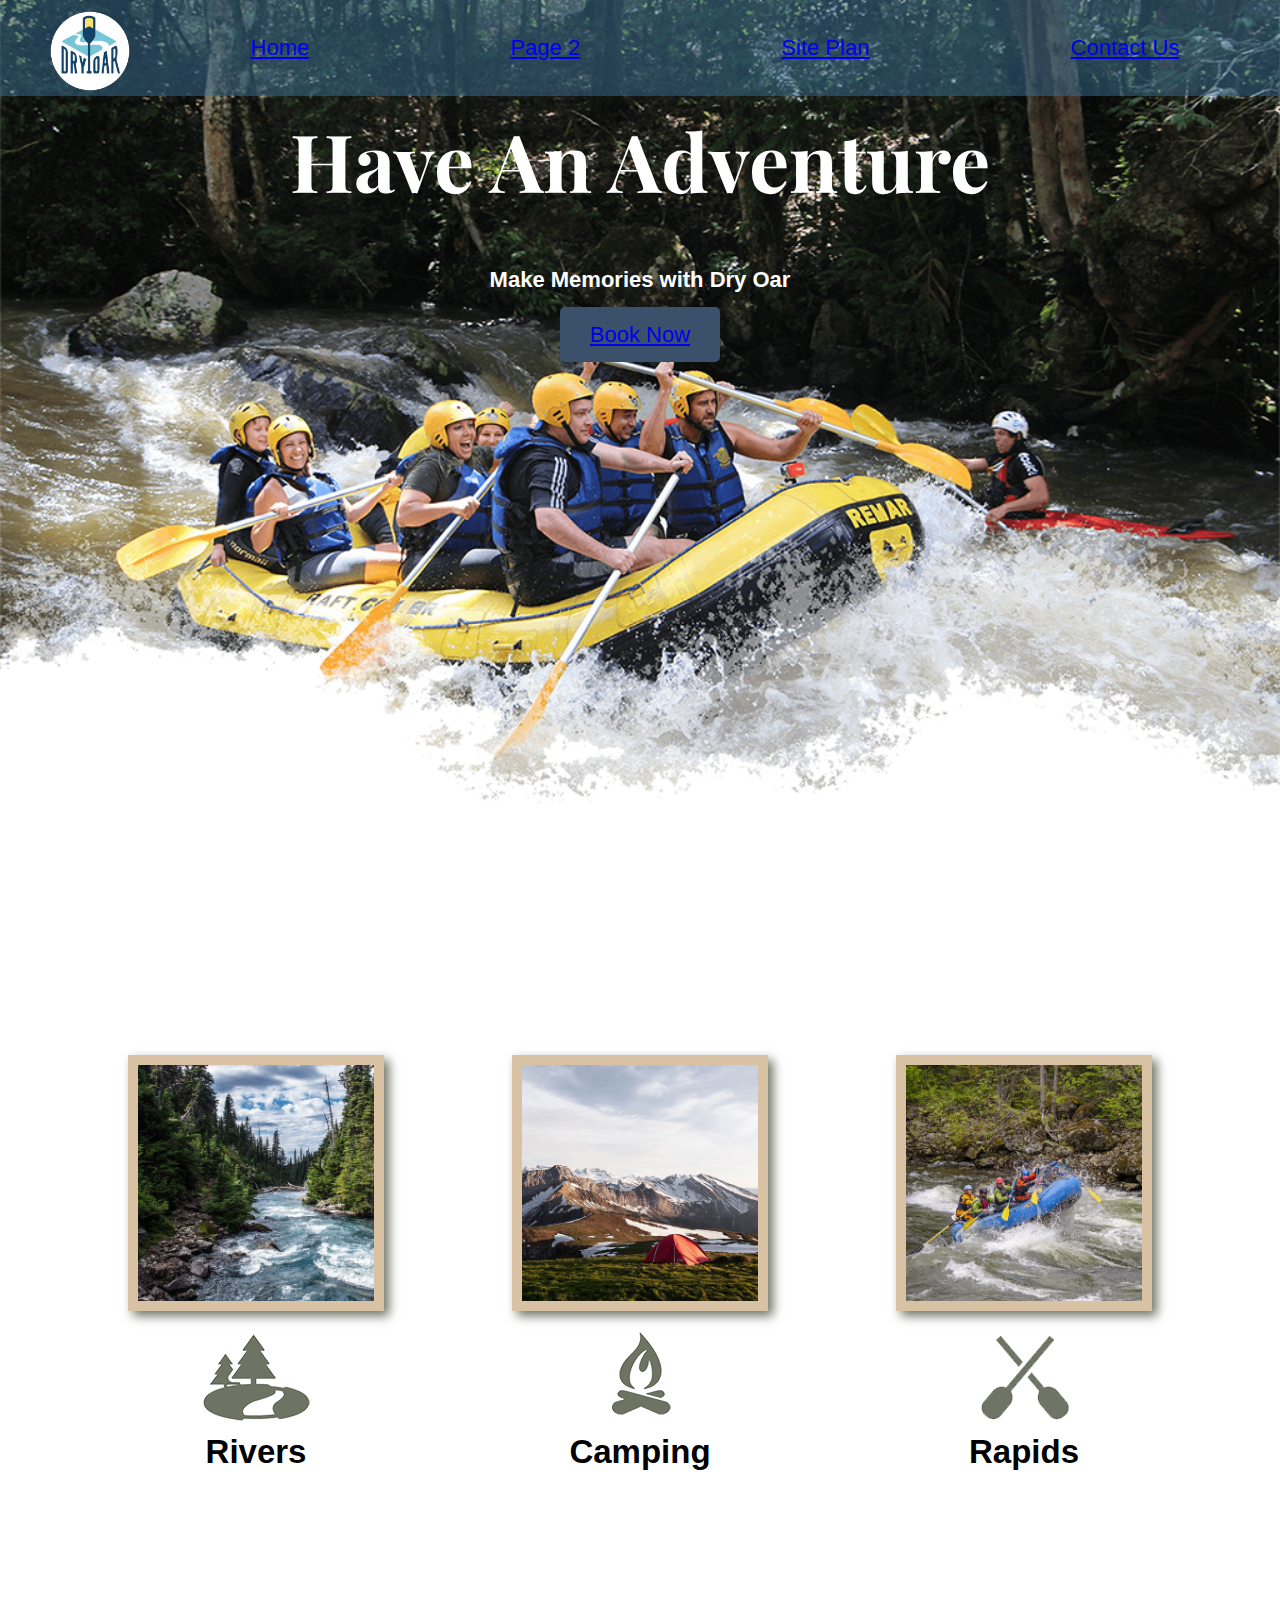
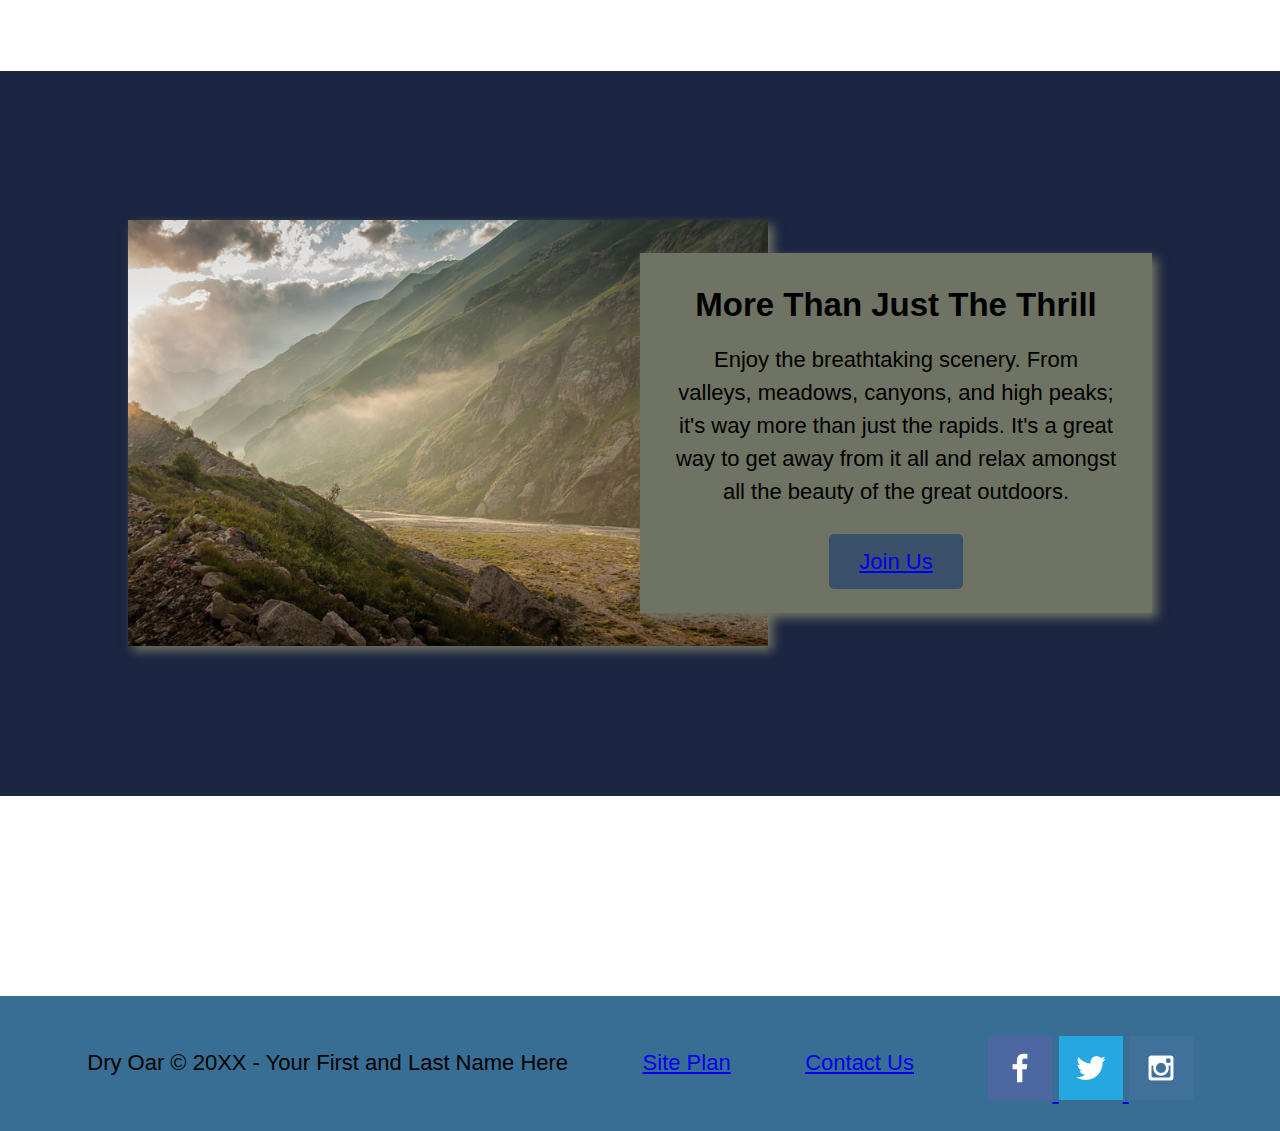
<file: index.html>
<!DOCTYPE html>
<html lang="en">

<head>
  <meta charset="UTF-8">
  <meta name="viewport" content="width=device-width, initial-scale=1.0">
  <title>Wacky White Water Rafting | Home</title>

  <Link rel="stylesheet" href="./styles/style.css">
</head>

<body>
  <div id="content">
    <header>
      <a id="logo_link" href="index.html">
        <img class="logo" src="images/logo.png" alt="Dry Oar Logo" id="logo-link-img">
      </a>
      <nav>
        <a href="index.html">Home</a>
        <a href="#">Page 2</a>
        <a href="site-plan-rafting.html">Site Plan</a>
        <a href="contactus.html">Contact Us</a>
      </nav>
    </header>
    <div id="hero">
      <div id="hero-box">
        <img id="hero-img" src="images/hero.png" alt="People enjoying white water rafting">
      </div>
      <section id="hero-msg">
        <h1 class="home-title">Have An Adventure</h1>
        <h4>Make Memories with Dry Oar</h4>
        <div class="button-box">
          <a class="book" href="rates.html">Book Now</a>
        </div>
      </section>
    </div>
    <main class="home-grid">
      <section class="rivers-card">
        <img class="card-img" src="images/rivers.jpg" alt="river in forest">
        <img class="icon" src="images/river_icon.png" alt="river icon">
        <h2>Rivers</h2>
      </section>
      <section class="camping-card">
        <img class="card-img" src="images/camping.jpg" alt="tent in mountains">
        <img class="icon" src="images/fire_icon.png" alt="fire icon">
        <h2>Camping</h2>
      </section>
      <section class="rapids-card">
        <img class="card-img" src="images/rapids.jpg" alt="rafting boat">
        <img class="icon" src="images/oars.png" alt="oars icon">
        <h2>Rapids</h2>
      </section>
      <div id="background"></div>
      <img class="mountains" src="images/mountains.jpg" alt="Misty mountains">
      <section class="msg">
        <h2>More Than Just The Thrill</h2>
        <p>Enjoy the breathtaking scenery. From valleys, meadows, canyons, and high peaks; it's way more than just the
          rapids. It's a great way to get away from it all and relax amongst all the beauty of the great outdoors. </p>
        <a class='join' href="rivers.html">Join Us</a>
      </section>
    </main>
    <footer>
      <p>Dry Oar © 20XX - Your First and Last Name Here</p>
      <p><a href="site-plan-rafting.html">Site Plan</a></p>
      <p><a href="contactus.html">Contact Us</a></p>
      <div class="social">
        <a href="https://facebook.com" target="_blank">
          <img src="images/facebook.png" alt="fb icon">
        </a>
        <a href="https://twitter.com" target="_blank">
          <img src="images/twitter.png" alt="twitter icon">
        </a>
        <a href="https://instagram.com" target="_blank">
          <img src="images/instagram.png" alt="instagram icon">
        </a>
      </div>
    </footer>

  </div>
</body>

</html>
</file>
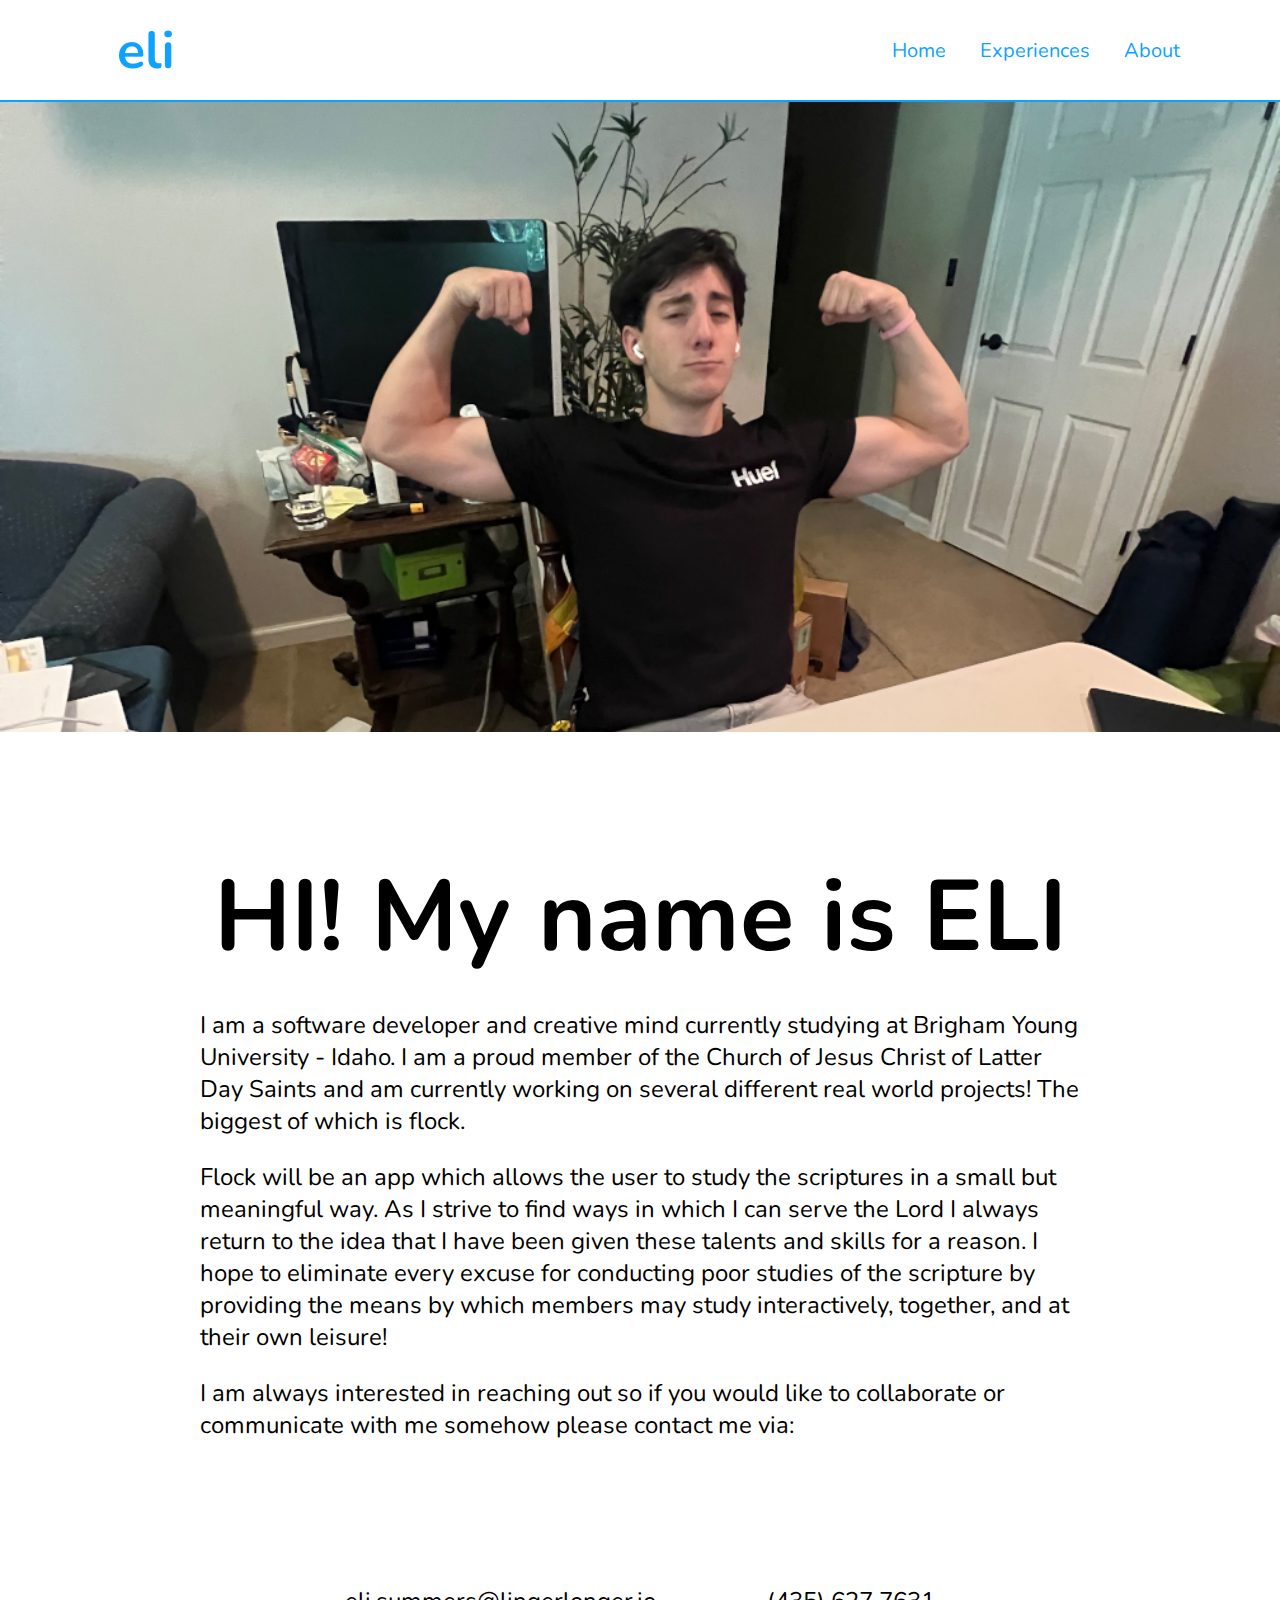
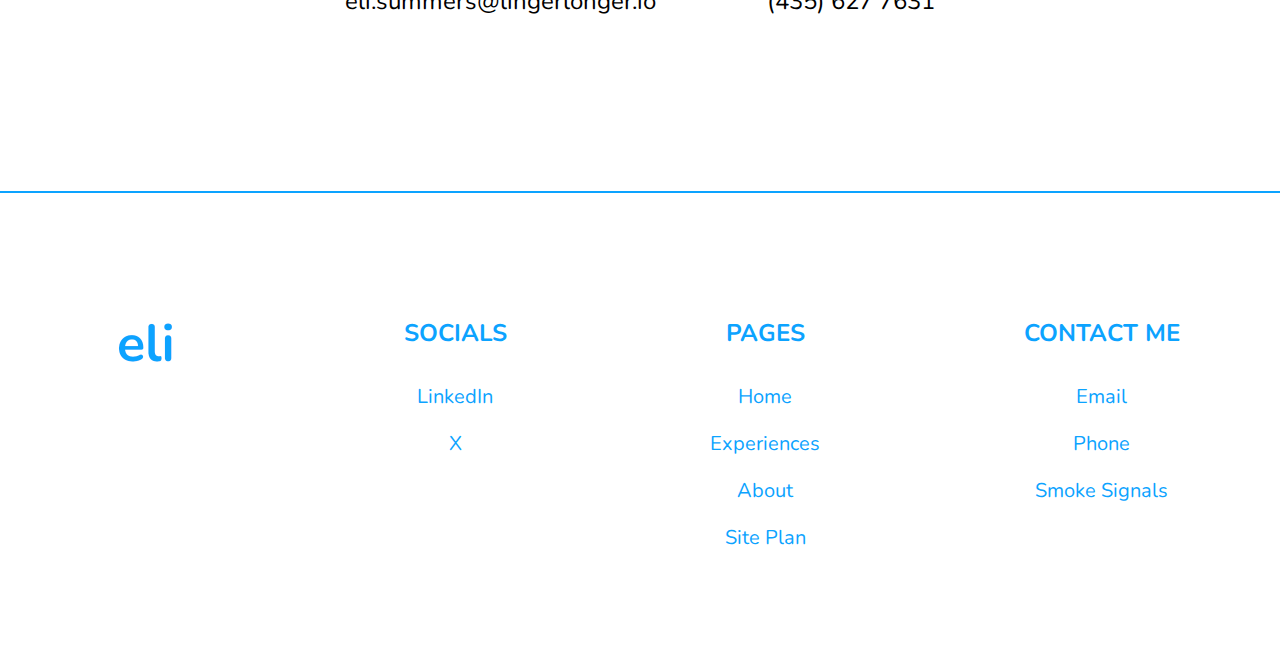
<file: portfolio/index.html>
<!DOCTYPE html>
<html>
<head>
  <meta charset="UTF-8">
  <meta name="viewport" content="width=device-width, initial-scale=1.0">
  <title>Eli Summers | Home</title>

  <link rel="stylesheet" href="./styles/styles.css" />
  <link rel="stylesheet" href="./styles/home.css" />
</head>
<body>
  <header>
    <a class="site-logo" href="./index.html">
      <img src="./images/logo.png" alt="Logo" />
    </a>
    <nav>
      <a href="./index.html">Home</a>
      <a href="./experiences.html">Experiences</a>
      <a href="./about.html">About</a>
    </nav>
  </header>
  <main>
    <div class="landing">
      <img src="./images/eli1.png" alt="Landing" />
    </div>

    <section class="home-info-block">
      <h1>HI! My name is ELI</h1>
      <p>I am a software developer and creative mind currently studying at Brigham Young University - Idaho. I am a proud member of the Church of Jesus Christ of Latter Day Saints and am currently working on several different real world projects! The biggest of which is flock.</p>
      <p>Flock will be an app which allows the user to study the scriptures in a small but meaningful way. As I strive to find ways in which I can serve the Lord I always return to the idea that I have been given these talents and skills for a reason. I hope to eliminate every excuse for conducting poor studies of the scripture by providing the means by which members may study interactively, together, and at their own leisure!</p>
      <p>I am always interested in reaching out so if you would like to collaborate or communicate with me somehow please contact me via:</p>
    </section>

    <section class="busy-work-section">
      <div class="home-contact-block">
        <p>eli.summers@lingerlonger.io</p>
        <p>(435) 627 7631</p>
      </div>
    </section>
  </main>
  <footer>
    <a class="footer-logo" href="./index.html">
      <img src="./images/logo.png" alt="Logo" />
    </a>
    <div class="footer-col">
      <p>SOCIALS</p>
      <a href="https://www.linkedin.com/in/eli-summers-81483b183/" target="_blank">LinkedIn</a>
      <a href="https://x.com/elsumme" target="_blank">X</a>
    </div>
    <div class="footer-col">
      <p>PAGES</p>
      <a href="./index.html">Home</a>
      <a href="./experiences.html">Experiences</a>
      <a href="./about.html">About</a>
      <a href="./site-plan.html">Site Plan</a>
    </div>
    <div class="footer-col">
      <p>CONTACT ME</p>
      <a href="https://mail.google.com" target="_blank">Email</a>
      <a href="https://www.wikihow.com/Use-a-Cell-Phone" target="_blank">Phone</a>
      <a href="https://en.wikipedia.org/wiki/Smoke_Signals_(film)" target="_blank">Smoke Signals</a>
    </div>
  </footer>
</body>
</html>
</file>
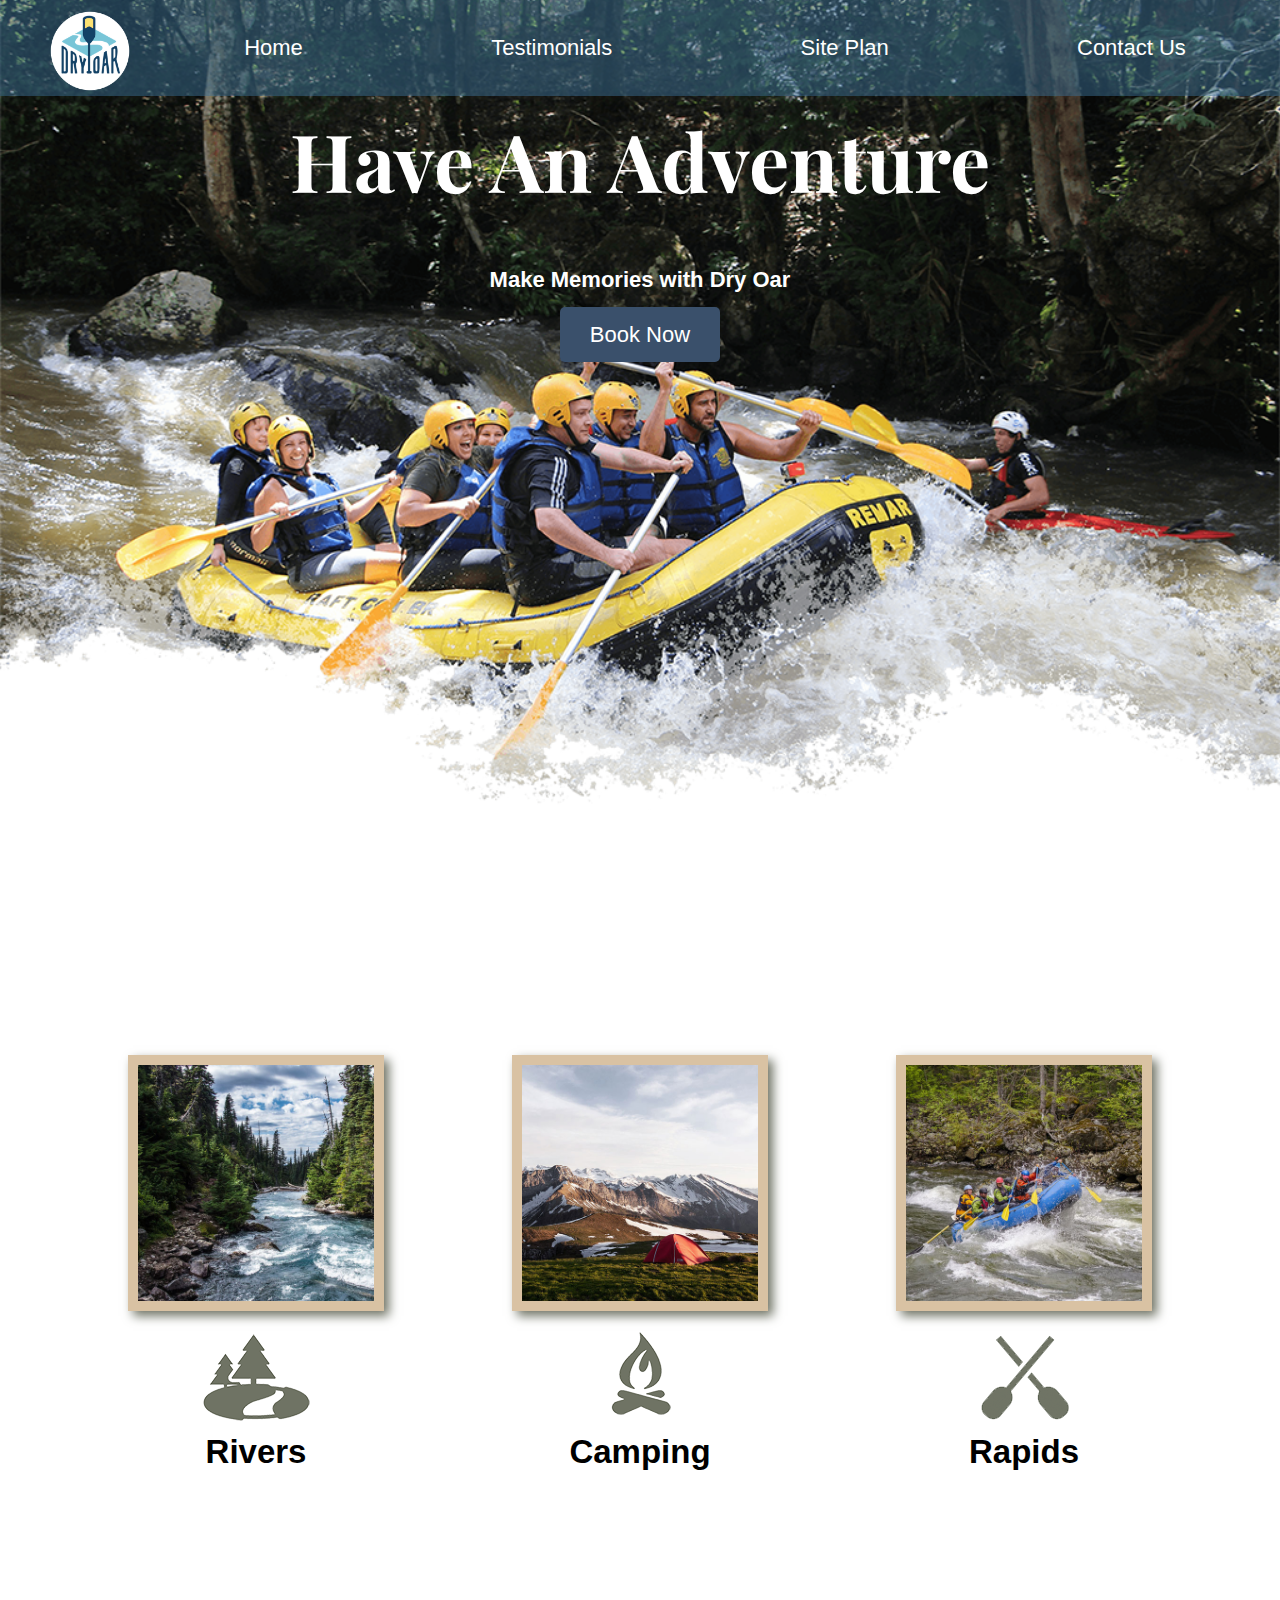
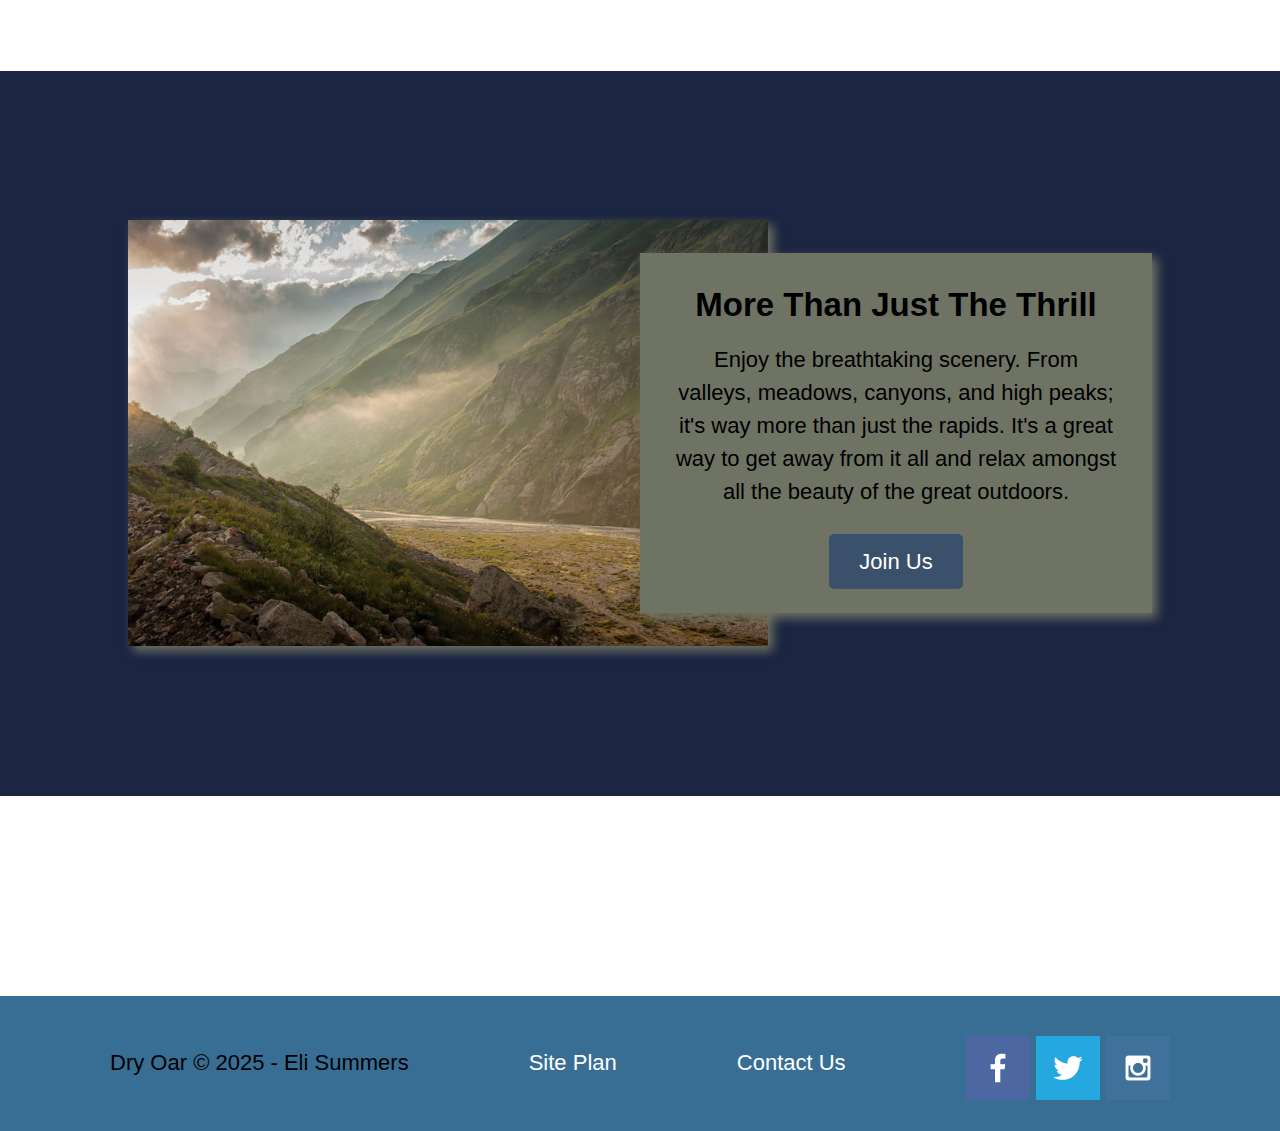
<file: wrr/index.html>
<!DOCTYPE html>
<html lang="en">

<head>
  <meta charset="UTF-8">
  <meta name="viewport" content="width=device-width, initial-scale=1.0">
  <title>Wacky White Water Rafting | Home</title>

  <Link rel="stylesheet" href="./styles/style.css">
</head>

<body>
  <div id="content">
    <header>
      <a id="logo_link" href="index.html">
        <img class="logo" src="images/logo.png" alt="Dry Oar Logo" id="logo-link-img">
      </a>
      <nav>
        <a href="index.html">Home</a>
        <a href="testimonials.html">Testimonials</a>
        <a href="site-plan-rafting.html">Site Plan</a>
        <a href="contactus.html">Contact Us</a>
      </nav>
    </header>
    <div id="hero">
      <div id="hero-box">
        <img id="hero-img" src="images/hero.png" alt="People enjoying white water rafting">
      </div>
      <section id="hero-msg">
        <h1 class="home-title">Have An Adventure</h1>
        <h4>Make Memories with Dry Oar</h4>
        <div class="button-box">
          <a class="book" href="rates.html">Book Now</a>
        </div>
      </section>
    </div>
    <main class="home-grid">
      <section class="rivers-card">
        <img class="card-img" src="images/rivers.jpg" alt="river in forest">
        <img class="icon" src="images/river_icon.png" alt="river icon">
        <h2>Rivers</h2>
      </section>
      <section class="camping-card">
        <img class="card-img" src="images/camping.jpg" alt="tent in mountains">
        <img class="icon" src="images/fire_icon.png" alt="fire icon">
        <h2>Camping</h2>
      </section>
      <section class="rapids-card">
        <img class="card-img" src="images/rapids.jpg" alt="rafting boat">
        <img class="icon" src="images/oars.png" alt="oars icon">
        <h2>Rapids</h2>
      </section>
      <div id="background"></div>
      <img class="mountains" src="images/mountains.jpg" alt="Misty mountains">
      <section class="msg">
        <h2>More Than Just The Thrill</h2>
        <p>Enjoy the breathtaking scenery. From valleys, meadows, canyons, and high peaks; it's way more than just the
          rapids. It's a great way to get away from it all and relax amongst all the beauty of the great outdoors. </p>
        <a class='join' href="rivers.html">Join Us</a>
      </section>
    </main>
    <footer>
      <p>Dry Oar © 2025 - Eli Summers</p>
      <p><a href="site-plan-rafting.html">Site Plan</a></p>
      <p><a href="contactus.html">Contact Us</a></p>
      <div class="social">
        <a href="https://facebook.com" target="_blank">
          <img src="images/facebook.png" alt="fb icon">
        </a>
        <a href="https://twitter.com" target="_blank">
          <img src="images/twitter.png" alt="twitter icon">
        </a>
        <a href="https://instagram.com" target="_blank">
          <img src="images/instagram.png" alt="instagram icon">
        </a>
      </div>
    </footer>

  </div>
</body>

</html>
</file>
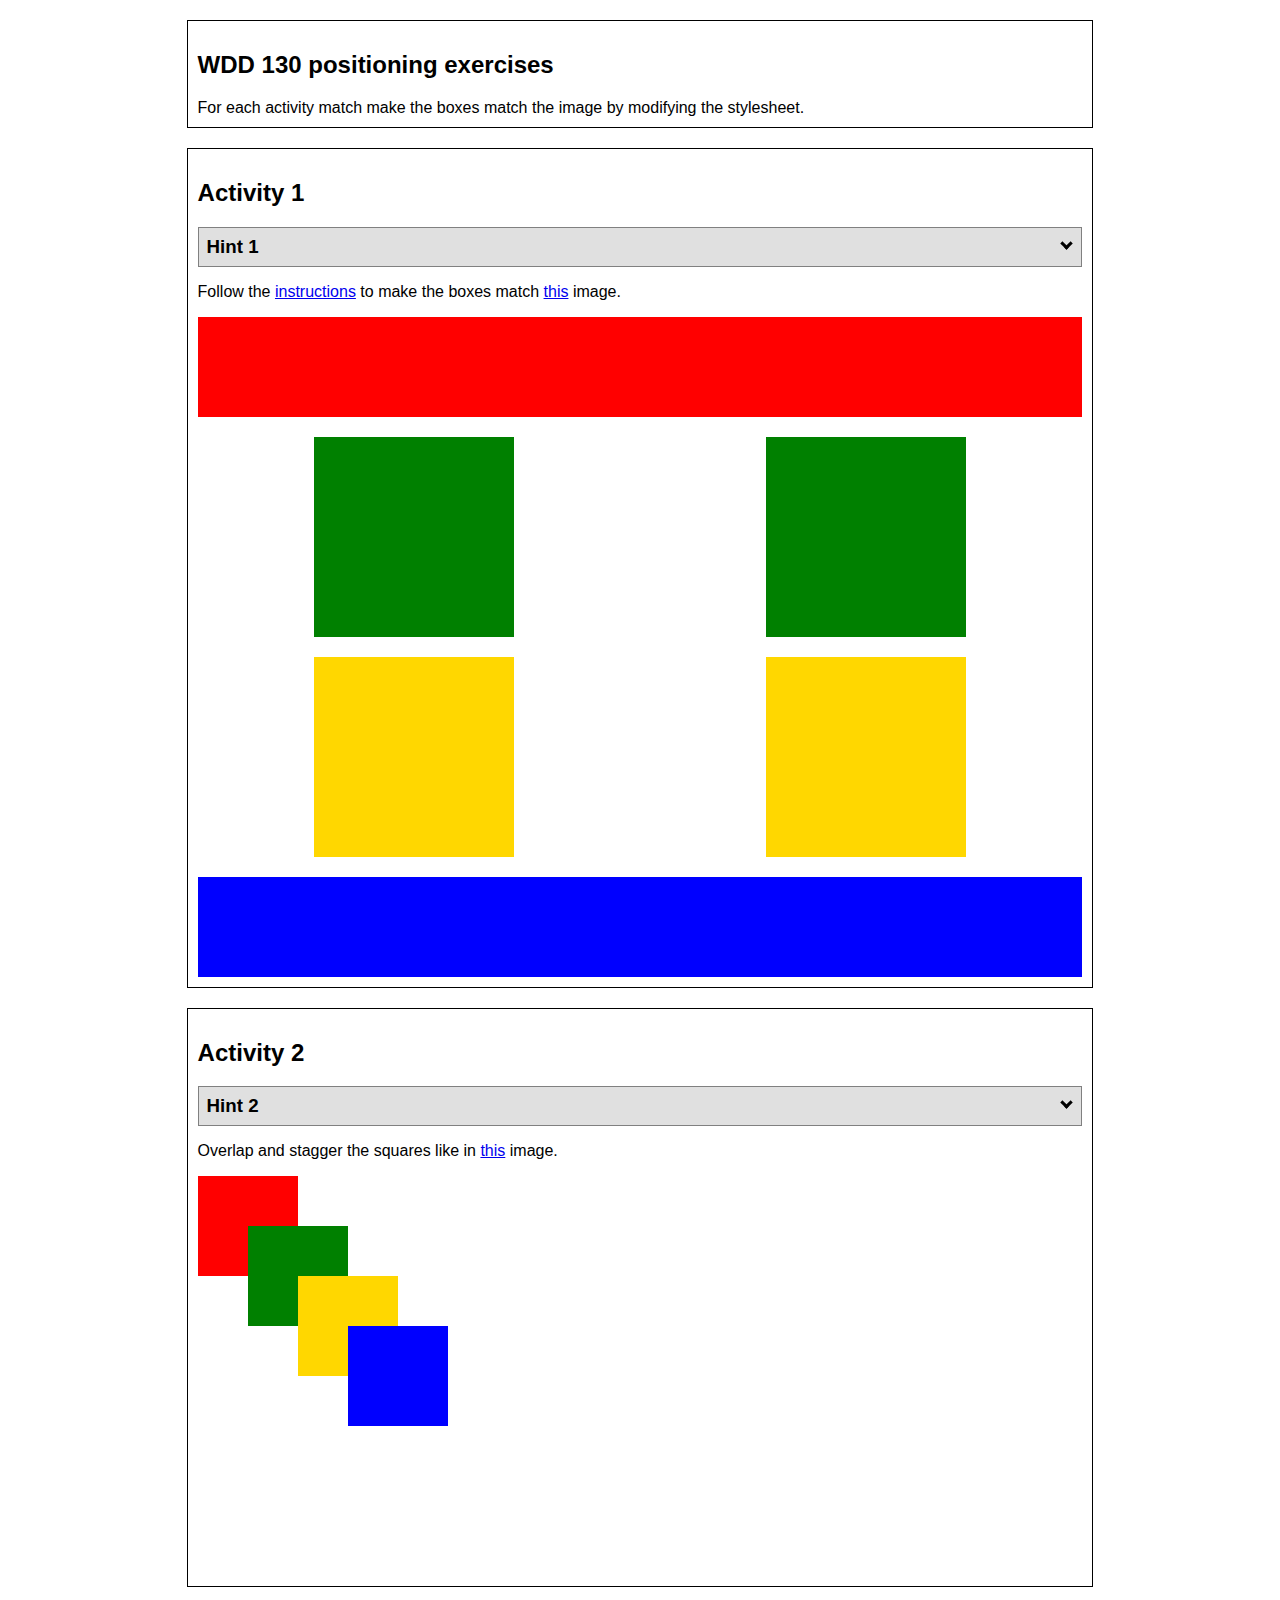
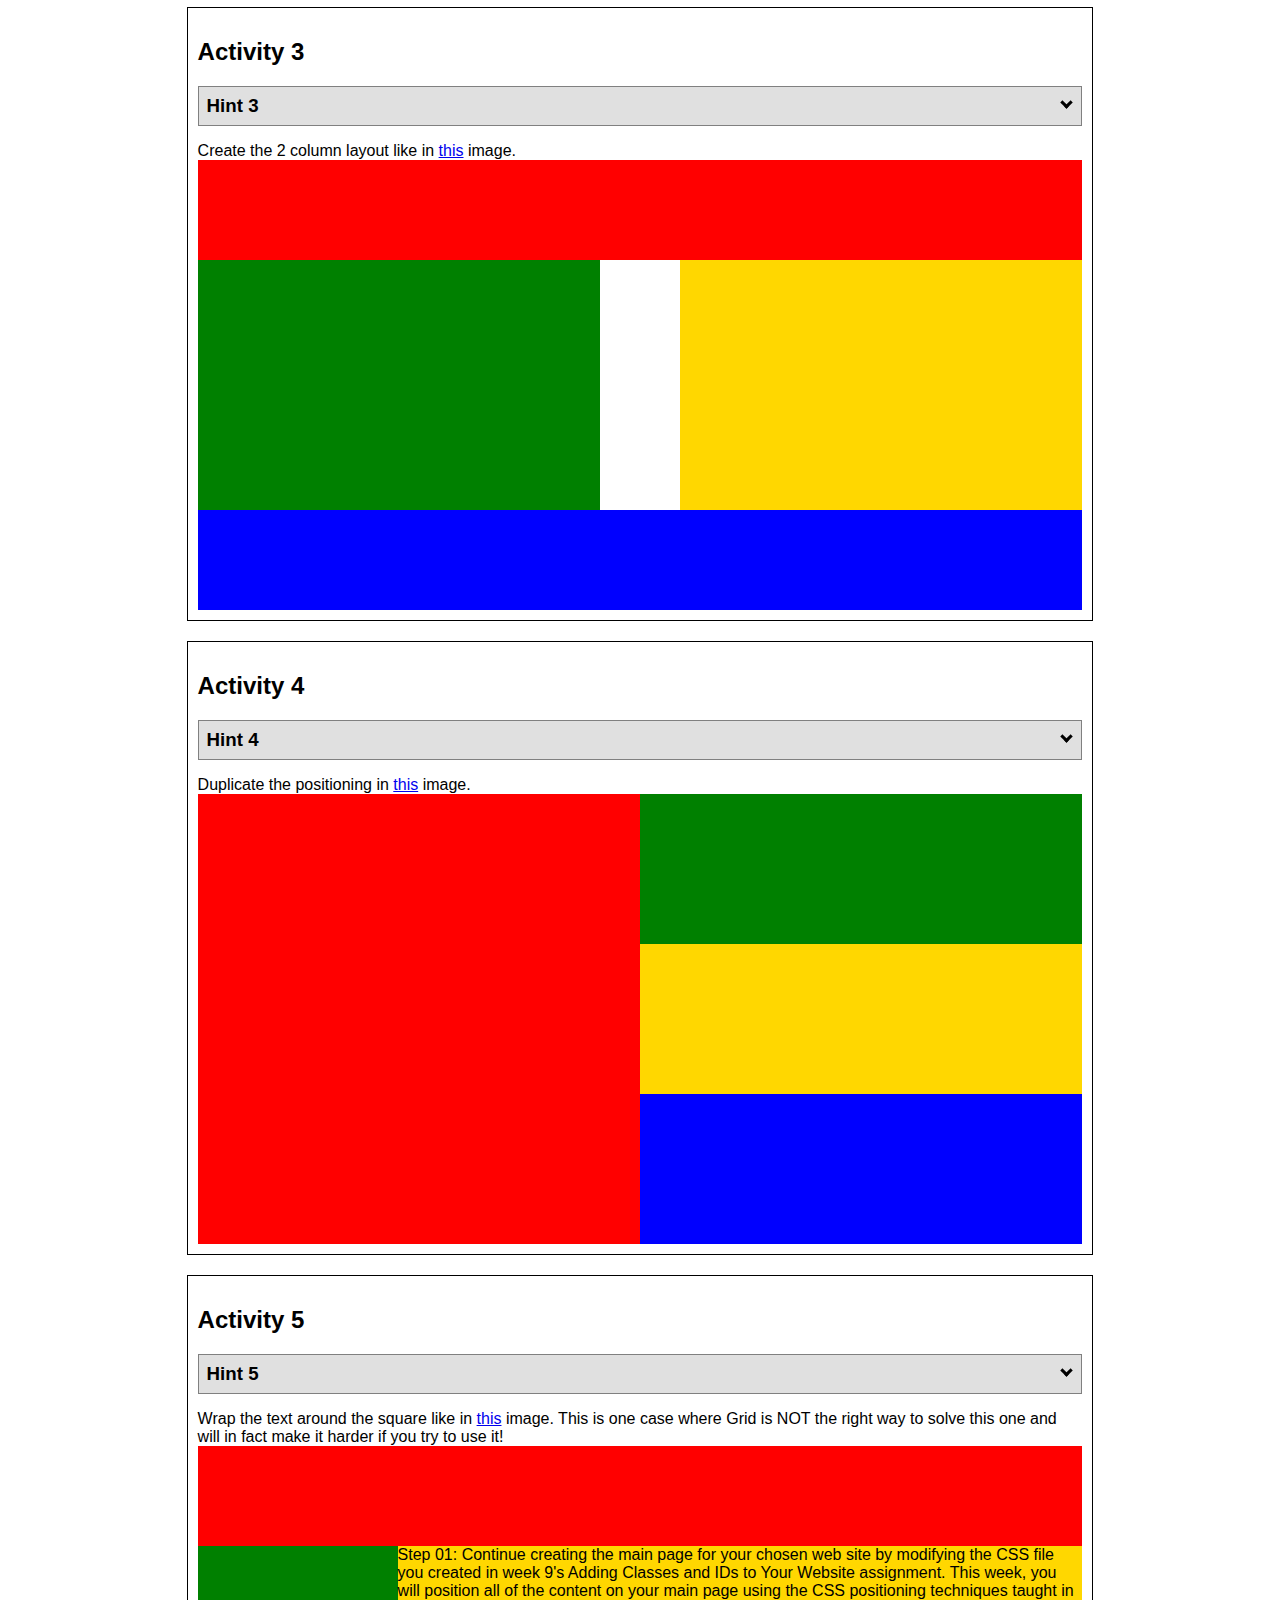
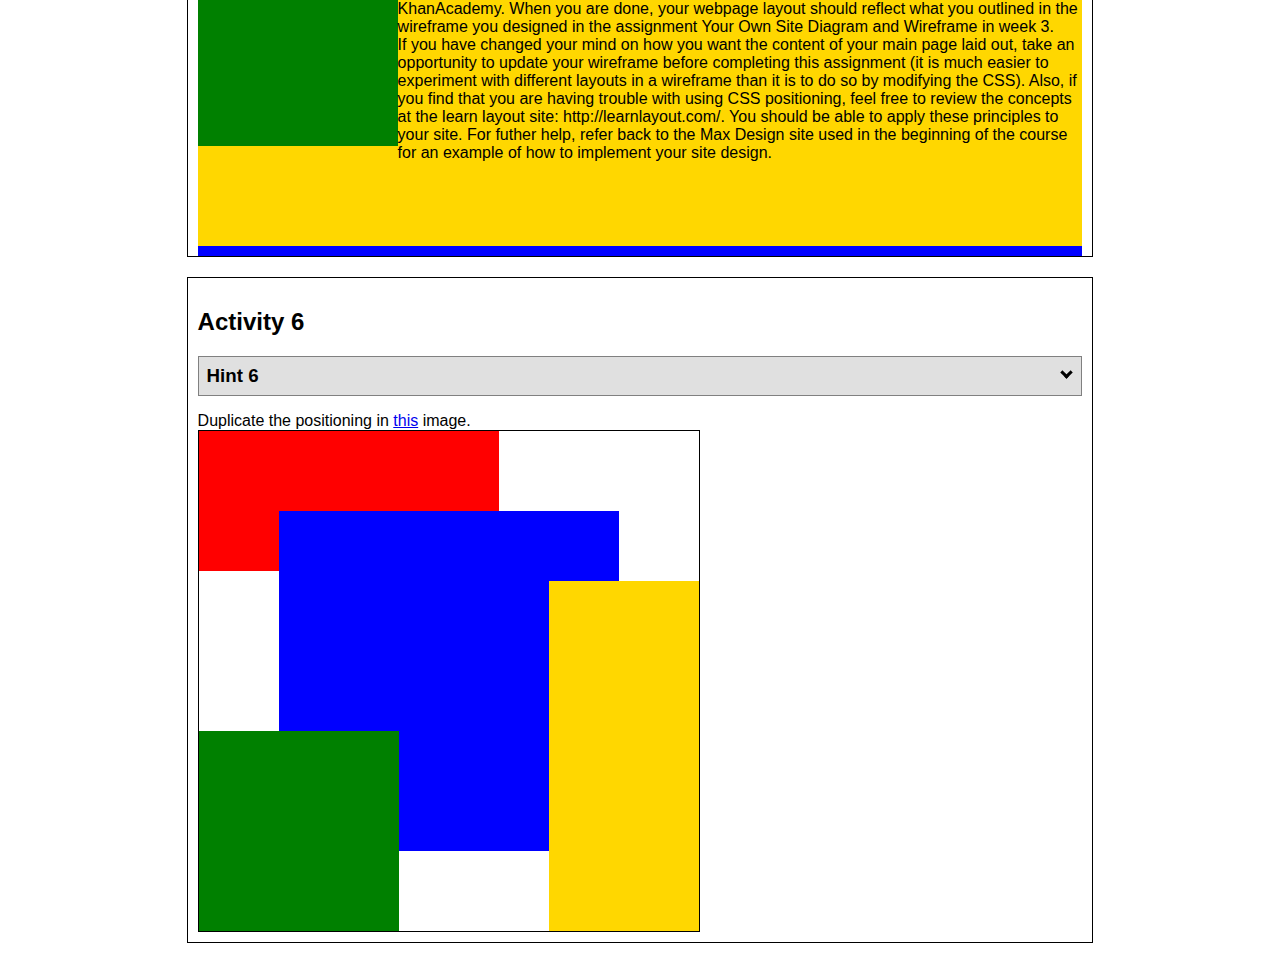
<file: positioning.html>
<!DOCTYPE html>
<html lang="en">
  <head>
    <!-- HTML - Name: positioning.html -->
    <title>Positioning Activity</title>
    <link rel="stylesheet" type="text/css" href="positionstyles.css" />
  </head>
  <body>
    <div class="activity">
      <h2>WDD 130 positioning exercises</h2>
      For each activity match make the boxes match the image by modifying the stylesheet.</div>
    <div class="activity">
      <h2>Activity 1</h2>
      <section class="hint"><input type="checkbox" ><i></i> <h3>Hint 1</h3><div><p>Check out the <a href="https://byui-wdd.github.io/wdd130/activities/w06-css-positioning.html" target="_blank">activity instructions</a> in Ilearn!</p></div></section>
      <p>Follow the <a href="https://byui-wdd.github.io/wdd130/activities/w06-css-positioning.html" target="_blank">instructions</a> to make the boxes match  <a href="https://byui-wdd.github.io/wdd130/images/example1.png" target="_blank">this</a> image.</p>
      <div class="content1" >
        <div class="red1" ></div>
        <div class="green1" ></div>
        <div class="green1" ></div>
        <div class="yellow1"></div>
        <div class="yellow1"></div>
        <div class="blue1"></div>
      </div>
    </div>
    <div class="activity">
      <h2>Activity 2</h2>
      <section class="hint"><input type="checkbox" > <h3>Hint 2</h3><i></i><div>
      <ul>
      <li>grid-template-columns: 50px 50px 50px 50px 50px </li></ul></div></section>
      <p>Overlap and stagger the squares like in <a href="https://byui-wdd.github.io/wdd130/images/example2.png" target="_blank">this</a> image.</p>
      <div class="content2" >
        <div class="red2" ></div>
        <div class="green2" ></div>
        <div class="yellow2"></div>
        <div class="blue2"></div>
      </div>
    </div>
    <div class="activity">
      <h2>Activity 3</h2>
      <section class="hint"><input type="checkbox" > <h3>Hint 3</h3><i></i><div><p>This one is going to be best solved with CSS Grid. Remember to make the boxes the right width first...then start moving them around. </p><h4>Properties used:</h4><ul><li>display:grid;</li><li>grid-template-columns:</li><li>grid-column-gap:</li>
        <li>grid-column:</li>  </ul></div></section>
      Create the 2 column layout like in <a href="https://byui-wdd.github.io/wdd130/images/example3.png" target="_blank">this</a>  image.
      <div class="content3" >
        <div class="red3" ></div>
        <div class="green3" ></div>
        <div class="yellow3"></div>
        <div class="blue3"></div>
      </div>
    </div>
    <div class="activity">
      <h2>Activity 4</h2>
      <section class="hint"><input type="checkbox" > <h3>Hint 4</h3><i></i><div><p>For the others we have been primarily concerned with width. For this one you will need to adjust height as well. </p><h4>Properties used:</h4><ul><li>display:grid;</li><li>grid-template-columns:</li><li>grid-row:</li></ul></div></section>
      Duplicate the positioning in <a href="https://byui-wdd.github.io/wdd130/images/example4.png" target="_blank">this</a> image. 
      <div class="content4" >
        <div class="red4" ></div>
        <div class="right">
          <div class="green4" ></div>
          <div class="yellow4"></div>
          <div class="blue4"></div>
        </div>
      </div>
    </div>

    <div class="activity">
      <h2>Activity 5</h2>
      <section class="hint"><input type="checkbox" > <h3>Hint 5</h3><i></i><div><p>Grid is <strong>not</strong> the right way to do this.  In fact there is only one way to really do that...and that is with float. Remember that we float the thing we want the text to wrap around.  Also remember to start by making all the shapes the right size and shape.</p><h4>Properties used:</h4><ul><li>float: left;</li></ul></div></section>
      Wrap the text around the square like in <a href="https://byui-wdd.github.io/wdd130/images/example5.png" target="_blank">this</a> image. This is one case where Grid is NOT the right way to solve this one and will in fact make it harder if you try to use it!
      <div class="content5" >
        <div class="red5" ></div>
        <div class="yellow5">
          <div class="green5" ></div>
          Step 01: Continue creating the main page for your chosen web site by modifying the CSS file you created in week 9's Adding Classes and IDs to Your Website assignment. This week, you will position all of the content on your main page using the CSS positioning techniques taught in KhanAcademy. When you are done, your webpage layout should reflect what you outlined in the wireframe you designed in the assignment Your Own Site Diagram and Wireframe in week 3. <br />
          If you have changed your mind on how you want the content of your main page laid out, take an opportunity to update your wireframe before completing this assignment (it is much easier to experiment with different layouts in a wireframe than it is to do so by modifying the CSS). Also, if you find that you are having trouble with using CSS positioning, feel free to review the concepts at the learn layout site: http://learnlayout.com/. You should be able to apply these principles to your site. For futher help, refer back to the Max Design site used in the beginning of the course for an example of how to implement your site design.
        </div>
        <div class="blue5"></div>
      </div>
    </div>
    <div class="activity">
      <h2>Activity 6</h2>
      <section class="hint"><input type="checkbox" > <h3>Hint 6</h3><i></i><div><p>This one is all about visualizing the grid behind the layout. If you are having a hard time doing that first: all the sizes are even multiples of 100, and second here is another example with the lines drawn: <a href="https://byui-wdd.github.io/wdd130/images/example6-hint.png" target="_blank">example 6 with lines</a>. For this one you will find it easiest if you use px for the column width. You can also use <kbd>z-index</kbd> to control the element layering.    </p><h4>Properties used:</h4><ul><li>display:grid;</li><li>grid-template-columns:</li><li>grid-column:</li><li>grid-row:</li><li><a href="https://www.w3schools.com/cssref/pr_pos_z-index.asp" target="_blank">z-index:</a></li></ul></div></section>
      Duplicate the positioning in <a href="https://byui-wdd.github.io/wdd130/images/example6.png" target="_blank">this</a> image.
      <div class="content6" >
        <div class="red6" ></div>
        <div class="blue6"></div>
        <div class="green6" ></div>
        <div class="yellow6"></div>
      </div>
    </div>
  </body>
</html>
</file>
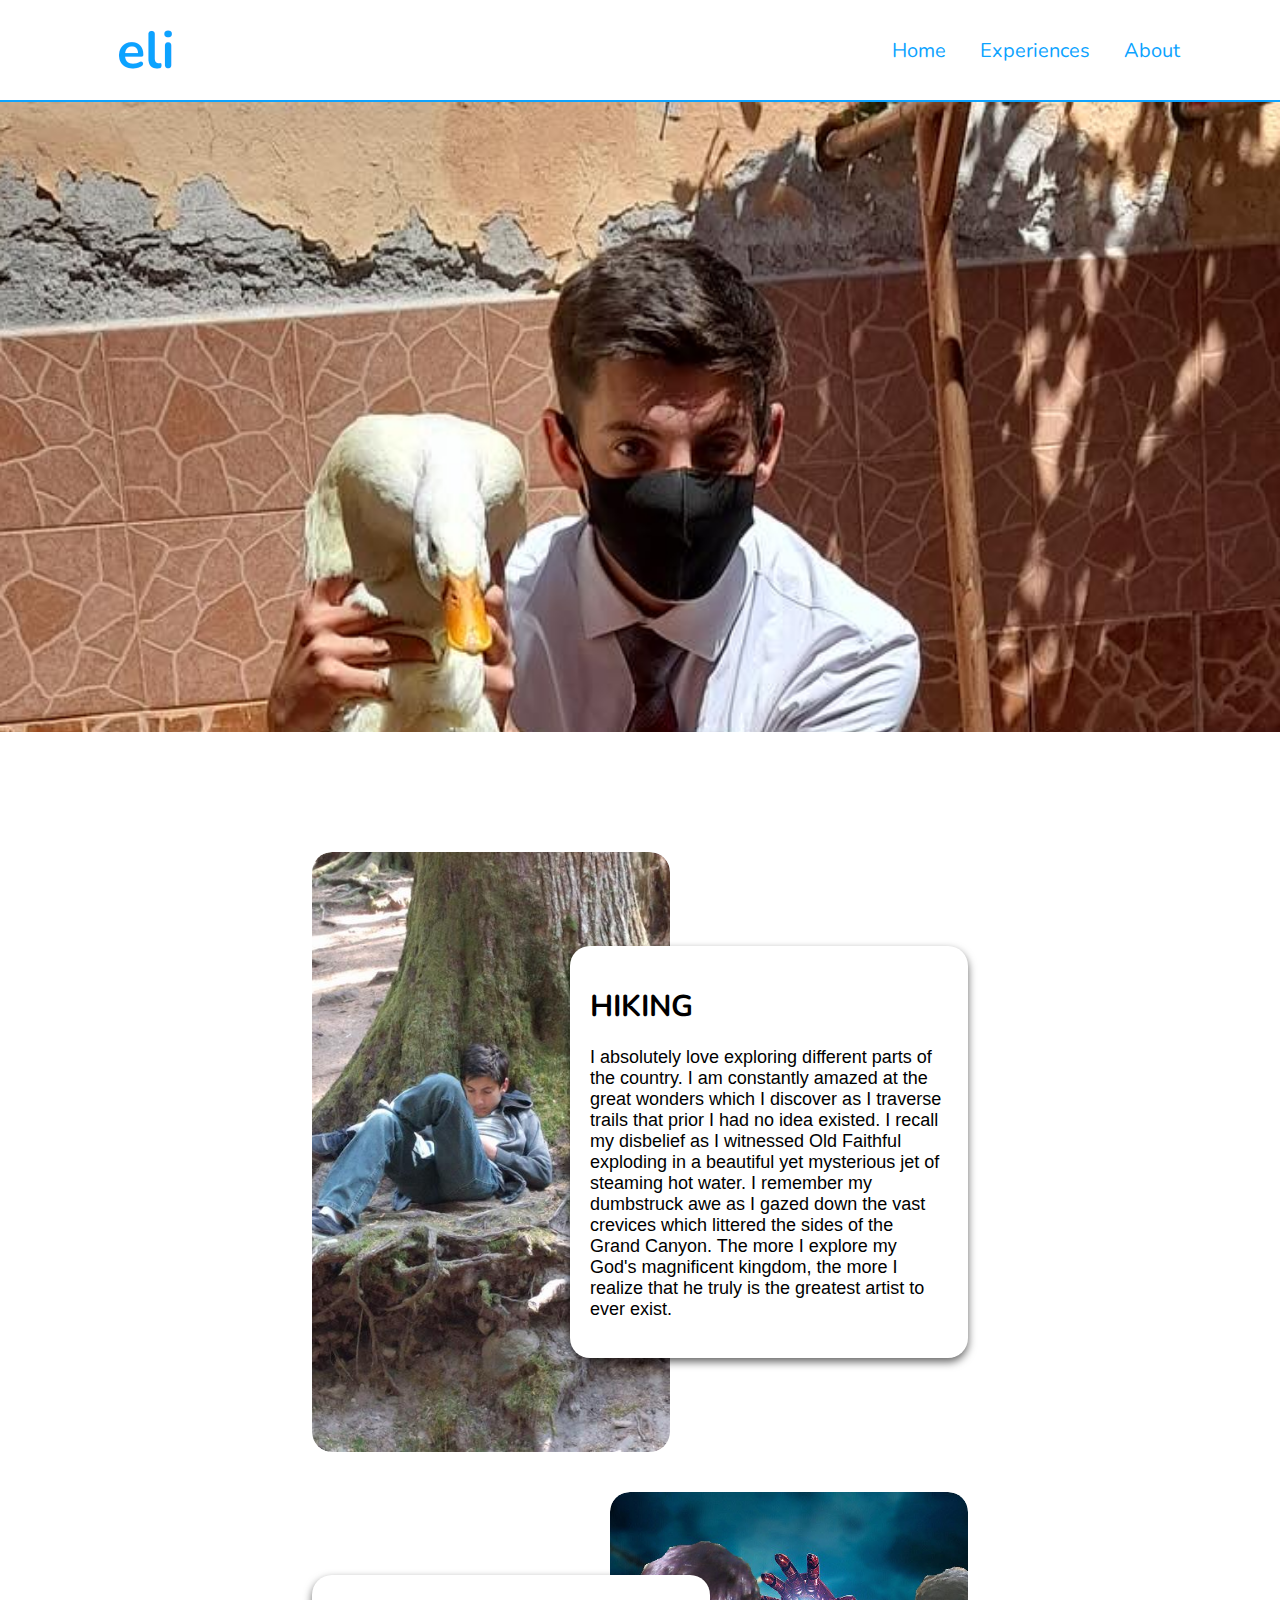
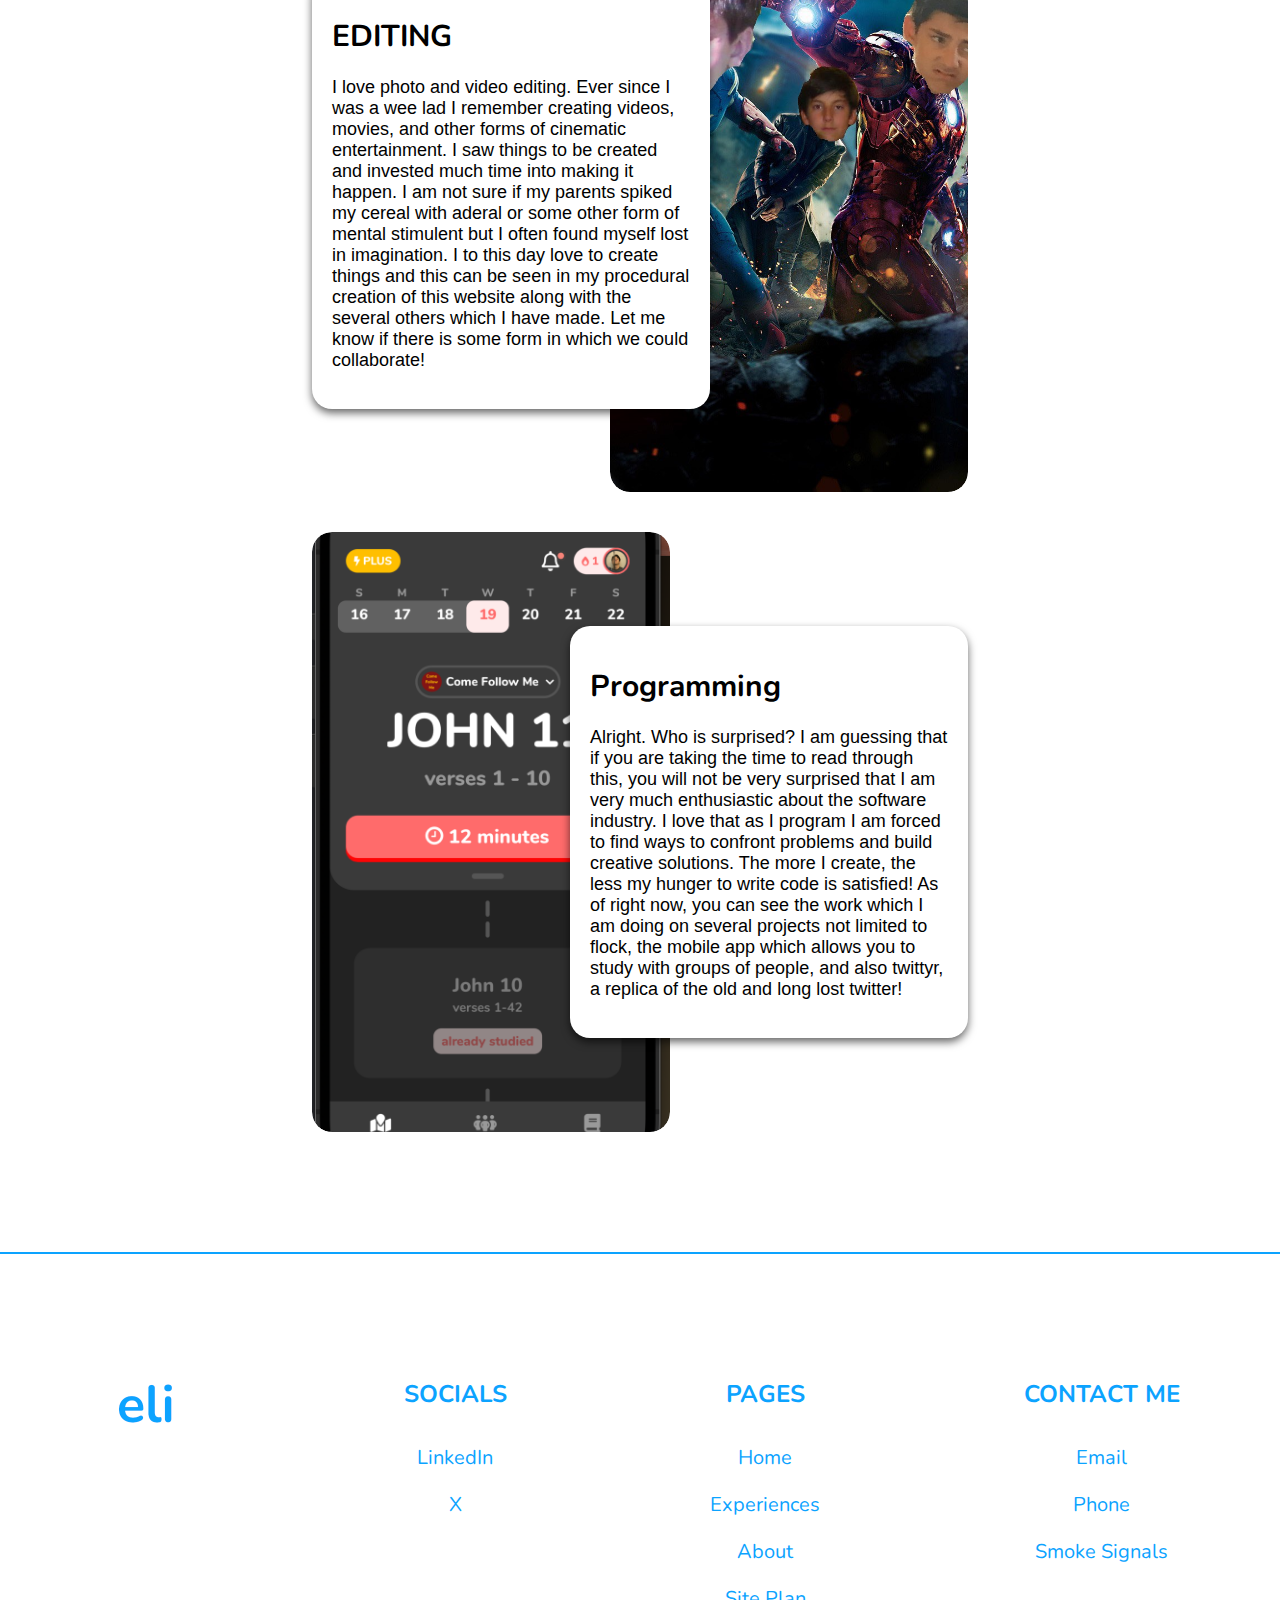
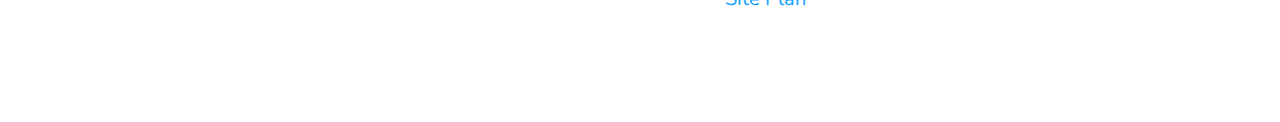
<file: portfolio/about.html>
<!DOCTYPE html>
<html>
<head>
  <meta charset="UTF-8">
  <meta name="viewport" content="width=device-width, initial-scale=1.0">
  <title>Eli Summers | About</title>

  <link rel="stylesheet" href="./styles/styles.css" />
  <link rel="stylesheet" href="./styles/about.css" />
</head>
<body>
  <header>
    <a class="site-logo" href="./index.html">
      <img src="./images/logo.png" alt="Logo" />
    </a>
    <nav>
      <a href="./index.html">Home</a>
      <a href="./experiences.html">Experiences</a>
      <a href="./about.html">About</a>
    </nav>
  </header>
  <main>
    <div class="landing">
      <img src="./images/eli.png" alt="Landing" />
      <h1>About me</h1>
    </div>

    <div class="main-body-content">
      <section class="about-container">
        <div class="about-img-container first-box">
          <img src="./images/personal-1.jpg" />
        </div>
        <div class="hobby-container first-img">
          <h1>HIKING</h1>
          <p>I absolutely love exploring different parts of the country. I am constantly amazed at the great wonders which I discover as I traverse trails that prior I had no idea existed. I recall my disbelief as I witnessed Old Faithful exploding in a beautiful yet mysterious jet of steaming hot water. I remember my dumbstruck awe as I gazed down the vast crevices which littered the sides of the Grand Canyon. The more I explore my God's magnificent kingdom, the more I realize that he truly is the greatest artist to ever exist.</p>
        </div>
      </section>

      <section class="about-container">
        <div class="hobby-container second-box">
          <h1>EDITING</h1>
          <p>I love photo and video editing. Ever since I was a wee lad I remember creating videos, movies, and other forms of cinematic entertainment. I saw things to be created and invested much time into making it happen. I am not sure if my parents spiked my cereal with aderal or some other form of mental stimulent but I often found myself lost in imagination. I to this day love to create things and this can be seen in my procedural creation of this website along with the several others which I have made. Let me know if there is some form in which we could collaborate!</p>
        </div>
        <div class="about-img-container second-img">
          <img src="./images/personal-2.jpg" />
        </div>
      </section>

      <section class="about-container">
        <div class="about-img-container first-box">
          <img src="./images/screen-1.png" />
        </div>
        <div class="hobby-container first-img">
          <h1>Programming</h1>
          <p>Alright. Who is surprised? I am guessing that if you are taking the time to read through this, you will not be very surprised that I am very much enthusiastic about the software industry. I love that as I program I am forced to find ways to confront problems and build creative solutions. The more I create, the less my hunger to write code is satisfied! As of right now, you can see the work which I am doing on several projects not limited to flock, the mobile app which allows you to study with groups of people, and also twittyr, a replica of the old and long lost twitter!</p>
        </div>
      </section>
    </div>

  </main>
  <footer>
    <a class="footer-logo" href="./index.html">
      <img src="./images/logo.png" alt="Logo" />
    </a>
    <div class="footer-col">
      <p>SOCIALS</p>
      <a href="https://www.linkedin.com/in/eli-summers-81483b183/" target="_blank">LinkedIn</a>
      <a href="https://x.com/elsumme" target="_blank">X</a>
    </div>
    <div class="footer-col">
      <p>PAGES</p>
      <a href="./index.html">Home</a>
      <a href="./experiences.html">Experiences</a>
      <a href="./about.html">About</a>
      <a href="./site-plan.html">Site Plan</a>
    </div>
    <div class="footer-col">
      <p>CONTACT ME</p>
      <a href="https://mail.google.com" target="_blank">Email</a>
      <a href="https://www.wikihow.com/Use-a-Cell-Phone" target="_blank">Phone</a>
      <a href="https://en.wikipedia.org/wiki/Smoke_Signals_(film)" target="_blank">Smoke Signals</a>
    </div>
  </footer>
</body>
</html>
</file>
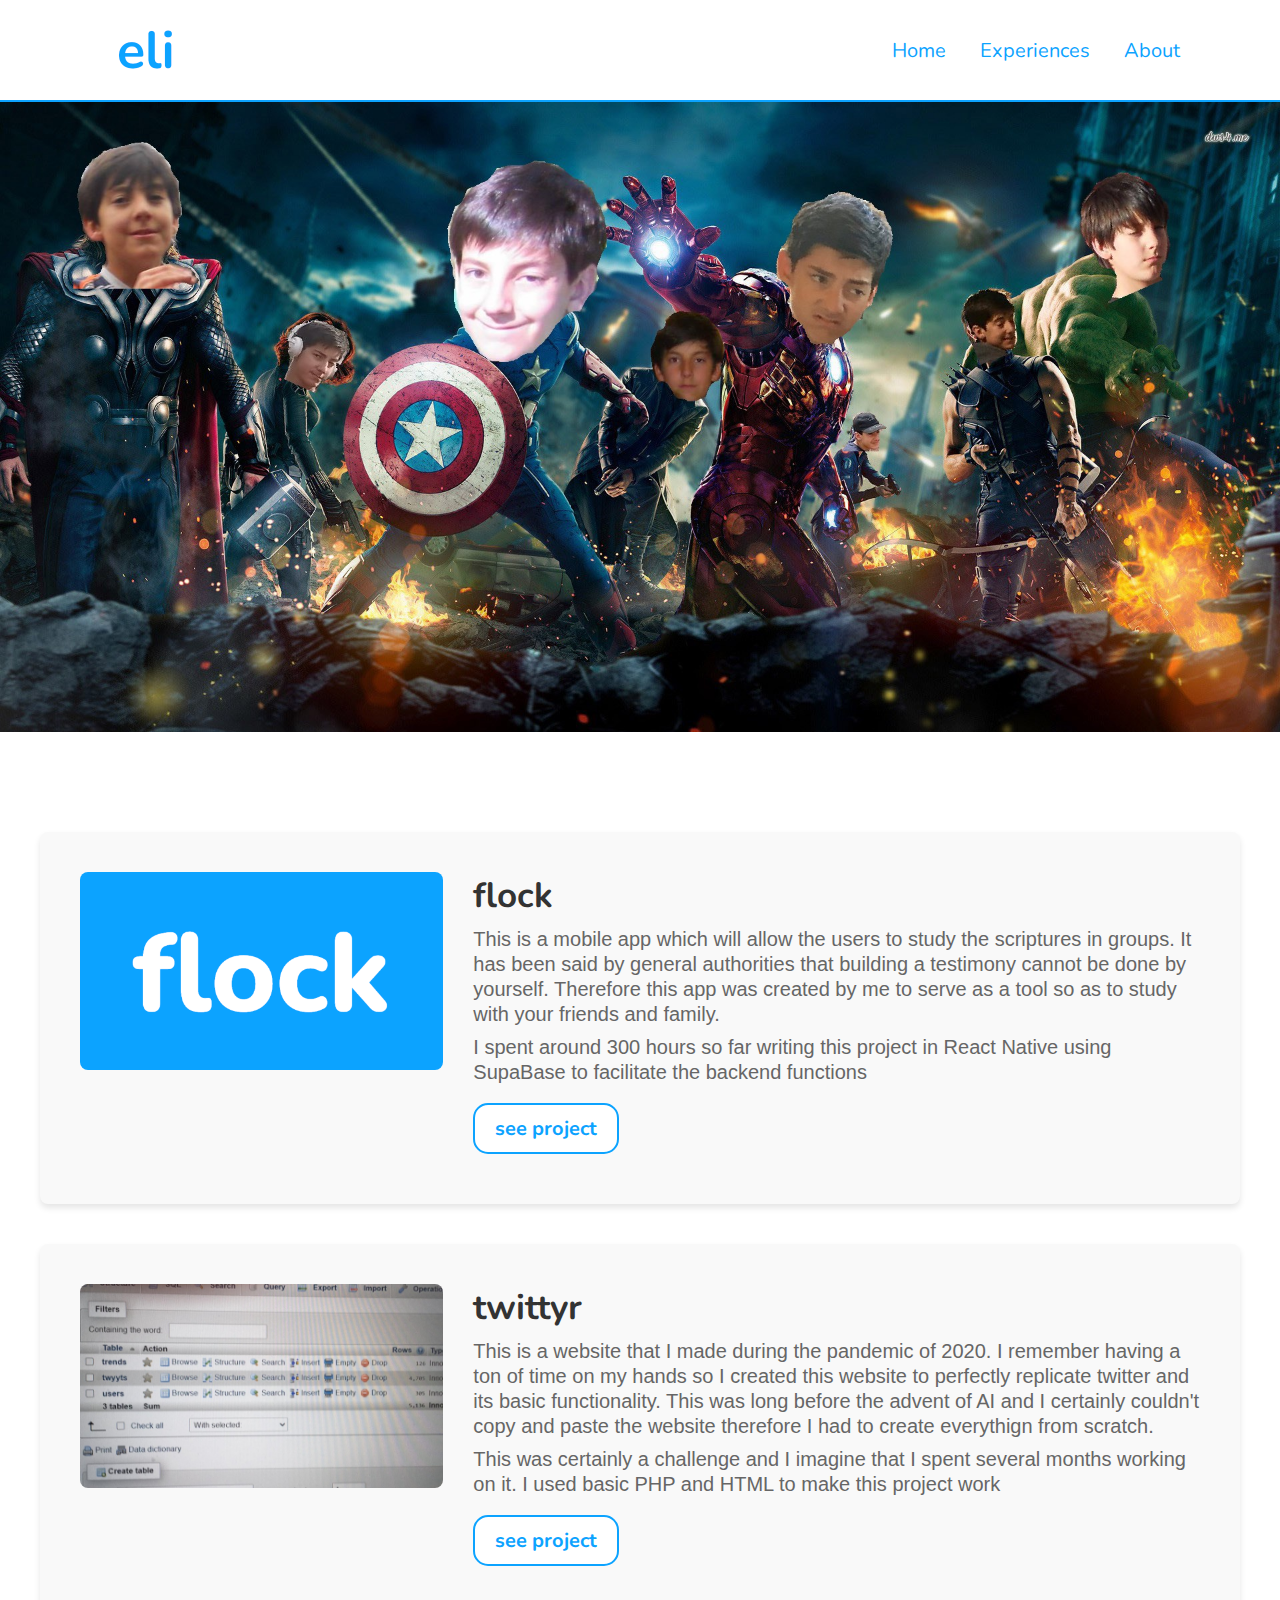
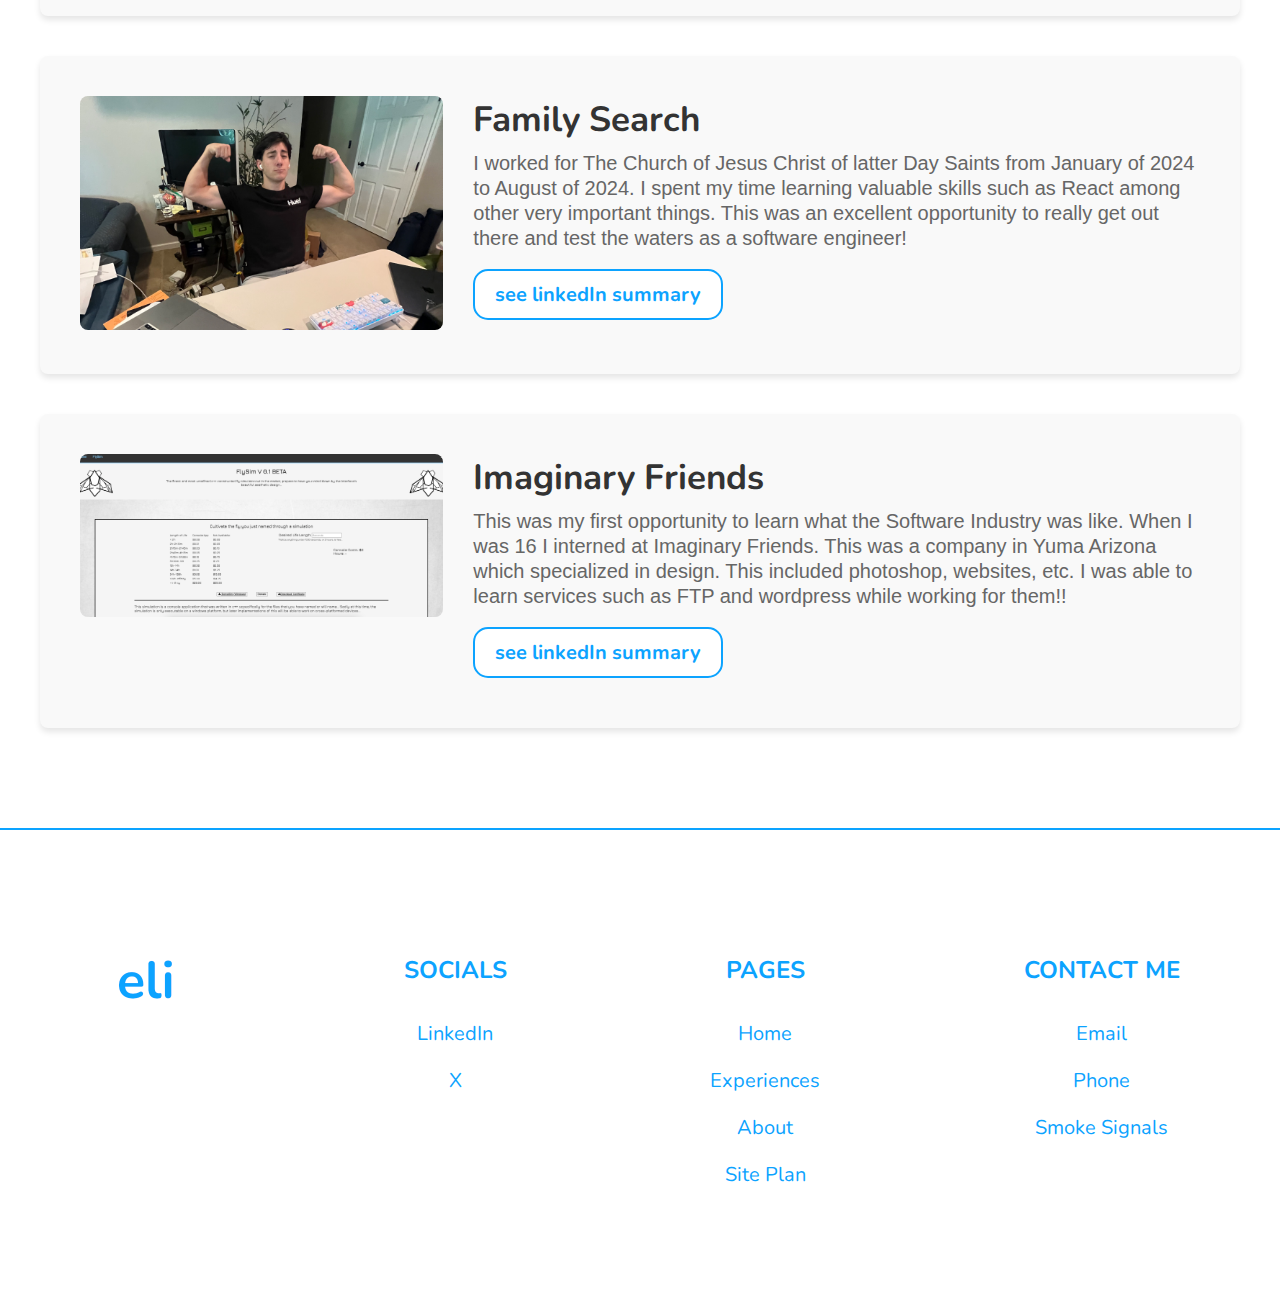
<file: portfolio/experiences.html>
<!DOCTYPE html>
<html>
<head>
  <meta charset="UTF-8">
  <meta name="viewport" content="width=device-width, initial-scale=1.0">
  <title>Eli Summers | Experience</title>

  <link rel="stylesheet" href="./styles/styles.css" />
  <link rel="stylesheet" href="./styles/experiences.css" />
</head>
<body>
  <header>
    <a class="site-logo" href="./index.html">
      <img src="./images/logo.png" alt="Logo" />
    </a>
    <nav>
      <a href="./index.html">Home</a>
      <a href="./experiences.html">Experiences</a>
      <a href="./about.html">About</a>
    </nav>
  </header>
  <main>
    <div class="landing">
      <img src="./images/personal-2.jpg" alt="Landing" />

      <h1>Work Experiences</h1>
      <h1>Personal Projects</h1>
    </div>

    <section class="experience-section">
      <div class="experience">
        <div class="img-container">
          <img class='modal-img' src="./images/flock.png"/>
        </div>
        <div class="experience-content">
          <h2>flock</h2>
          <p>This is a mobile app which will allow the users to study the scriptures in groups. It has been said by general authorities that building a testimony cannot be done by yourself. Therefore this app was created by me to serve as a tool so as to study with your friends and family.</p>
          <p>I spent around 300 hours so far writing this project in React Native using SupaBase to facilitate the backend functions</p>
          <button onclick="openInNewTab(`https://lingerlonger.io/`)">see project</button>
        </div>
      </div>

      <div class="experience">
        <div class="img-container">
          <img class='modal-img' src="./images/twittyr.jpeg"/>
        </div>
        <div class="experience-content">
          <h2>twittyr</h2>
          <p>This is a website that I made during the pandemic of 2020. I remember having a ton of time on my hands so I created this website to perfectly replicate twitter and its basic functionality. This was long before the advent of AI and I certainly couldn't copy and paste the website therefore I had to create everythign from scratch.</p>
          <p>This was certainly a challenge and I imagine that I spent several months working on it. I used basic PHP and HTML to make this project work</p>
          <button onclick="openInNewTab('https://github.com/NaNe3/twittyr/tree/main')">see project</button>
        </div>
      </div>

      <div class="experience">
        <div class="img-container">
          <img class='modal-img' src="./images/eli1.png"/>
        </div>
        <div class="experience-content">
          <h2>Family Search</h2>
          <p>I worked for The Church of Jesus Christ of latter Day Saints from January of 2024 to August of 2024. I spent my time learning valuable skills such as React among other very important things. This was an excellent opportunity to really get out there and test the waters as a software engineer!</p>
          <button onclick="openInNewTab('https://www.linkedin.com/in/eli-summers-81483b183/')">see linkedIn summary</button>
        </div>
      </div>

      <div class="experience">
        <div class="img-container">
          <img class='modal-img' src="./images/flySim.png"/>
        </div>
        <div class="experience-content">
          <h2>Imaginary Friends</h2>
          <p>This was my first opportunity to learn what the Software Industry was like. When I was 16 I interned at Imaginary Friends. This was a company in Yuma Arizona which specialized in design. This included photoshop, websites, etc. I was able to learn services such as FTP and wordpress while working for them!!</p>
          <button onclick="openInNewTab('https://www.linkedin.com/in/eli-summers-81483b183/')">see linkedIn summary</button>
          </div>
      </div>

    </section>
    <div id="myModal" class="modal">
      <span class="close">&times;</span>
      <img class="modal-content" id="img01">
      <div id="caption"></div>
    </div>
  </main>
  <footer>
    <a class="footer-logo" href="./index.html">
      <img src="./images/logo.png" alt="Logo" />
    </a>
    <div class="footer-col">
      <p>SOCIALS</p>
      <a href="https://www.linkedin.com/in/eli-summers-81483b183/" target="_blank">LinkedIn</a>
      <a href="https://x.com/elsumme" target="_blank">X</a>
    </div>
    <div class="footer-col">
      <p>PAGES</p>
      <a href="./index.html">Home</a>
      <a href="./experiences.html">Experiences</a>
      <a href="./about.html">About</a>
      <a href="./site-plan.html">Site Plan</a>
    </div>
    <div class="footer-col">
      <p>CONTACT ME</p>
      <a href="https://mail.google.com" target="_blank">Email</a>
      <a href="https://www.wikihow.com/Use-a-Cell-Phone" target="_blank">Phone</a>
      <a href="https://en.wikipedia.org/wiki/Smoke_Signals_(film)" target="_blank">Smoke Signals</a>
    </div>
  </footer>
  <script>
    function openInNewTab(url) {
      window.open(url, '_blank');
    }

    var modal = document.getElementById("myModal");
    var modalImg = document.getElementById("img01");
    var captionText = document.getElementById("caption");

    var images = document.getElementsByClassName("modal-img");
    Array.from(images).forEach(element => {
      element.onclick = function(){
        modal.style.display = "block";
        modalImg.src = this.src;
        captionText.innerHTML = this.alt;
      }
    });

    var span = document.getElementsByClassName("close")[0];
    span.onclick = function() {
      modal.style.display = "none";
    }
  </script>
</body>
</html>
</file>
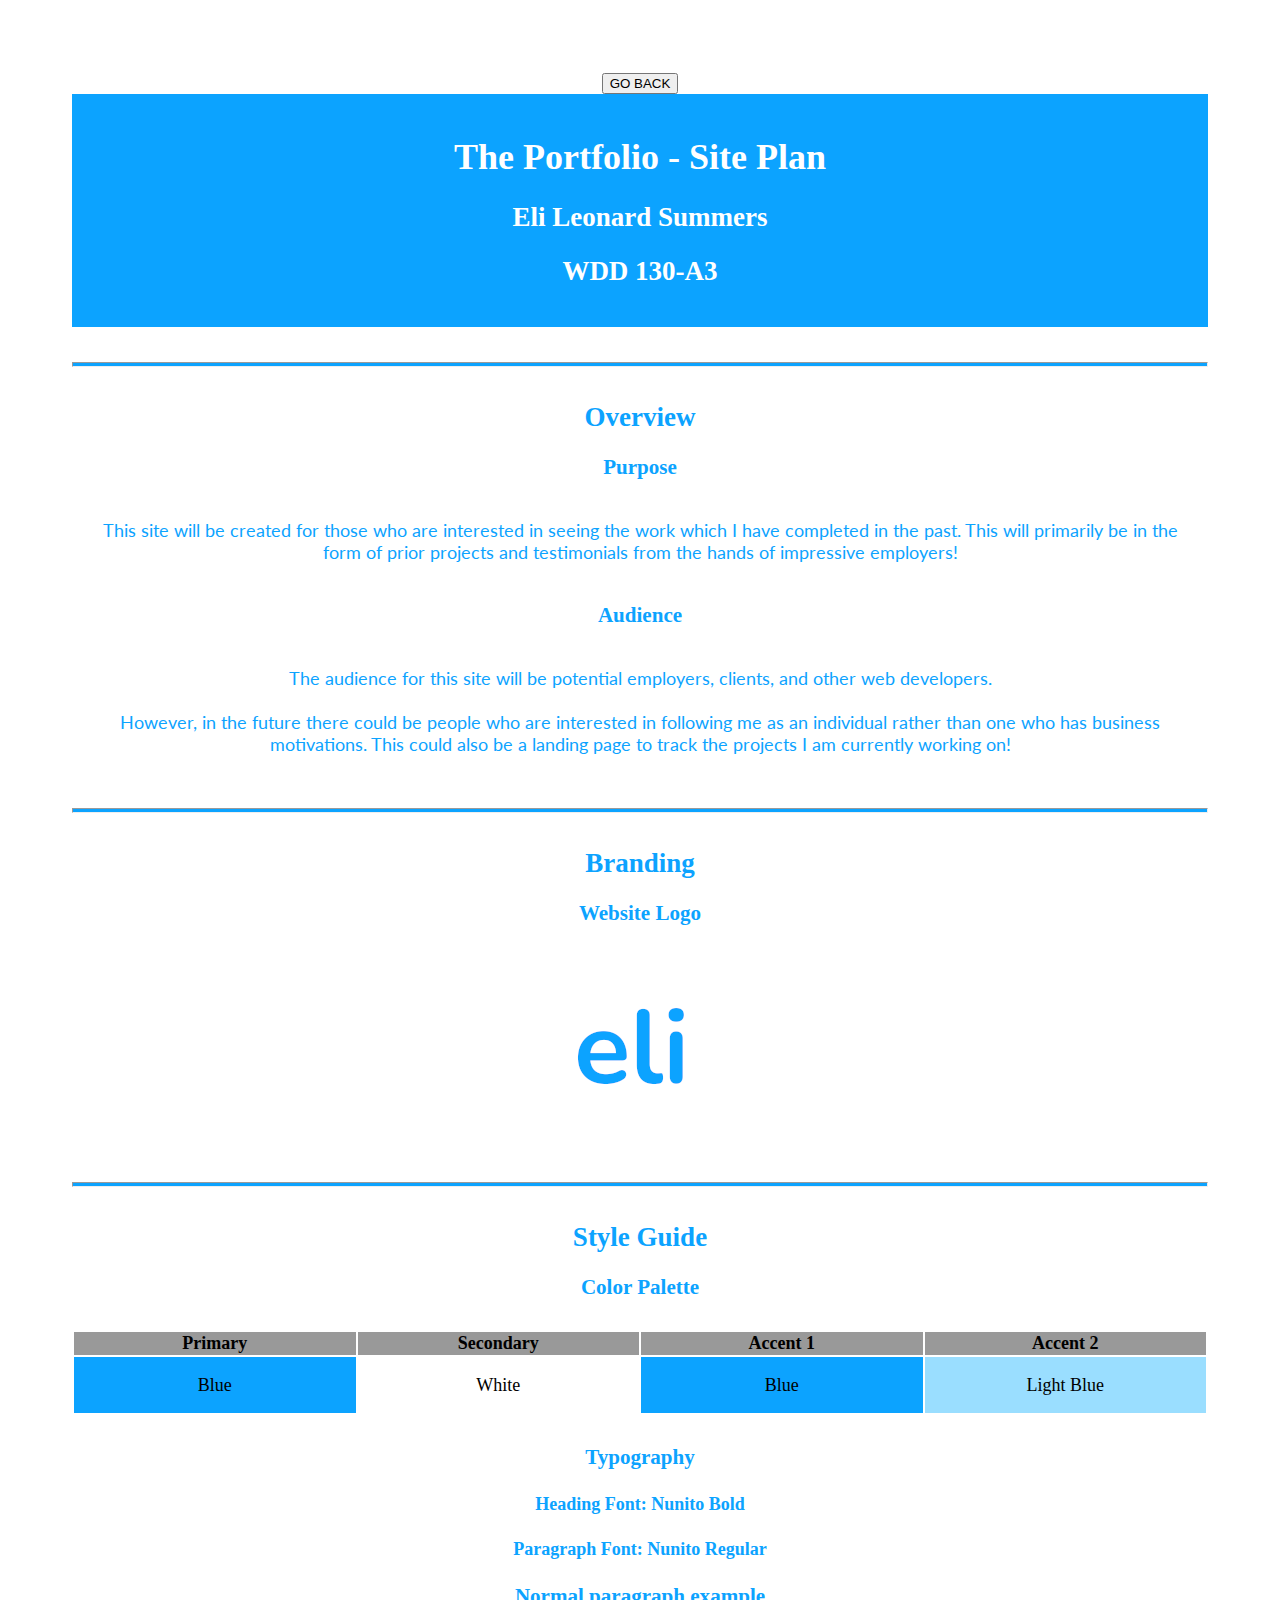
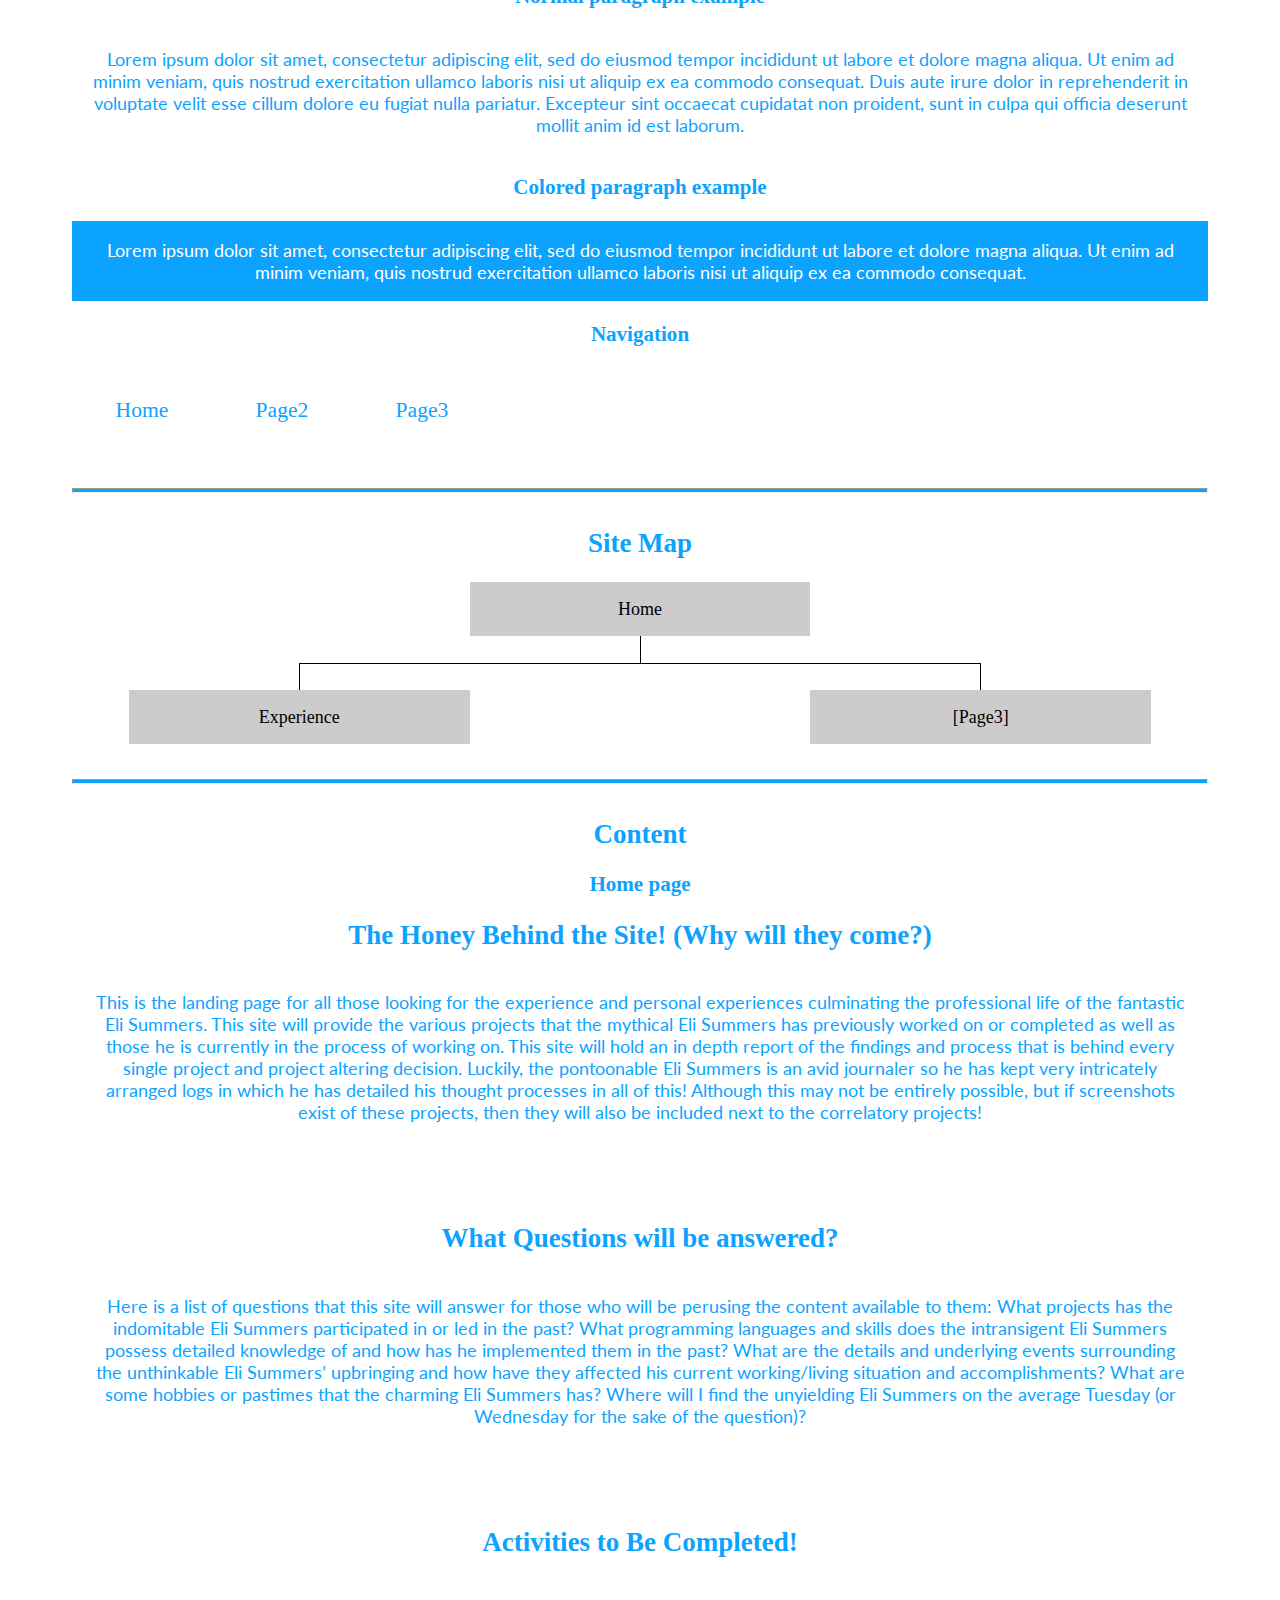
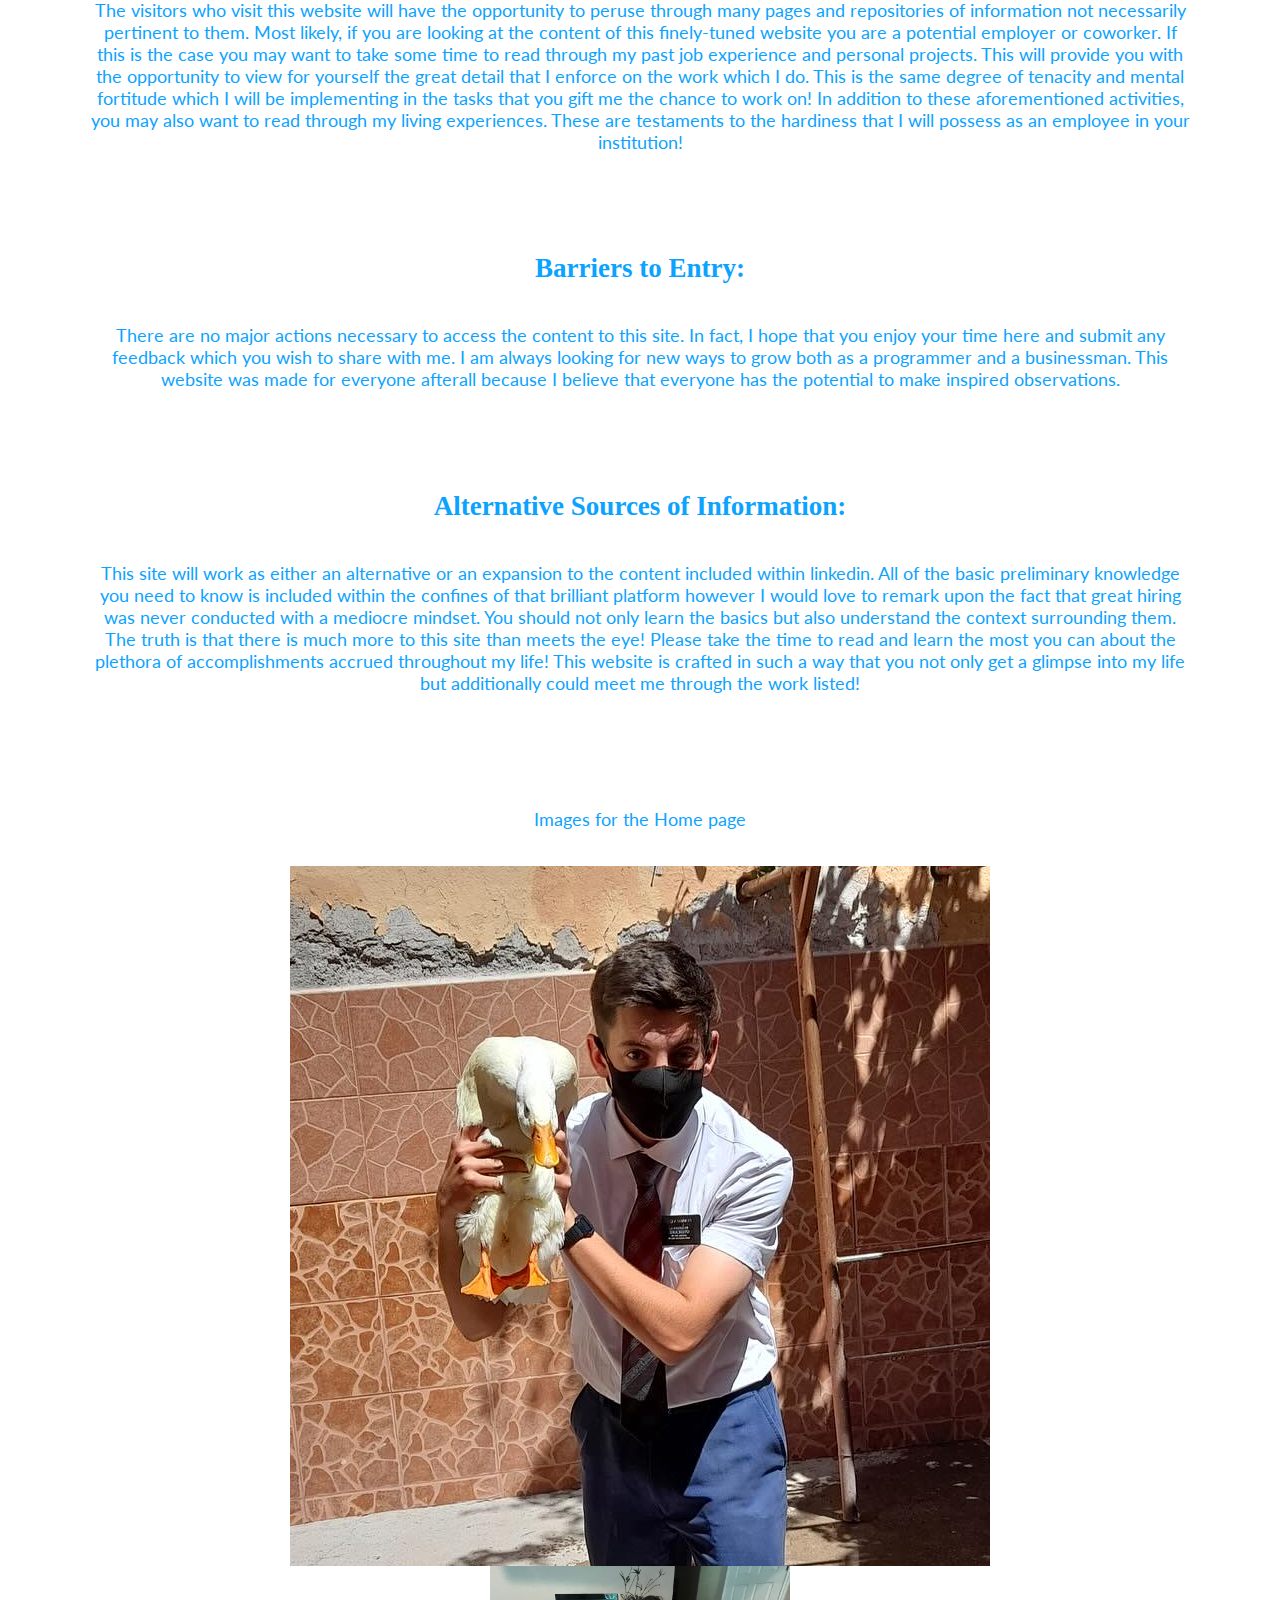
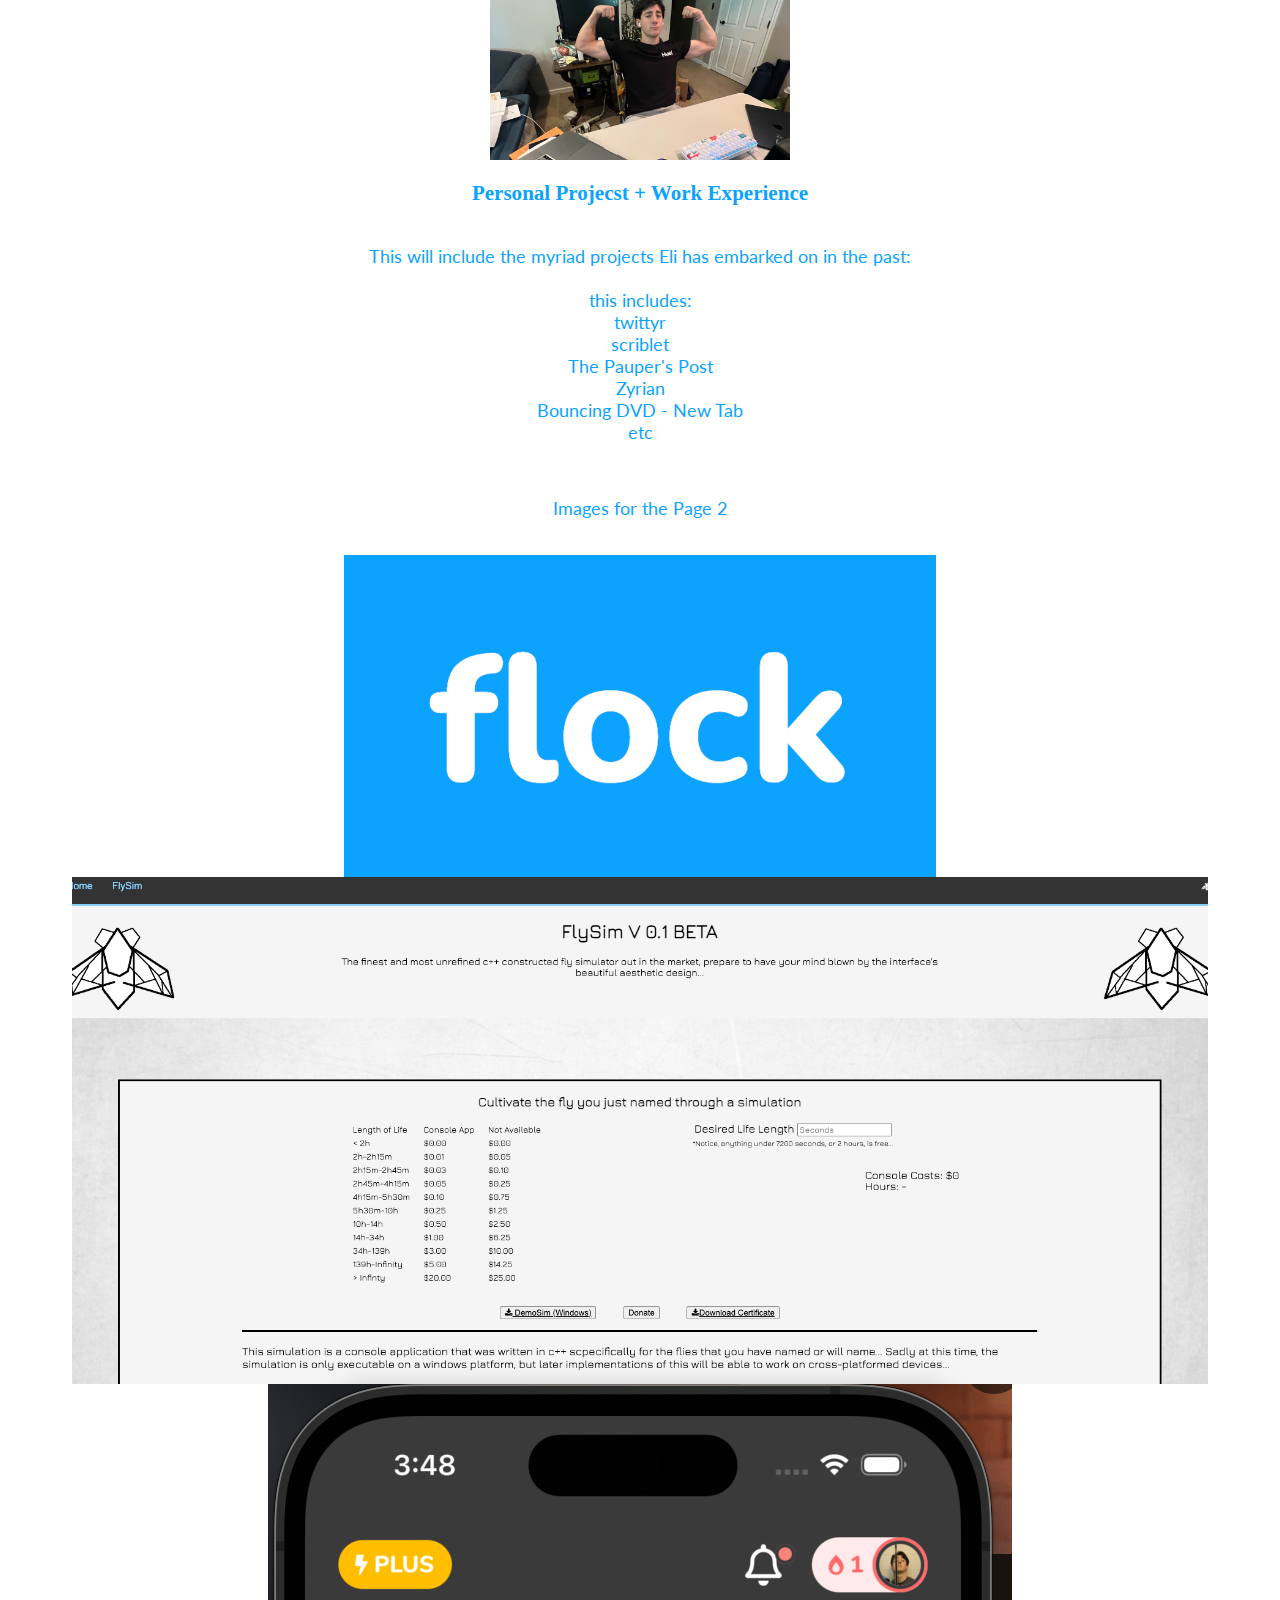
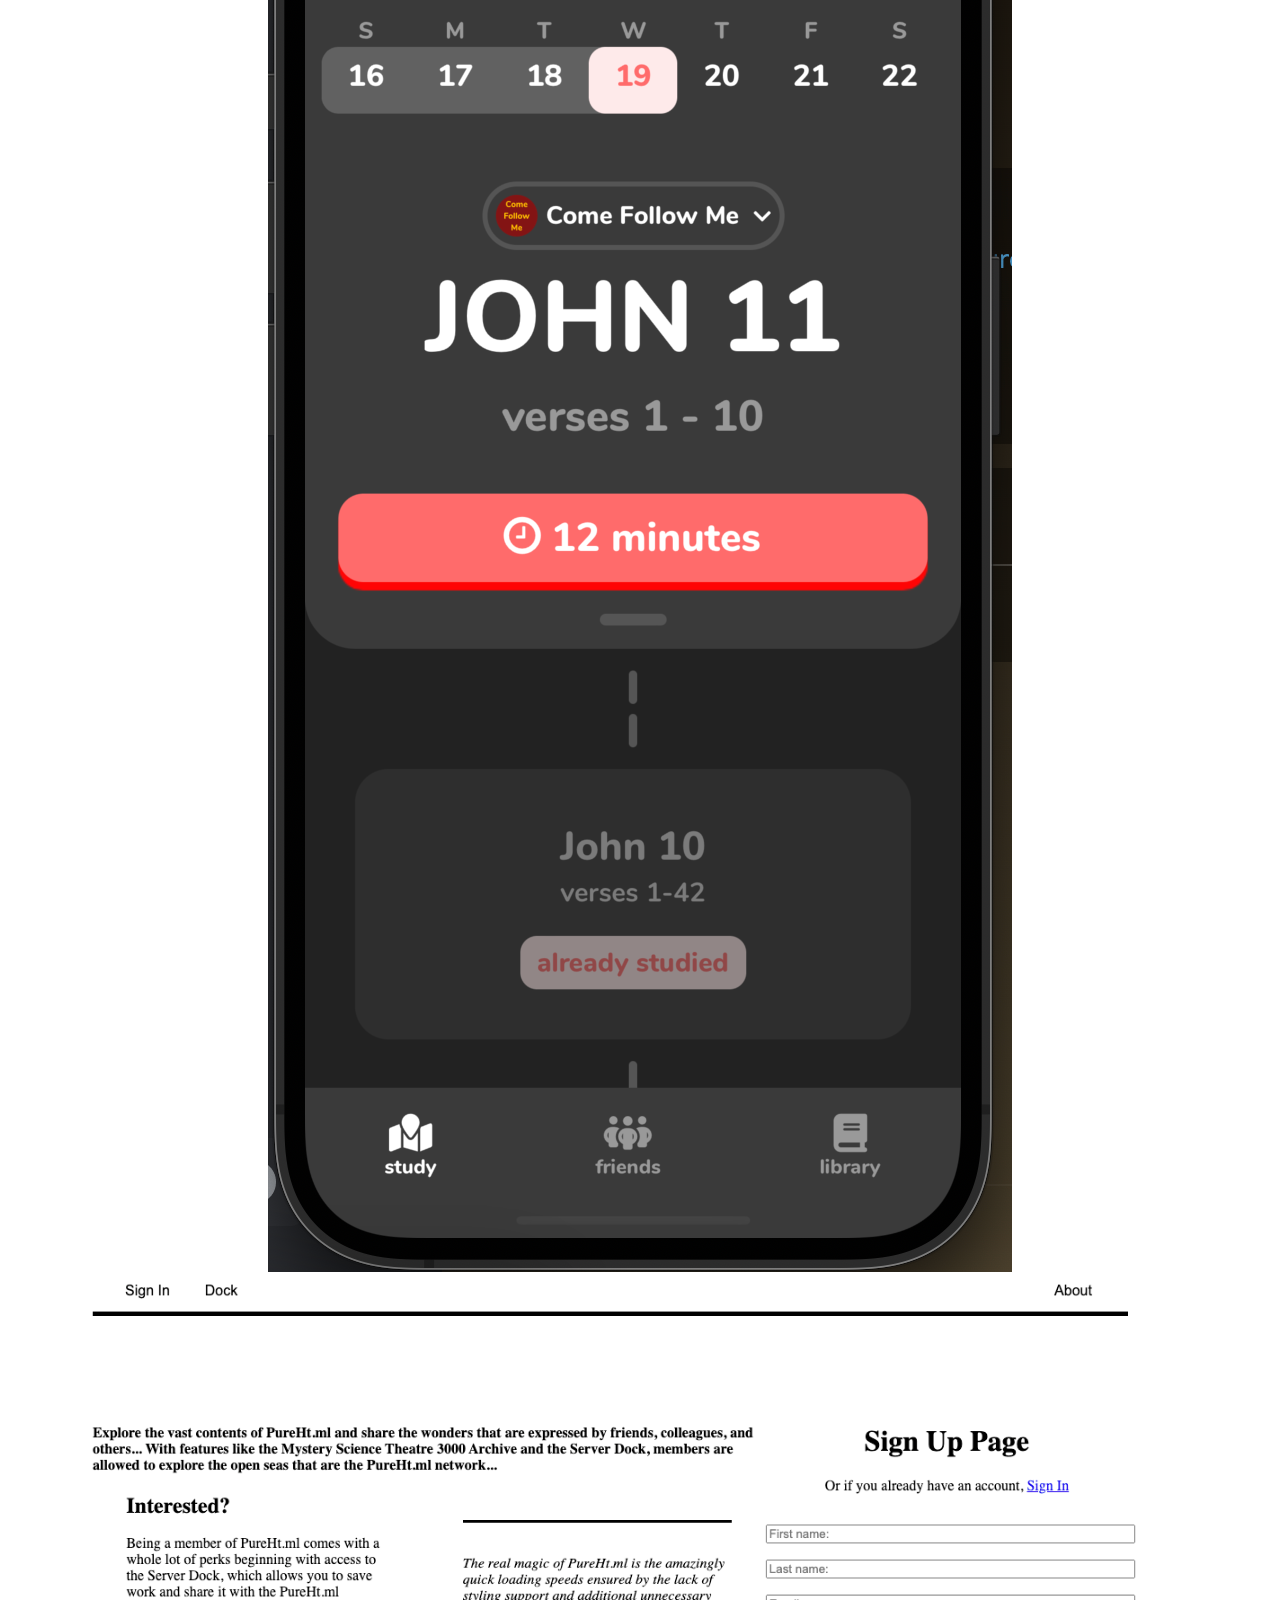
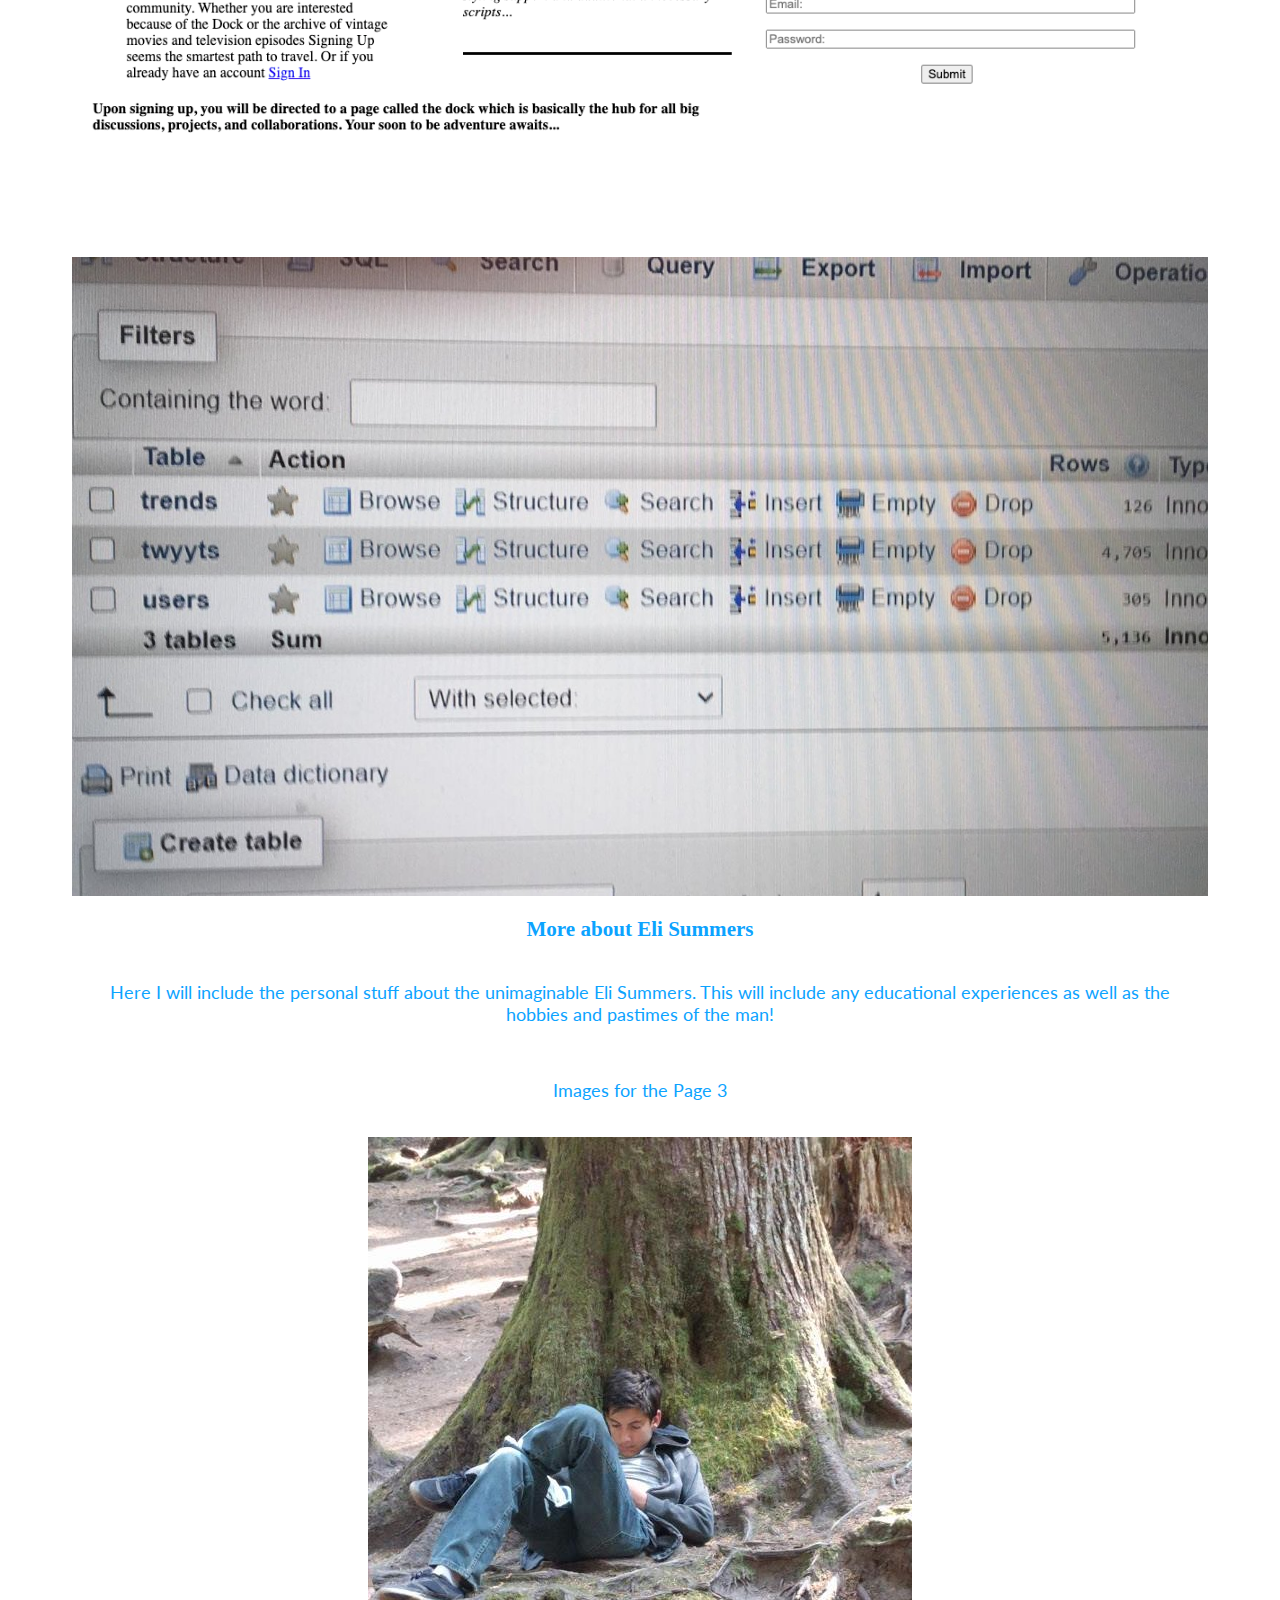
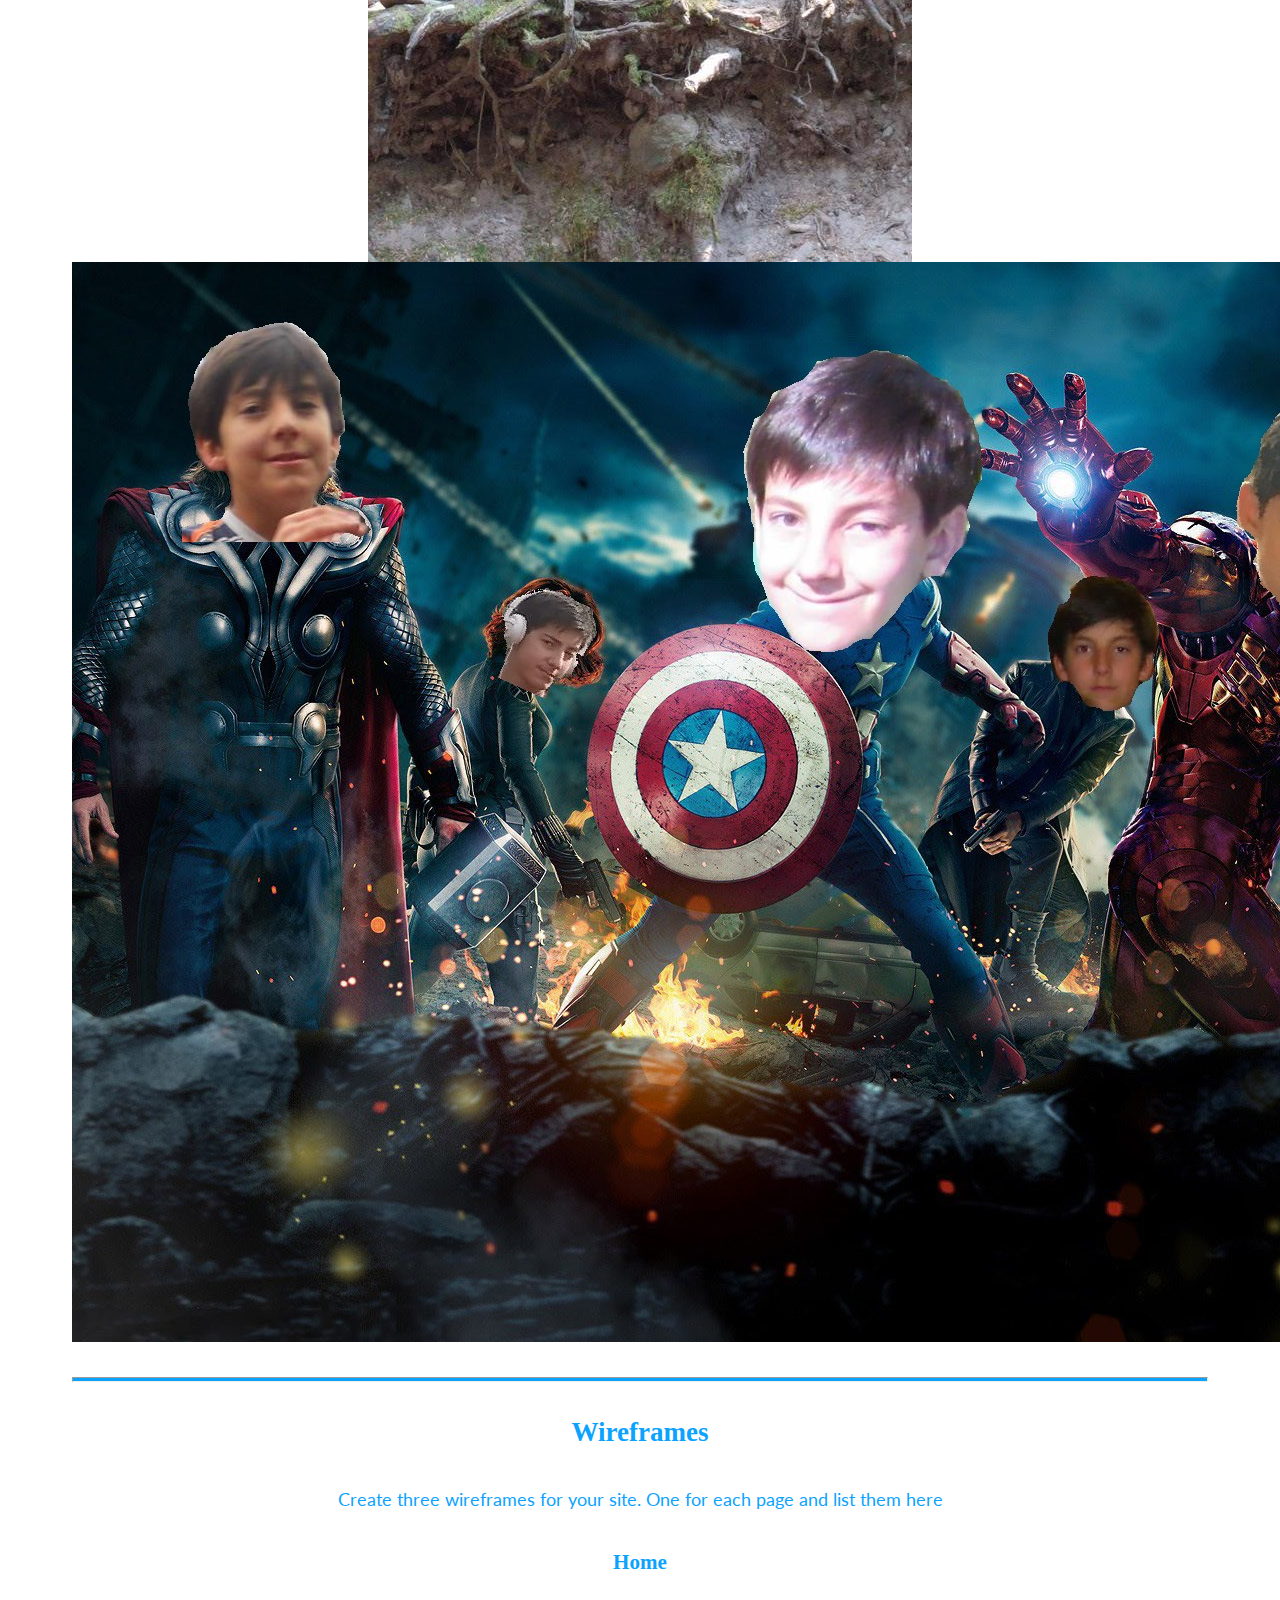
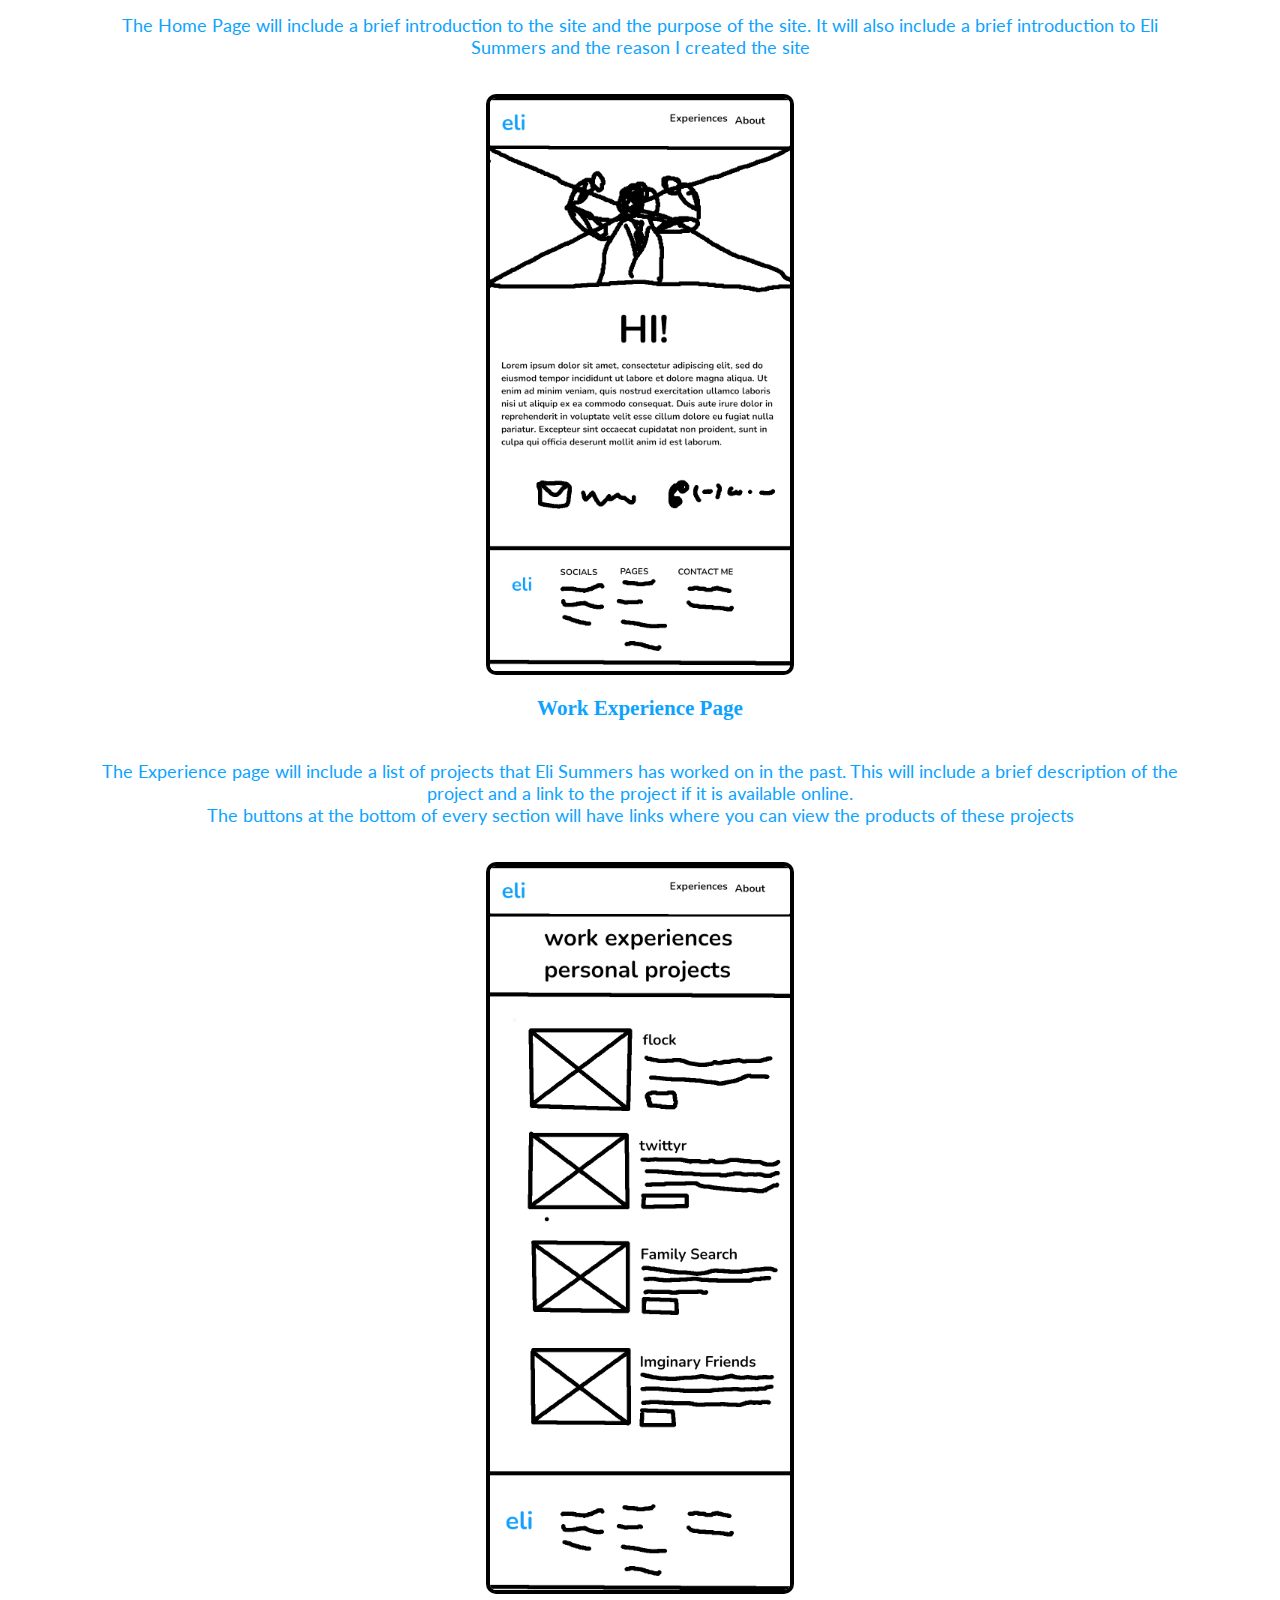
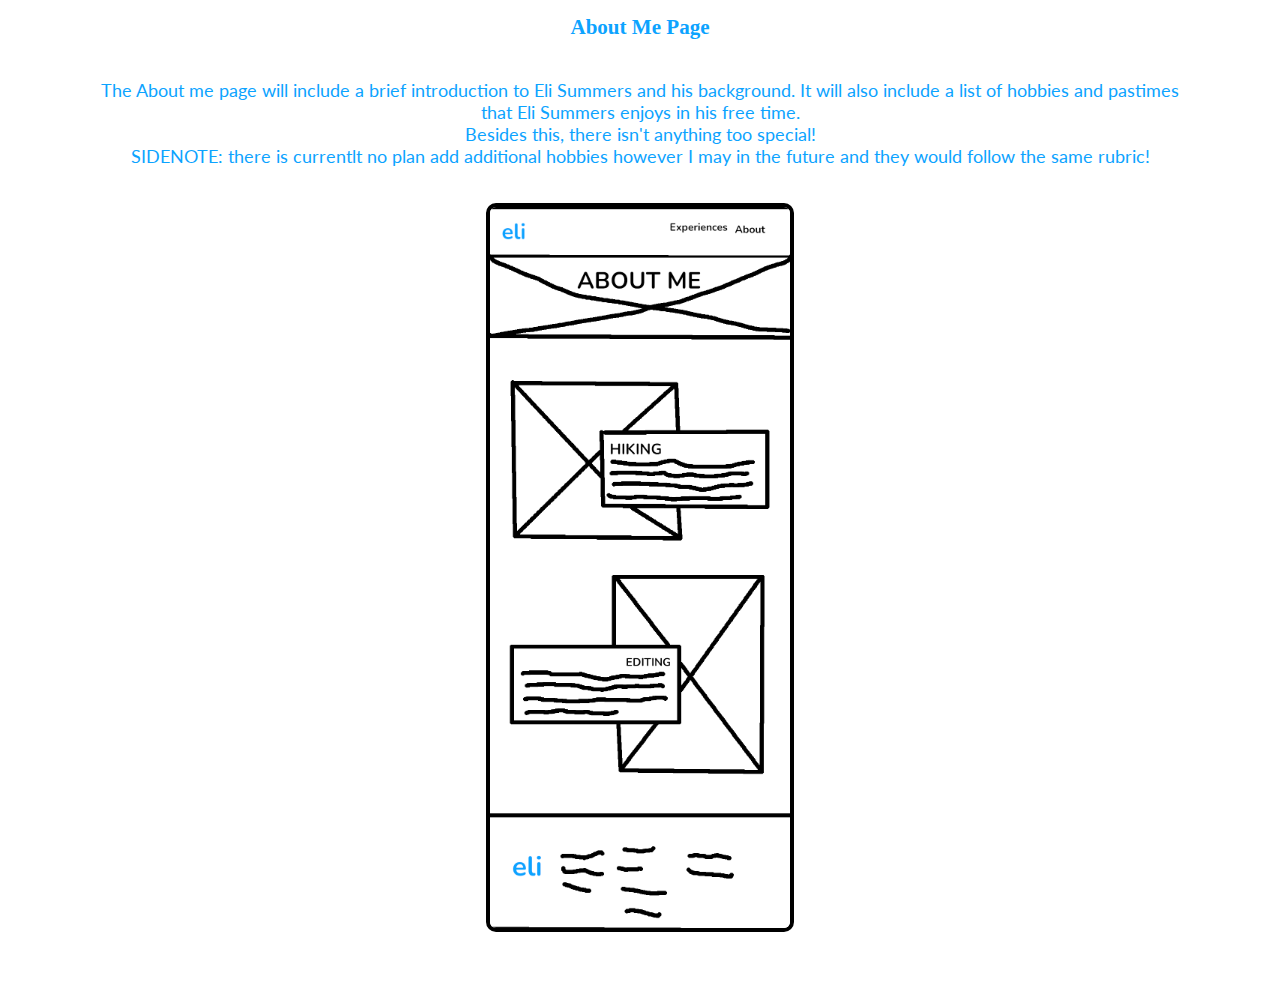
<file: portfolio/site-plan.html>
<!DOCTYPE html>
<html lang="en-us">
    
  <head>
    <meta charset="utf-8">
    <title>Site Plan</title>
    <link type="text/css" rel="stylesheet" href="styles/site-plan.css">
  </head>

  <body>
    <button onclick="window.location='https://nane3.github.io/wdd130/portfolio/'">GO BACK</button>
    <header>
      <h1>The Portfolio - Site Plan</h1>
      <h2>Eli Leonard Summers</h2>
      <h2>WDD 130-A3</h2>
      <!-- In the header above, add the name or your site, your name and class number. For example if you are in section 3 you would put WDD 130.03 -->
    </header>
    <main>

      <!-- ------------------------Steps 2-3------------------------------ -->
      <hr>
      <h2>Overview</h2>
      <h3>Purpose</h3>
      <p>
        This site will be created for those who are interested in seeing the work which I have completed in the past. This will primarily be in the form of prior projects and testimonials from the hands of impressive employers!
      </p>  <!-- change this -->


      <h3>Audience</h3>
      <p>
        The audience for this site will be potential employers, clients, and other web developers.
        <br><br>
        However, in the future there could be people who are interested in following me as an individual rather than one who has business motivations. This could also be a landing page to track the projects I am currently working on!
      </p>  <!-- change this -->

      <hr>
      <h2>Branding</h2>
      <h3>Website Logo</h3>
      <!-- Replace this with some sort of logo for your site.  A logo can be as simple as the name of your site in a nice font :) -->
      <img src="./images/logo.png" alt="Logo image">
      <hr>
      <h2>
        Style Guide
      </h2>

      <!-- ------------------------Steps 4-8------------------------------ -->

      <h3>
        Color Palette
      </h3>
      <!--  The colors you choose for a website are one of the most important decisions you will make. Follow the instructions on the activity in iLearn. You should have at least 2 colors but do not have to fill in all 4 if you do not need them.  -->

      <table class="colors">
        <tr><th>Primary</th><th>Secondary</th><th>Accent 1</th><th>Accent 2</th></tr>
        <!-- Switch to the site-plan.css file and change your colors there. -->
        <tr><td class="primary">Blue</td><td class="secondary">White</td><td class="accent1">Blue</td><td class="accent2">Light Blue</td></tr>
      </table>

      <!-- ------------------------Step 9------------------------------ -->

      <h3>
        Typography
      </h3>
      <!-- Choose a font for your paragraphs (body copy) and headlines. What font(s) have you chosen? Why did you choose what you did?  Make sure to review the list of web safe fonts at W3Schools.org as a starting point.  Think also about which of your colors above you might use for background and font colors. -->

      <h4>
        Heading Font: Nunito Bold
      </h4>
      <h4>
        Paragraph Font: Nunito Regular
      </h4>
      <h3>
        Normal paragraph example
      </h3>
      <p>
        Lorem ipsum dolor sit amet, consectetur adipiscing elit, sed do eiusmod tempor incididunt ut labore et dolore magna aliqua. Ut enim ad minim veniam, quis nostrud exercitation ullamco laboris nisi ut aliquip ex ea commodo consequat. Duis aute irure dolor in reprehenderit in voluptate velit esse cillum dolore eu fugiat nulla pariatur. Excepteur sint occaecat cupidatat non proident, sunt in culpa qui officia deserunt mollit anim id est laborum.
      </p>
      <h3>
        Colored paragraph example
      </h3>
      <p class="colored">
        Lorem ipsum dolor sit amet, consectetur adipiscing elit, sed do eiusmod tempor incididunt ut labore et dolore magna aliqua. Ut enim ad minim veniam, quis nostrud exercitation ullamco laboris nisi ut aliquip ex ea commodo consequat. 
      </p>

      <!-- ------------------------Step 10------------------------------ -->

      <h3>
        Navigation
      </h3>
      <!-- Think about how you want your navigation bar to look. In the site-plan.css file change the colors to your colors to get the look you desire. --> 
      <nav>
        <a href="#">Home</a>
        <a href="#">Page2</a>
        <a href="#">Page3</a>
      </nav>
      <hr>
      <h2>
        Site Map
      </h2>
      <div class="sitemap">
        <div class="sm-home">
          Home
        </div>
        <div class="sm-page2">
          Experience
        </div>
        <div class="sm-page3">
          [Page3]  <!-- change this -->
        </div>

        <div class="top">
          &nbsp;
        </div>
        <div class="left">
          &nbsp;
        </div>
        <div class="right">
          &nbsp;
        </div>

      </div>

      <!-- --------Content Section -------------- -->
      <hr>
      <h2>
        Content
      </h2>
      <h3>Home page</h3>
      <div>
        <h2>The Honey Behind the Site! (Why will they come?)</h2>
        <p>This is the landing page for all those looking for the experience and personal experiences culminating the professional life of the fantastic Eli Summers. This site will provide the various projects that the mythical Eli Summers has previously worked on or completed as well as those he is currently in the process of working on. This site will hold an in depth report of the findings and process that is behind every single project and project altering decision. Luckily, the pontoonable Eli Summers is an avid journaler so he has kept very intricately arranged logs in which he has detailed his thought processes in all of this! Although this may not be entirely possible, but if screenshots exist of these projects, then they will also be included next to the correlatory projects!</p>
        </br><br>
        <h2>What Questions will be answered?</h2>
        <p>
          Here is a list of questions that this site will answer for those who will be perusing the content available to them:
          What projects has the indomitable Eli Summers participated in or led in the past?
          What programming languages and skills does the intransigent Eli Summers possess detailed knowledge of and how has he implemented them in the past?
          What are the details and underlying events surrounding the unthinkable Eli Summers’ upbringing and how have they affected his current working/living situation and accomplishments?
          What are some hobbies or pastimes that the charming Eli Summers has?
          Where will I find the unyielding Eli Summers on the average Tuesday (or Wednesday for the sake of the question)?
        </p>
        </br><br>
        <h2>Activities to Be Completed!</h2>
        <p>The visitors who visit this website will have the opportunity to peruse through many pages and repositories of information not necessarily pertinent to them. Most likely, if you are looking at the content of this finely-tuned website you are a potential employer or coworker. If this is the case you may want to take some time to read through my past job experience and personal projects. This will provide you with the opportunity to view for yourself the great detail that I enforce on the work which I do. This is the same degree of tenacity and mental fortitude which I will be implementing in the tasks that you gift me the chance to work on! In addition to these aforementioned activities, you may also want to read through my living experiences. These are testaments to the hardiness that I will possess as an employee in your institution!        </p>
        </br><br>
        <h2>Barriers to Entry:</h2>
        <p>There are no major actions necessary to access the content to this site. In fact, I hope that you enjoy your time here and submit any feedback which you wish to share with me. I am always looking for new ways to grow both as a programmer and a businessman. This website was made for everyone afterall because I believe that everyone has the potential to make inspired observations.        </p>
        </br><br>
        <h2>Alternative Sources of Information: </h2>
        <p>This site will work as either an alternative or an expansion to the content included within linkedin. All of the basic preliminary knowledge you need to know is included within the confines of that brilliant platform however I would love to remark upon the fact that great hiring was never conducted with a mediocre mindset. You should not only learn the basics but also understand the context surrounding them. The truth is that there is much more to this site than meets the eye! Please take the time to read and learn the most you can about the plethora of accomplishments accrued throughout my life! This website is crafted in such a way that you not only get a glimpse into my life but additionally could meet me through the work listed!        </p>
        </br><br>
      </div>
      <p>Images for the Home page</p>
        <img src="./images/eli.png" alt="image for homepage">
        <img src="./images/eli1.png" alt="image for homepage" style="width: 300px">

      </ul>
      <h3>Personal Projecst + Work Experience</h3>
      <p>
        This will include the myriad projects Eli has embarked on in the past:
        <br><br>
        this includes:<br>
        twittyr<br>
        scriblet<br>
        The Pauper's Post<br>
        Zyrian<br>
        Bouncing DVD - New Tab<br>

        etc
      </p>
      <p>Images for the Page 2</p>
      <div class="convey">
        <img src="./images/flock.png" alt="image for page">
        <img src="./images/flySim.png" alt="DubAFly project screenshot">
        <img src="./images/screen-1.png" alt="DubAFly project screenshot">
        <img src="./images/PureHTML.png" alt="DubAFly project screenshot">
        <img src="./images/twittyr.jpeg" alt="DubAFly project screenshot">
      </div>
      </ul>
      <h3>More about Eli Summers</h3>
      <p>
        Here I will include the personal stuff about the unimaginable Eli Summers. This will include any educational experiences as well as the hobbies and pastimes of the man!
      </p>
      <p>Images for the Page 3</p>
        <img src="./images/personal-1.jpg" alt="image for page3">
        <img src="./images/personal-2.jpg" alt="image for page3">

      </ul>
      <hr>
      <h2>
        Wireframes
      </h2>
      <p>
        Create three wireframes for your site. One for each page and list them here</p>

      <h3>Home</h3>
      <p>         
        The Home Page will include a brief introduction to the site and the purpose of the site. It will also include a brief introduction to Eli Summers and the reason I created the site
      </p>
      <img class="wf" src="./images/wireframe-home.png" alt="home page wireframe">

      <h3>Work Experience Page</h3>
      <p>         
        The Experience page will include a list of projects that Eli Summers has worked on in the past. This will include a brief description of the project and a link to the project if it is available online.
        <br>The buttons at the bottom of every section will have links where you can view the products of these projects
      </p>
      <img class="wf" src="./images/wireframe-experiences.png" alt="page 2 wireframe">

      <h3>About Me Page</h3>
      <p>         
        The About me page will include a brief introduction to Eli Summers and his background. It will also include a list of hobbies and pastimes that Eli Summers enjoys in his free time.
        <br>Besides this, there isn't anything too special! 
        <br>SIDENOTE: there is currentlt no plan add additional hobbies however I may in the future and they would follow the same rubric!
      </p>
      <img class="wf" src="./images/wireframe-about.png" alt="page 3 wireframe">
    </main>
  </body>

</html>
</file>
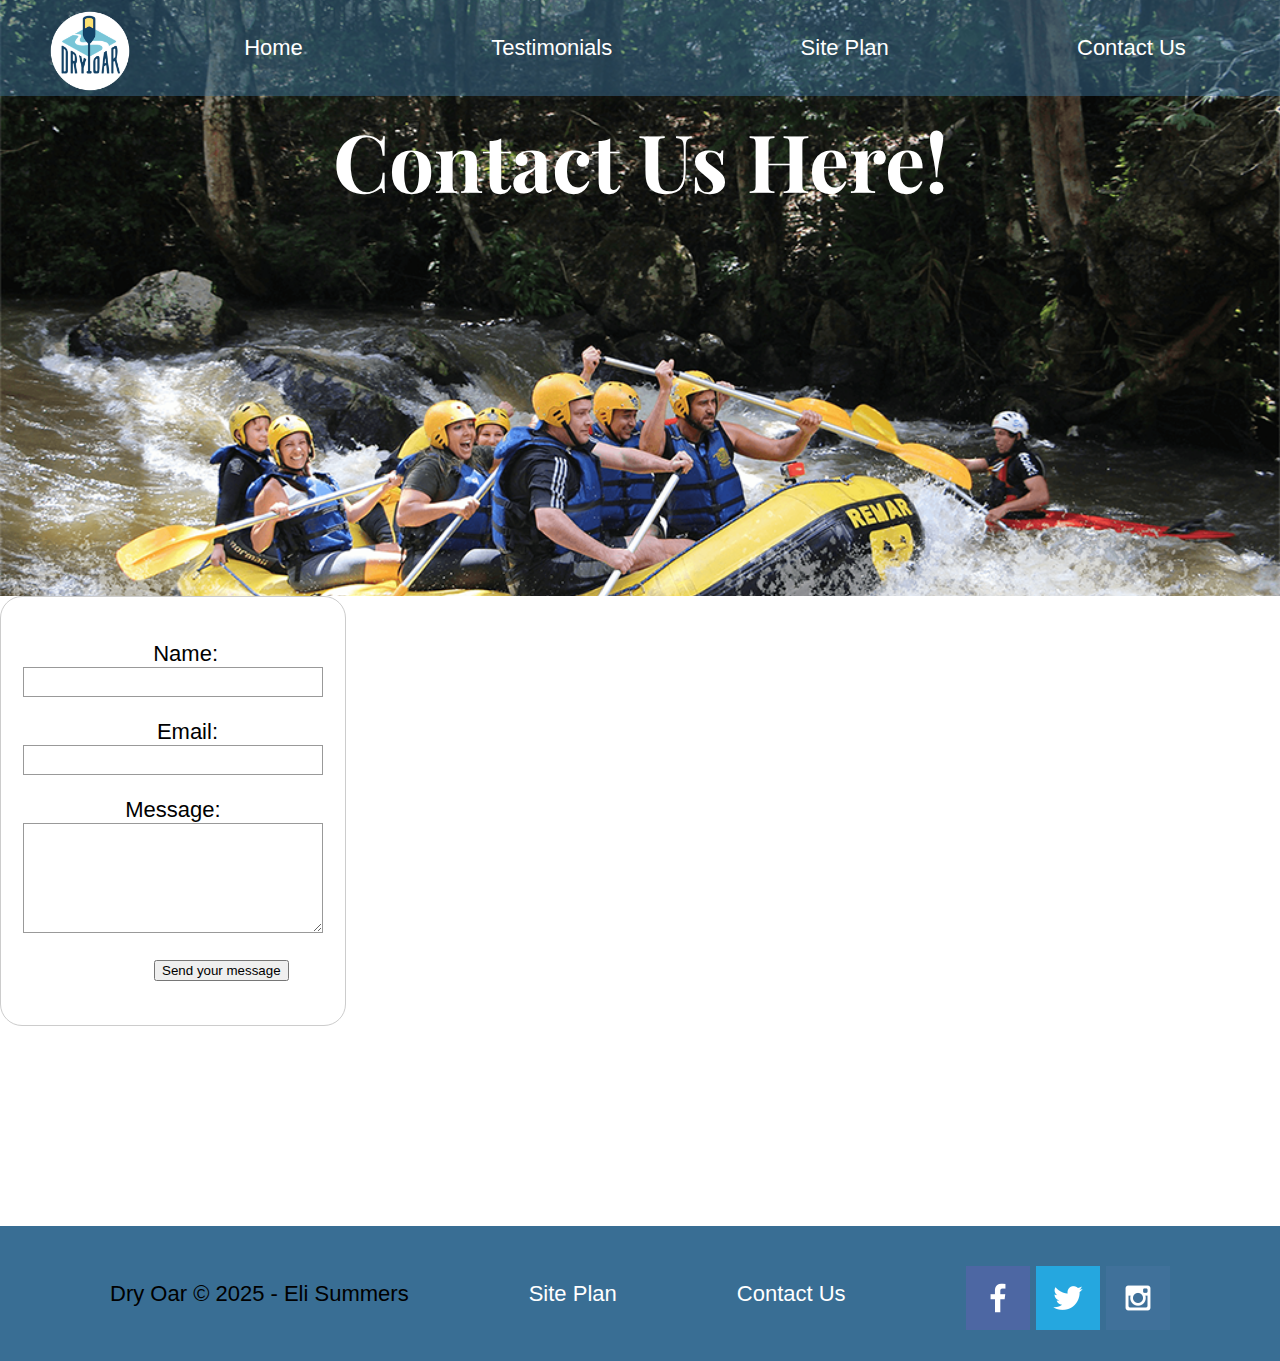
<file: wrr/contactus.html>
<!DOCTYPE html>
<html lang="en">

<head>
  <meta charset="UTF-8">
  <meta name="viewport" content="width=device-width, initial-scale=1.0">
  <title>Wacky White Water Rafting | Contact Us</title>

  <Link rel="stylesheet" href="./styles/style.css">
  <style>
    body {
  /* Center the form on the page */
  text-align: center;
}

form {
  display: inline-block;
  /* Form outline */
  padding: 1em;
  border: 1px solid #ccc;
  border-radius: 1em;
}

p + p {
  margin-top: 1em;
}

label {
  /* Uniform size & alignment */
  display: inline-block;
  min-width: 90px;
  text-align: right;
}

input,
textarea {
  /* To make sure that all text fields have the same font settings
     By default, text areas have a monospace font */
  font: 1em sans-serif;
  /* Uniform text field size */
  width: 300px;
  box-sizing: border-box;
  /* Match form field borders */
  border: 1px solid #999;
}

input:focus,
textarea:focus {
  /* Set the outline width and style */
  outline-style: solid;
  /* To give a little highlight on active elements */
  outline-color: #000;
}

textarea {
  /* Align multiline text fields with their labels */
  vertical-align: top;
  /* Provide space to type some text */
  height: 5em;
}

.button {
  /* Align buttons with the text fields */
  padding-left: 90px; /* same size as the label elements */
}

button {
  /* This extra margin represent roughly the same space as the space
     between the labels and their text fields */
  margin-left: 0.5em;
}

#feedback {
    background-color: antiquewhite;
    position: absolute;
    top: 0;
    left: 0;
    right: 0;
    padding: .5em;
    /* make this element invisible until we are ready for it */
    display: none;
    z-index: 100000;
}
.moveDown {
    margin-top: 3em;
}
  </style>
</head>

<body>
  <div id="content">
    <header>
      <a id="logo_link" href="index.html">
        <img class="logo" src="images/logo.png" alt="Dry Oar Logo" id="logo-link-img">
      </a>
      <nav>
        <a href="index.html">Home</a>
        <a href="#">Testimonials</a>
        <a href="site-plan-rafting.html">Site Plan</a>
        <a href="#">Contact Us</a>
      </nav>
    </header>
    <div id="hero">
      <div id="hero-box-testimonial">
        <img id="hero-img" src="images/hero.png" alt="People enjoying white water rafting">
      </div>
      <section id="hero-msg">
        <h1 class="home-title">Contact Us Here!</h1>
      </section>
    </div>
    <main class="home-grid">
      <div id="feedback"></div>
      <form id="lol" method="post">
        <p>
          <label for="name">Name:</label>
          <input type="text" id="name" name="user_name" />
        </p>
        <p>
          <label for="mail">Email:</label>
          <input type="email" id="mail" name="user_email" />
        </p>
        <p>
          <label for="msg">Message:</label>
          <textarea id="msg" name="user_message"></textarea>
        </p>
        <p class="button">
          <button type="submit">Send your message</button>
        </p>
      </form>
    </main>
    <footer>
      <p>Dry Oar © 2025 - Eli Summers</p>
      <p><a href="site-plan-rafting.html">Site Plan</a></p>
      <p><a href="contactus.html">Contact Us</a></p>
      <div class="social">
        <a href="https://facebook.com" target="_blank">
          <img src="images/facebook.png" alt="fb icon">
        </a>
        <a href="https://twitter.com" target="_blank">
          <img src="images/twitter.png" alt="twitter icon">
        </a>
        <a href="https://instagram.com" target="_blank">
          <img src="images/instagram.png" alt="instagram icon">
        </a>
      </div>
    </footer>

  </div>
</body>

  <script>
    // get the feedback div element so we can do something with it.
    const feedbackElement = document.getElementById('feedback');
    // get the form so we can read what was entered in it.
    const formElement = document.getElementById('lol');
    // add a 'listener' to wait for a submission of our form. When that happens run the code below.
    formElement.addEventListener('submit', function(e) {
        // stop the form from doing the default action.
        e.preventDefault();
        // set the contents of our feedback element to a message letting the user know the form was submitted successfully. Notice that we pull the name that was entered in the form to personalize the message!
        feedbackElement.innerHTML = 'Hello '+ formElement.user_name.value +'! Thank you for your message. We will get back with you as soon as possible!';
        // make the feedback element visible.
        feedbackElement.style.display = "block";
        // add a class to move everything down so our message doesn't cover it.
        document.body.classList.toggle('moveDown');
    });
  </script>
</html>
</file>
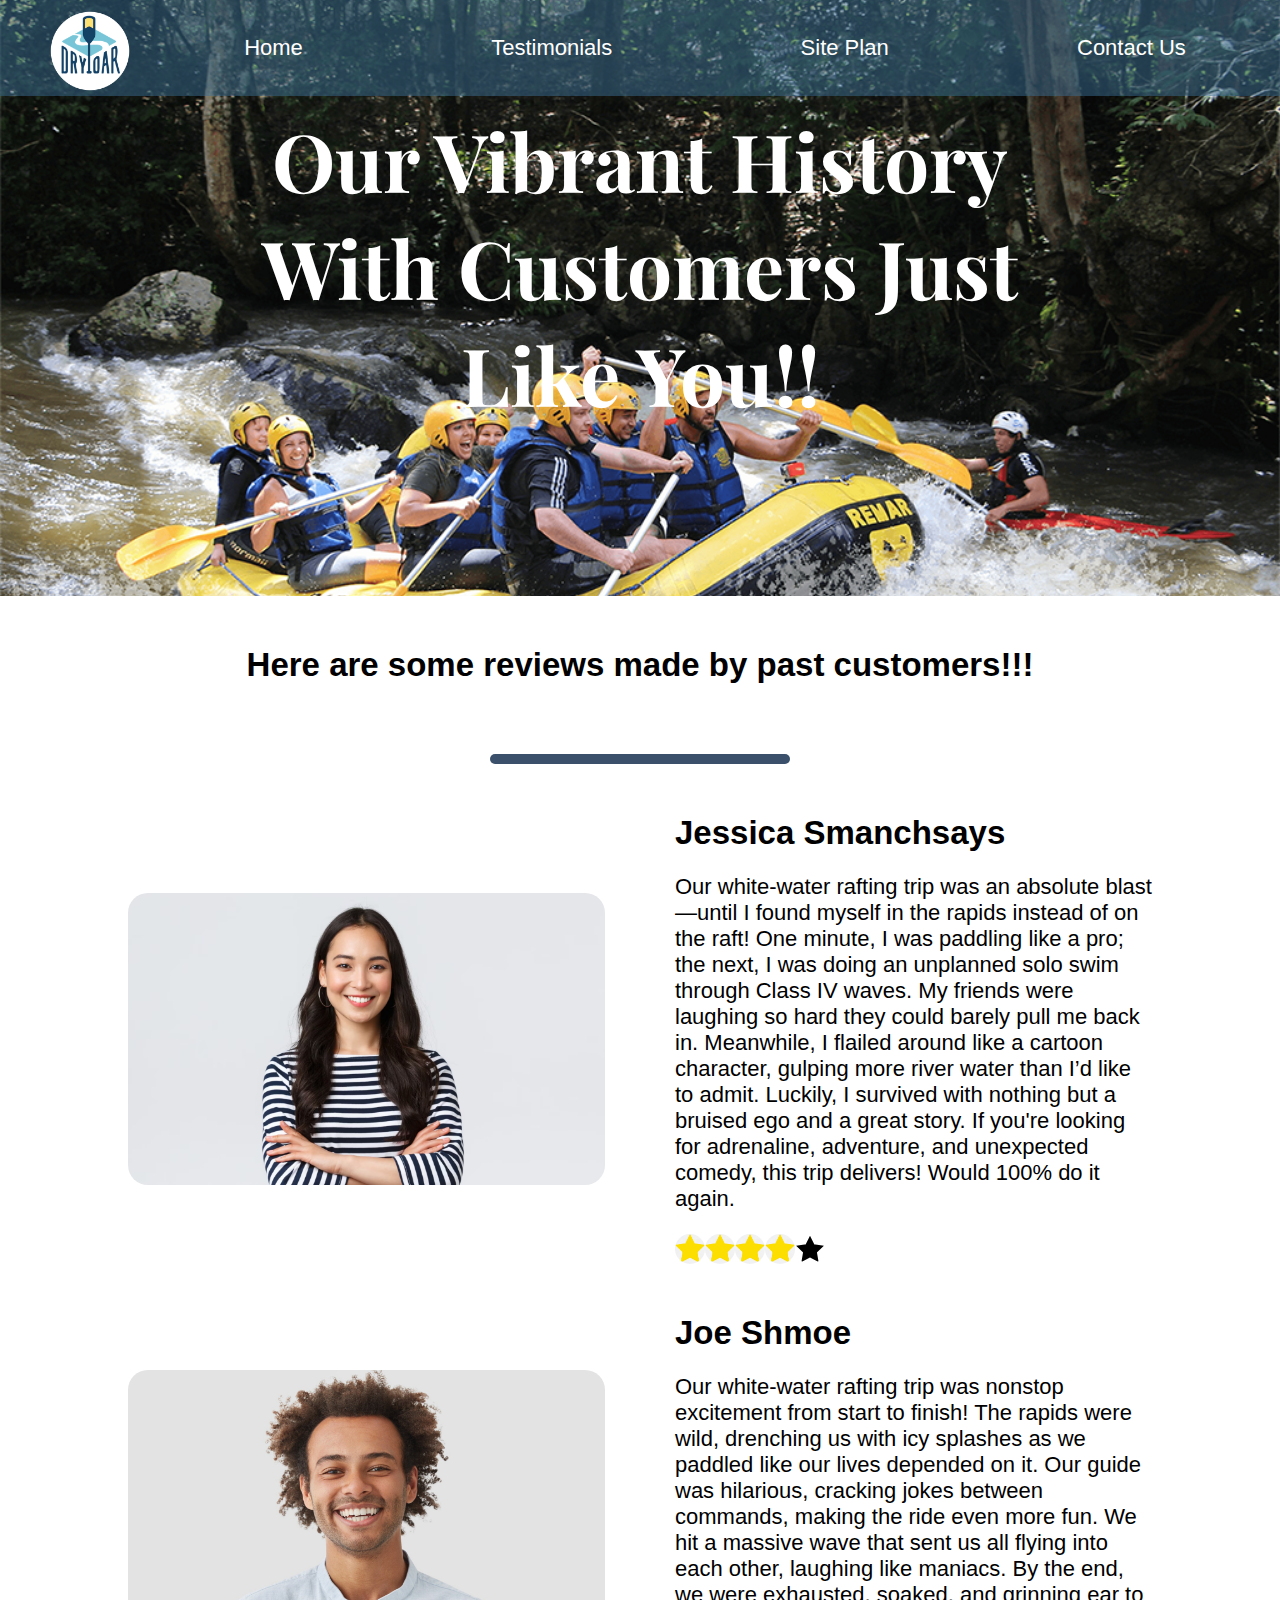
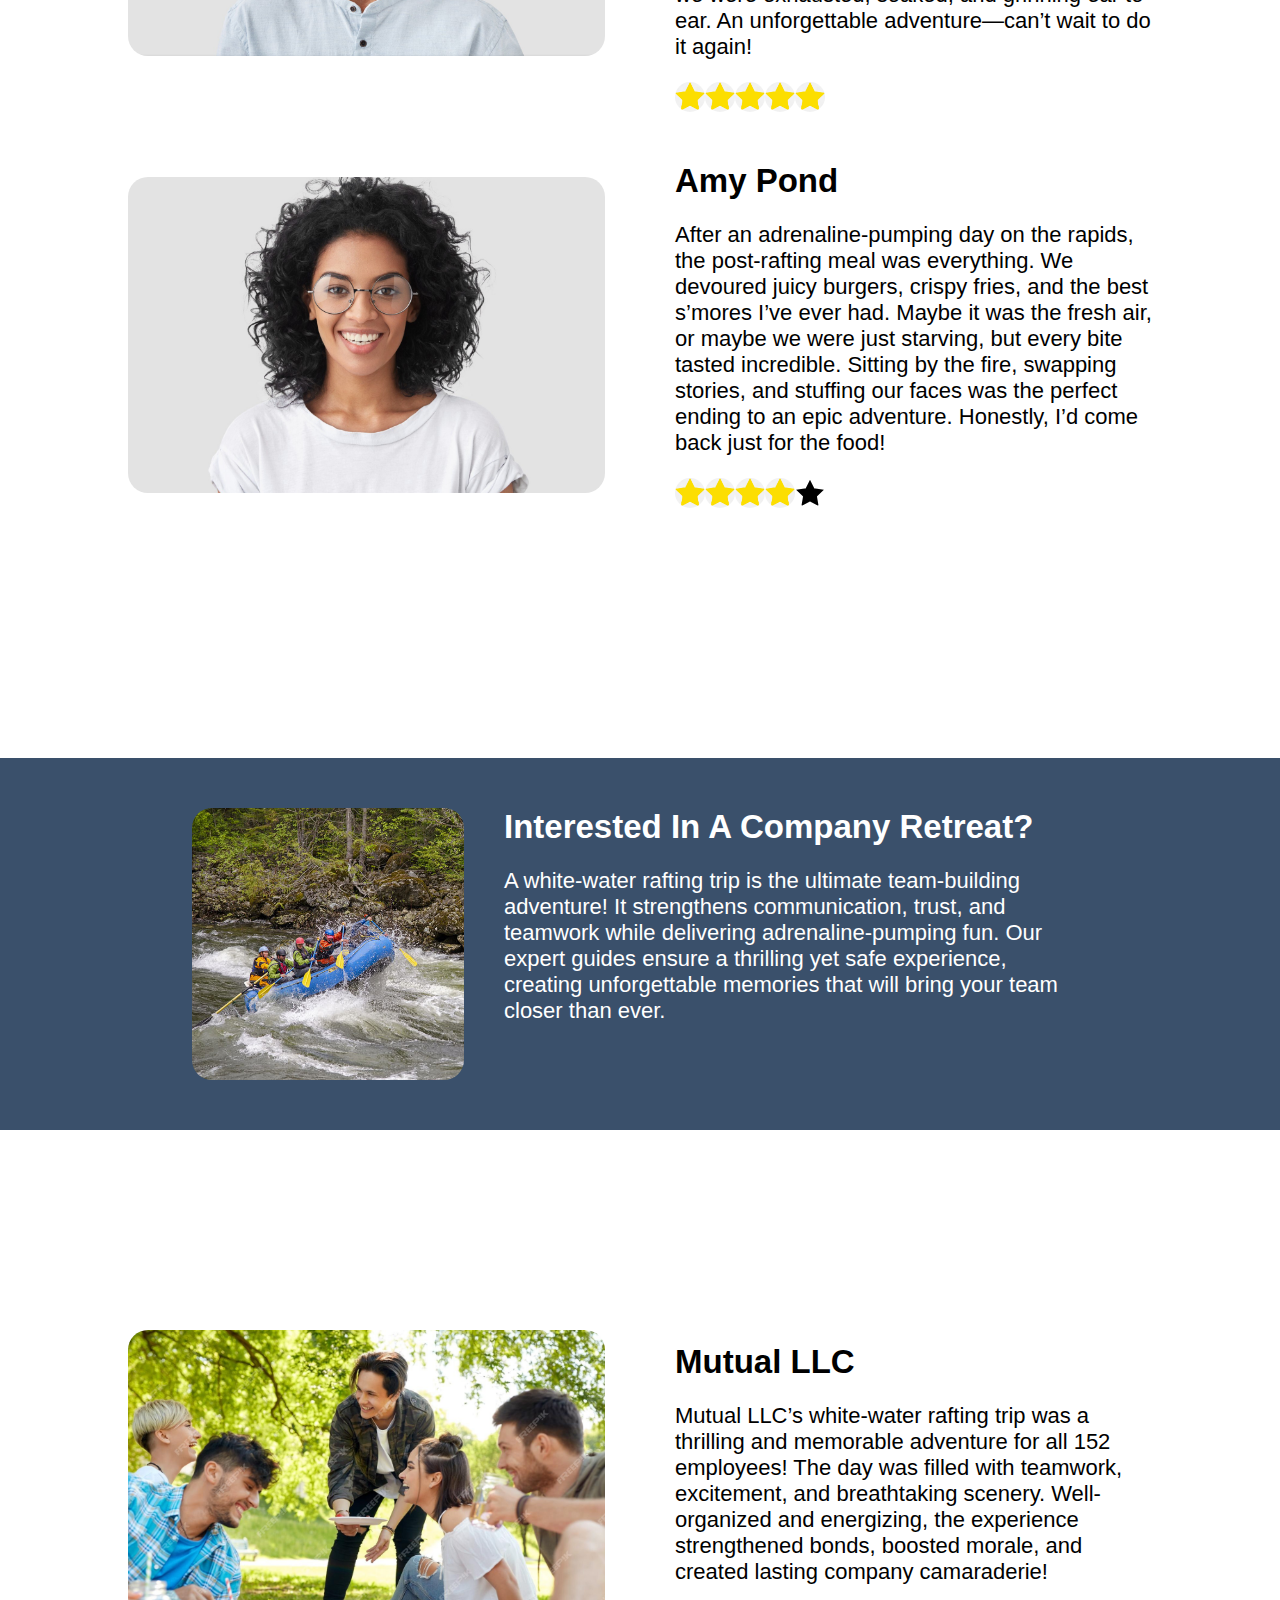
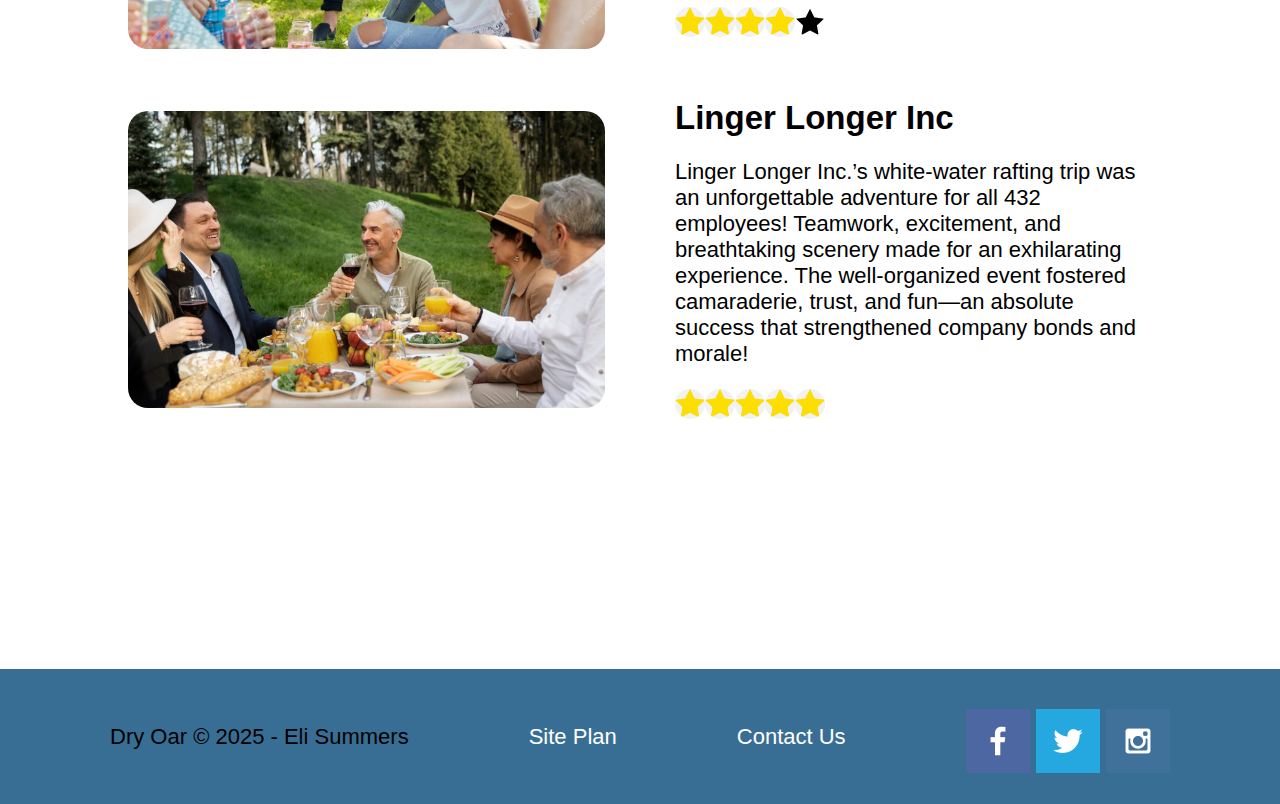
<file: wrr/testimonials.html>
<!DOCTYPE html>
<html lang="en">

<head>
  <meta charset="UTF-8">
  <meta name="viewport" content="width=device-width, initial-scale=1.0">
  <title>Wacky White Water Rafting | Testimonials</title>

  <Link rel="stylesheet" href="./styles/style.css">
</head>

<body>
  <div id="content">
    <header>
      <a id="logo_link" href="index.html">
        <img class="logo" src="images/logo.png" alt="Dry Oar Logo" id="logo-link-img">
      </a>
      <nav>
        <a href="index.html">Home</a>
        <a href="#">Testimonials</a>
        <a href="site-plan-rafting.html">Site Plan</a>
        <a href="#">Contact Us</a>
      </nav>
    </header>
    <div id="hero">
      <div id="hero-box-testimonial">
        <img id="hero-img" src="images/hero.png" alt="People enjoying white water rafting">
      </div>
      <section id="hero-msg">
        <h1 class="home-title">Our Vibrant History With Customers Just Like You!!</h1>
      </section>
    </div>
    <main class="home-grid">
      <h2 id="section-title">Here are some reviews made by past customers!!!</h2>
      <div class="divider"></div>
      <div class="customers">
        <div class="testimonial">
          <img src="images/customer-1.png" alt="customer1">
          <div class="testimonial-content">
            <h2>Jessica Smanchsays</h2>
            <p>Our white-water rafting trip was an absolute blast—until I found myself in the rapids instead of on the raft! One minute, I was paddling like a pro; the next, I was doing an unplanned solo swim through Class IV waves. My friends were laughing so hard they could barely pull me back in. Meanwhile, I flailed around like a cartoon character, gulping more river water than I’d like to admit. Luckily, I survived with nothing but a bruised ego and a great story. If you're looking for adrenaline, adventure, and unexpected comedy, this trip delivers! Would 100% do it again.</p>
            <div class="stars">
              <img src="images/star.png" alt="star">
              <img src="images/star.png" alt="star">
              <img src="images/star.png" alt="star">
              <img src="images/star.png" alt="star">
              <img src="images/star-empty.svg" alt="star">
            </div>
          </div>
        </div>


        <div class="testimonial">
          <img src="images/customer-2.png" alt="customer1">
          <div class="testimonial-content">
            <h2>Joe Shmoe</h2>
            <p>Our white-water rafting trip was nonstop excitement from start to finish! The rapids were wild, drenching us with icy splashes as we paddled like our lives depended on it. Our guide was hilarious, cracking jokes between commands, making the ride even more fun. We hit a massive wave that sent us all flying into each other, laughing like maniacs. By the end, we were exhausted, soaked, and grinning ear to ear. An unforgettable adventure—can’t wait to do it again!</p>
            <div class="stars">
              <img src="images/star.png" alt="star">
              <img src="images/star.png" alt="star">
              <img src="images/star.png" alt="star">
              <img src="images/star.png" alt="star">
              <img src="images/star.png" alt="star">
            </div>
          </div>
        </div>



        <div class="testimonial">
          <img src="images/customer-3.png" alt="customer1">
          <div class="testimonial-content">
            <h2>Amy Pond</h2>
            <p>After an adrenaline-pumping day on the rapids, the post-rafting meal was everything. We devoured juicy burgers, crispy fries, and the best s’mores I’ve ever had. Maybe it was the fresh air, or maybe we were just starving, but every bite tasted incredible. Sitting by the fire, swapping stories, and stuffing our faces was the perfect ending to an epic adventure. Honestly, I’d come back just for the food!</p>
            <div class="stars">
              <img src="images/star.png" alt="star">
              <img src="images/star.png" alt="star">
              <img src="images/star.png" alt="star">
              <img src="images/star.png" alt="star">
              <img src="images/star-empty.svg" alt="star">
            </div>
          </div>
        </div>
      </div>

      <div class="middle-container">
        <div class="middle">
          <img src="images/rapids.jpg" alt="rafting">
          <div class="middle-info">
            <h2>Interested In A Company Retreat?</h2>
            <p>A white-water rafting trip is the ultimate team-building adventure! It strengthens communication, trust, and teamwork while delivering adrenaline-pumping fun. Our expert guides ensure a thrilling yet safe experience, creating unforgettable memories that will bring your team closer than ever.</p>
          </div>
        </div>
      </div>




      
      <div class="customers">
        <div class="testimonial">
          <img src="images/company-1.png" alt="customer1">
          <div class="testimonial-content">
            <h2>Mutual LLC</h2>
            <p>Mutual LLC’s white-water rafting trip was a thrilling and memorable adventure for all 152 employees! The day was filled with teamwork, excitement, and breathtaking scenery. Well-organized and energizing, the experience strengthened bonds, boosted morale, and created lasting company camaraderie!</p>
            <div class="stars">
              <img src="images/star.png" alt="star">
              <img src="images/star.png" alt="star">
              <img src="images/star.png" alt="star">
              <img src="images/star.png" alt="star">
              <img src="images/star-empty.svg" alt="star">
            </div>
          </div>
        </div>


        <div class="testimonial">
          <img src="images/company-2.png" alt="customer1">
          <div class="testimonial-content">
            <h2>Linger Longer Inc</h2>
            <p>Linger Longer Inc.’s white-water rafting trip was an unforgettable adventure for all 432 employees! Teamwork, excitement, and breathtaking scenery made for an exhilarating experience. The well-organized event fostered camaraderie, trust, and fun—an absolute success that strengthened company bonds and morale!</p>
            <div class="stars">
              <img src="images/star.png" alt="star">
              <img src="images/star.png" alt="star">
              <img src="images/star.png" alt="star">
              <img src="images/star.png" alt="star">
              <img src="images/star.png" alt="star">
            </div>
          </div>
        </div>
      </div>
    </main>
    <footer>
      <p>Dry Oar © 2025 - Eli Summers</p>
      <p><a href="site-plan-rafting.html">Site Plan</a></p>
      <p><a href="contactus.html">Contact Us</a></p>
      <div class="social">
        <a href="https://facebook.com" target="_blank">
          <img src="images/facebook.png" alt="fb icon">
        </a>
        <a href="https://twitter.com" target="_blank">
          <img src="images/twitter.png" alt="twitter icon">
        </a>
        <a href="https://instagram.com" target="_blank">
          <img src="images/instagram.png" alt="instagram icon">
        </a>
      </div>
    </footer>

  </div>
</body>

</html>
</file>
<file: styles/style.css>
@import url('https://fonts.googleapis.com/css2?family=Playfair+Display:wght@400;700&display=swap');

:root {
  /* change the values below to your colors from your palette */
  --primary-color: white;
  --secondary-color: #396e94;
  --accent1-color: #3a506b;
  --accent2-color: #1c2541;

  /* change the values below to your chosen font(s) */
  --heading-font: "Playwrite VN", sans-serif, "Ariel";
  --paragraph-font: "Ariel";

  /* these colors below should be chosen from among your palette colors above */
  --headline-color-on-white: #396E94;  /* headlines on a white background */ 
  --headline-color-on-color: white; /* headlines on a colored background */ 
  --paragraph-color-on-white: #396E94; /* paragraph text on a white background */ 
  --paragraph-color-on-color: white; /* paragraph text on a colored background */ 
  --paragraph-background-color: #396E94  ;
  --nav-link-color: #fff;
  --nav-background-color: var(--secondary-color);
  --nav-hover-link-color: #fff;
  --nav-hover-background-color: var(--accent1-color);
}

#content {
  max-width: 1600px;
  margin: 0 auto;
}

.home-title {
  font-family: 'Playfair Display', serif;
  font-size: 80px;
  margin-top: 10px;
  color: white;
  z-index: 10000;
}

.msg {
  font-family: var(--heading-font);
  background-color: var(--accent1-color);
  line-height: 1.5em;
}

nav a {
  text-align: center;
  padding: 35px;
}

#hero {
  display: grid;
  grid-template-columns: 1fr 3fr 1fr;
  margin-top: -100px; 
}

#hero-box {
  grid-column: 1/4;
  grid-row: 1/3;
  z-index: -1;
}
 
#hero-msg {
  grid-column: 2/3;
  grid-row: 1/2;
  margin-top: 100px;
}
 

#hero-msg h4 {
  color: white;
}

#hero-img {
  width: 100%;
}

#hero-msg h1, #hero-msg h4 {
  text-align: center;
}

.button-box {
  text-align: center;
}

main section {
  text-align: center;
}

#background {
  height: 725px;
}

body {
  background-color: var(--primary-color);
  font-family: var(--heading-font), Arial, sans-serif;
  font-size: 22px;
  margin: 0;
  padding: 0;
}
h2 {
  margin: 0;
}

header {
  display: grid;
  grid-template-columns: 150px auto;
  background-color: rgba(57, 110, 148, 0.5)
}

nav {
  display: flex;
  justify-content: space-around;
}

nav a:hover {
  background-color: var(--accent1-color);
}

.rivers-card, .camping-card, .rapids-card {
  margin: 200px 0;
}

.icon {
  padding-top: 10px;
}

.book, .join {
  background-color: var(--accent1-color);
  padding: 15px 30px;
  margin-top: 50px;
  border-radius: 5px;
}
.book:hover, .join:hover {
  background-color: var(--accent2-color);
}
#background {
  background-color: var(--accent2-color);
}
.msg { background-color: var(--accent1-color); padding: 35px; }

.msg p { padding-bottom: 15px; }
.card-img {
  border: 10px solid #d9c2a3;
}
.card-img, .mountains {
  width: 100%;
}
main section img {
  box-sizing: border-box;
}
footer {
  background-color: var(--secondary-color);
  padding: 25px 50px;
  margin-top: 200px; 
  display: flex;
  justify-content: space-around;
  align-items: center;
}
footer .social img {
  padding-top: 15px;
}

#logo_link {
  width: 50px;
  height: 80px;
  padding-top: 5px;
  justify-self: center;
  align-self: center;
}

#logo_link img {
  width: 80px;
  height: 80px;
}

main.home-grid {
  display: grid;
  grid-template-columns: repeat(10, 1fr);
}

/* Ensure .card-img and .mountains fill their allotted space */
.card-img, .mountains {
  width: 100%;
}

/* Place each element in the specified columns and rows */
.rivers-card {
  grid-column: 2 / 4;
  grid-row: 2 / 3;
}
.camping-card {
  grid-column: 5 / 7;
  grid-row: 2 / 3;
}
.rapids-card {
  grid-column: 8 / 10;
  grid-row: 2 / 3;
}
#background {
  grid-column: 1 / 11;
  grid-row: 4 / 9;
}
.mountains {
  grid-column: 2 / 7;
  grid-row: 5 / 8;
}
.msg {
  grid-column: 6 / 10;
  grid-row: 6 / 7;
}

/* ...existing code... */

.card-img {
  border: 10px solid #d9c2a3;
  transition: transform .5s;
  box-shadow: 5px 5px 10px #6f7364;
}
.card-img:hover {
  opacity: .6;
  transform: scale(1.1);
}

.msg {
  background-color: #6f7364;
  padding: 35px;
  grid-column: 6/10;
  grid-row: 6/7;
  box-shadow: 5px 5px 10px #6f7364;
}
.mountains {
  width: 100%;
  grid-column: 2/7;
  grid-row: 5/8;
  box-shadow: 5px 5px 10px #6f7364;
}

@media screen and (max-width: 900px) {
  #hero, .home-grid {
      display: block;
      height: auto;
  }
  nav, footer {
      flex-direction: column;
  }
  nav a {
      display: block;
      padding: 15px;
  }
  #hero {
      margin-top: 0;
  }
  #hero-msg {
      margin-top: 0;
  }
  #hero-msg h4 {
      display: none;
  }
  #hero-msg h1 {
      color: #6f7364;
  }
  .rivers-card, .camping-card, .rapids-card { 
      margin: 50px auto;
      width: 60%;
  }
  #background {
      display: none;
  }
  .mountains, .msg {
      width: 80%;
      display: block;
      margin: 0 auto;
  }
  footer {
      margin-top: 25px;
  }
}
</file>
<file: portfolio/styles/styles.css>
@import url('https://fonts.googleapis.com/css2?family=Nunito:ital,wght@0,200..1000;1,200..1000&display=swap');

:root {
  --primary-color: #0ca3ff;
  --secondary-color: #fff;
  --accent1-color: #0ca3ff;
  --accent2-color: #9adeff;

  /* change the values below to your chosen font(s) */
  --heading-font: "Nunito", sans-serif;
  --paragraph-font: Lato, Helvetica, sans-serif;

  /* these colors below should be chosen from among your palette colors above */
  --headline-color-on-white: #0ca3ff;  /* headlines on a white background */ 
  --headline-color-on-color: white; /* headlines on a colored background */ 
  --paragraph-color-on-white: #0ca3ff; /* paragraph text on a white background */ 
  --paragraph-color-on-color: white; /* paragraph text on a colored background */ 
  --paragraph-background-color: #0ca3ff  ;
  --nav-link-color: #0ca3ff;
  --nav-background-color: white;
  --nav-hover-link-color: #9adeff;
  --nav-hover-background-color: transparent;
}


html, body {
  width: 100%;
  max-width: 100%;
  margin: 0;
  padding: 0;
}

header {
  width: 100%;
  /* height: 100px; */
  background-color: white;

  display: flex;
  flex-direction: row;
  justify-content: space-between;
  align-items: center;
  padding: 0px 100px;
  box-sizing: border-box;
  position: sticky;
  top: 0;
  border-bottom: 2px solid var(--accent1-color);

  z-index: 1000;
}

.site-logo {
  width: 100px;
  height: 100px;
}

.site-logo img {
  width: 100%;
  height: 100%;
}


nav a {
  color: var(--nav-link-color);
  text-decoration: none;
  font-family: var(--heading-font);
  font-size: 20px;
  margin-left: 30px;
}

nav a:hover {
  color: var(--nav-hover-link-color);
}

.landing {
  width: 100%;
  max-height: 70vh;
  overflow: hidden;
}

.landing img {
  width: 100%;
  object-fit: cover;
}

footer {
  width: 100%;
  border-top: 2px solid var(--accent1-color);
  overflow: hidden;
  
  display: flex;
  flex-direction: row;
  justify-content: space-between;
  padding: 100px 100px;
  box-sizing: border-box;
}

footer .footer-logo {
  width: 100px;
  height: 100px;
}

footer .footer-logo img {
  width: 100%;
  height: 100%;
}

.footer-col {
  display: flex;
  flex-direction: column;
  justify-self: center;
}

.footer-col p {
  font-family: var(--heading-font);
  font-weight: 700;
  font-size: 24px;
  color: var(--headline-color-on-white);
  text-align: center;
}

.footer-col a {
  color: var(--nav-link-color);
  text-decoration: none;
  font-family: var(--heading-font);
  font-size: 20px;
  margin: 10px 0;
  text-align: center;
}

button {
  font-family: var(--heading-font);
  font-size: 20px;
  font-weight: 700;
  color: var(--nav-link-color);
  background-color: var(--nav-background-color);
  border: 2px solid var(--nav-link-color);
  border-radius: 15px;
  padding: 10px 20px;
  margin: 10px 0;
  cursor: pointer;
  transition: 0.2s;
}

button:hover {
  color: var(--secondary-color);
  background-color: var(--primary-color);
  transform: scale(0.98);  
}

@media (max-width: 768px) {
  header {
    padding: 0px 20px;
  }

  footer {
    padding: 20px 20px;
  }

  nav a {
    font-size: 16px;
    margin-left: 20px;
  }

  footer .footer-col p {
    font-size: 20px;
  }

  footer .footer-col a {
    font-size: 16px;
  }

  button {
    font-size: 16px;
    padding: 10px 15px;
  }
}

/* The Modal (background) */
.modal {
  display: none; /* Hidden by default */
  position: fixed; /* Stay in place */
  z-index: 1001; /* Sit on top */
  padding-top: 100px; /* Location of the box */
  left: 0;
  top: 0;
  width: 100%; /* Full width */
  height: 100%; /* Full height */
  overflow: auto; /* Enable scroll if needed */
  background-color: rgb(0,0,0); /* Fallback color */
  background-color: rgba(0,0,0,0.9); /* Black w/ opacity */
}

/* Modal Content (Image) */
.modal-content {
  margin: auto;
  display: block;
  width: 80%;
  max-width: 700px;
}

/* Caption of Modal Image (Image Text) - Same Width as the Image */
#caption {
  margin: auto;
  display: block;
  width: 80%;
  max-width: 700px;
  text-align: center;
  color: #ccc;
  padding: 10px 0;
  height: 150px;
}

/* Add Animation - Zoom in the Modal */
.modal-content, #caption {
  animation-name: zoom;
  animation-duration: 0.6s;
}

@keyframes zoom {
  from {transform:scale(0)}
  to {transform:scale(1)}
}

/* The Close Button */
.close {
  position: absolute;
  top: 15px;
  right: 35px;
  color: #f1f1f1;
  font-size: 40px;
  font-weight: bold;
  transition: 0.3s;
}

.close:hover,
.close:focus {
  color: #bbb;
  text-decoration: none;
  cursor: pointer;
}

/* 100% Image Width on Smaller Screens */
@media only screen and (max-width: 700px){
  .modal-content {
    width: 100%;
  }
}
</file>
<file: portfolio/styles/home.css>
.home-info-block {
  width: 100%;
  padding: 50px 200px 100px 200px;

  box-sizing: border-box;
}

.home-info-block h1 {
  font-size: 100px;
  font-family: var(--heading-font);
  margin-bottom: 20px;
  text-align: center;
} 

.home-info-block p {
  font-size: 24px;
  font-family: var(--heading-font);
  margin-bottom: 20px;
} 

.busy-work-section {
  display: flex;
  justify-content: center;
}

.home-contact-block {
  width: 700px;
  display: flex;
  flex-direction: row;

  justify-content: space-around;
  align-self: center;
  padding: 0 0 150px 0;

}

.home-contact-block p {
  font-size: 24px;
  font-family: var(--heading-font);
}
</file>
<file: wrr/styles/style.css>
@import url('https://fonts.googleapis.com/css2?family=Playfair+Display:wght@400;700&display=swap');

:root {
  /* change the values below to your colors from your palette */
  --primary-color: white;
  --secondary-color: #396e94;
  --accent1-color: #3a506b;
  --accent2-color: #1c2541;

  /* change the values below to your chosen font(s) */
  --heading-font: "Playwrite VN", sans-serif, "Ariel";
  --paragraph-font: "Ariel";

  /* these colors below should be chosen from among your palette colors above */
  --headline-color-on-white: #396E94;  /* headlines on a white background */ 
  --headline-color-on-color: white; /* headlines on a colored background */ 
  --paragraph-color-on-white: #396E94; /* paragraph text on a white background */ 
  --paragraph-color-on-color: white; /* paragraph text on a colored background */ 
  --paragraph-background-color: #396E94  ;
  --nav-link-color: #fff;
  --nav-background-color: var(--secondary-color);
  --nav-hover-link-color: #fff;
  --nav-hover-background-color: var(--accent1-color);
}

#content {
  max-width: 1600px;
  margin: 0 auto;
}

.home-title {
  font-family: 'Playfair Display', serif;
  font-size: 80px;
  margin-top: 10px;
  color: white;
  z-index: 10000;
}

.msg {
  font-family: var(--heading-font);
  background-color: var(--accent1-color);
  line-height: 1.5em;
}

nav a {
  text-align: center;
  padding: 35px;
}

a {
  color: var(--nav-link-color);
  text-decoration: none;
}

a:hover {
  background-color: var(--nav-hover-link-color)
}

#hero {
  display: grid;
  grid-template-columns: 1fr 3fr 1fr;
  margin-top: -100px; 
}

#hero-box {
  grid-column: 1/4;
  grid-row: 1/3;
  z-index: -1;
}

#hero-box-testimonial {
  grid-column: 1/4;
  grid-row: 1/3;
  z-index: -1;
  max-height: 600px;
  overflow: hidden;
}
 
#hero-msg {
  grid-column: 2/3;
  grid-row: 1/2;
  margin-top: 100px;
}
 

#hero-msg h4 {
  color: white;
}

#hero-img {
  width: 100%;
}

#hero-msg h1, #hero-msg h4 {
  text-align: center;
}

.button-box {
  text-align: center;
}

main section {
  text-align: center;
}

#background {
  height: 725px;
}

body {
  background-color: var(--primary-color);
  font-family: var(--heading-font), Arial, sans-serif;
  font-size: 22px;
  margin: 0;
  padding: 0;
}
h2 {
  margin: 0;
}

header {
  display: grid;
  grid-template-columns: 150px auto;
  background-color: rgba(57, 110, 148, 0.5)
}

nav {
  display: flex;
  justify-content: space-around;
}

nav a:hover {
  background-color: var(--accent1-color);
}

.rivers-card, .camping-card, .rapids-card {
  margin: 200px 0;
}

.icon {
  padding-top: 10px;
}

.book, .join {
  background-color: var(--accent1-color);
  padding: 15px 30px;
  margin-top: 50px;
  border-radius: 5px;
}
.book:hover, .join:hover {
  background-color: var(--accent2-color);
}
#background {
  background-color: var(--accent2-color);
}
.msg { background-color: var(--accent1-color); padding: 35px; }

.msg p { padding-bottom: 15px; }
.card-img {
  border: 10px solid #d9c2a3;
}
.card-img, .mountains {
  width: 100%;
}
main section img {
  box-sizing: border-box;
}
footer {
  background-color: var(--secondary-color);
  padding: 25px 50px;
  margin-top: 200px; 
  display: flex;
  justify-content: space-around;
  align-items: center;
}
footer .social img {
  padding-top: 15px;
}

#logo_link {
  width: 50px;
  height: 80px;
  padding-top: 5px;
  justify-self: center;
  align-self: center;
}

#logo_link img {
  width: 80px;
  height: 80px;
}

main.home-grid {
  display: grid;
  grid-template-columns: repeat(10, 1fr);
}

/* Ensure .card-img and .mountains fill their allotted space */
.card-img, .mountains {
  width: 100%;
}

/* Place each element in the specified columns and rows */
.rivers-card {
  grid-column: 2 / 4;
  grid-row: 2 / 3;
}
.camping-card {
  grid-column: 5 / 7;
  grid-row: 2 / 3;
}
.rapids-card {
  grid-column: 8 / 10;
  grid-row: 2 / 3;
}
#background {
  grid-column: 1 / 11;
  grid-row: 4 / 9;
}
.mountains {
  grid-column: 2 / 7;
  grid-row: 5 / 8;
}
.msg {
  grid-column: 6 / 10;
  grid-row: 6 / 7;
}

/* ...existing code... */

.card-img {
  border: 10px solid #d9c2a3;
  transition: transform .5s;
  box-shadow: 5px 5px 10px #6f7364;
}
.card-img:hover {
  opacity: .6;
  transform: scale(1.1);
}

.msg {
  background-color: #6f7364;
  padding: 35px;
  grid-column: 6/10;
  grid-row: 6/7;
  box-shadow: 5px 5px 10px #6f7364;
}
.mountains {
  width: 100%;
  grid-column: 2/7;
  grid-row: 5/8;
  box-shadow: 5px 5px 10px #6f7364;
}

@media screen and (max-width: 900px) {
  #hero, .home-grid {
      display: block;
      height: auto;
  }
  nav, footer {
      flex-direction: column;
  }
  nav a {
      display: block;
      padding: 15px;
  }
  #hero {
      margin-top: 0;
  }
  #hero-msg {
      margin-top: 0;
  }
  #hero-msg h4 {
      display: none;
  }
  #hero-msg h1 {
      color: #6f7364;
  }
  .rivers-card, .camping-card, .rapids-card { 
      margin: 50px auto;
      width: 60%;
  }
  #background {
      display: none;
  }
  .mountains, .msg {
      width: 80%;
      display: block;
      margin: 0 auto;
  }
  footer {
      margin-top: 25px;
  }
}

.customers {
  grid-column: 1 / -1; /* Make this element span from the first to the last column */
  padding: 0 10%;
}

.testimonial {
  width: 100%;
  display: grid;
  grid-template-columns: 1fr 1fr; /* two equal columns */
  gap: 70px; /* optional spacing */
  align-items: center;
  margin-bottom: 50px;
}

.testimonial-content {
  width: 100%;
}

.testimonial img {
  width: 100%;
  float: none;
  border-radius: 20px;
}

.stars {
  display: flex;
  flex-direction: row;
}

.stars img {
  width: 30px;
  height: 30px;
}

.middle-container {
  grid-column: 1 / -1; /* Make this element span from the first to the last column */
  background-color: var(--accent1-color);
  padding: 50px 15%;
  margin: 200px 0px;
}

.middle {
  width: 100%;
  display: grid;
  gap: 40px;
  grid-template-columns: repeat(3, 1fr);
}

.middle img {
    grid-column: span 1; /* Occupies one column */
    border-radius: 20px;
    width: 100%;
    display: flex;
}

.middle .middle-info {
    grid-column: span 2; /* Occupies two columns */
    color: #ffffff;
}

.middle-info h1 {
    color: var(--headline-color-on-color);
}

.middle-info p {
    color: var(--paragraph-color-on-color);
}

#section-title {
  text-align: center;
  margin: 50px 0;
  grid-column: 1 / -1; /* Make this element span from the first to the last column */
  padding: 0 10%;
}

.divider {
  grid-column: 1 / -1; /* Make this element span from the first to the last column */
  margin: 20px 0px 50px 0px;
  width: 300px;
  height: 10px;
  border-radius: 100px;
  background-color: var(--accent1-color);
  margin-left: 50%;
  transform: translateX(-50%);
}

@media screen and (max-width: 900px) {
  .testimonial {
    grid-template-columns: 1fr; /* switch to one column */
  }
  .middle {
    grid-template-columns: 1fr; /* switch to one column */
  }
}
</file>
<file: positionstyles.css>
/* CSS - Name: "positionstyles.css" */
/* Activity 1 styles */
.content1 {
  /* This is the parent of the activity 1 boxes. */
  display: grid;
  grid-template-columns: 1fr 1fr;
  justify-items: center;
  gap: 20px;
}
.red1 { 
  width: 100%; 
  height: 100px; 
  background-color: red; 
  grid-column: 1/3;
} 
.green1 {
  width: 200px; 
  height: 200px; 
  background-color: green; 

} 
.yellow1 {
  width: 200px; 
  height: 200px; 
  background-color: gold; 
} 
.blue1 {
  width: 100%; 
  height: 100px; 
  background-color: blue; 
  grid-column: 1/3;
} 
/* Activity 2 styles */ 
.content2 {
  /* This is the parent of the activity 2 boxes. */
}
.red2 {
  width: 100px; 
  height: 100px; 
  background-color: red; 
} 
.green2 { 
  width: 100px; 
  height: 100px; 
  background-color: green; 
  transform: translateX(50px) translateY(-50px);
} 
.yellow2 {
  width: 100px; 
  height: 100px; 
  background-color: gold; 
  transform: translateX(100px) translateY(-100px);
} 
.blue2 {
  width: 100px; 
  height: 100px; 
  background-color: blue; 
  transform: translateX(150px) translateY(-150px);
} 
/* Activity 3 styles */ 
.content3 {
  /* This is the parent of the activity 3 boxes. */
  display: grid;
  grid-template-columns: 1fr 1fr;
  justify-items: center;
  column-gap: 80px; /* Add a gap between items */
}
.red3 {
  width: 100%; 
  height: 100px; 
  background-color: red; 
  grid-column: 1/3;
} 
.green3 {
  width: 100%; 
  height: 250px; 
  background-color: green;
} 
.yellow3 {
  width: 100%; 
  height: 250px; 
  background-color: gold; 
} 
.blue3 {
  width: 100%;
  height: 100px; 
  background-color: blue; 
  grid-column: 1/3;
} 
/* Activity 4 styles */ 
.content4 {
  /* This is the parent of the activity 4 boxes. */
  height: 450px;
  display: flex;
  flex-direction: row;
}
.red4 {
  width: 100%; 
  height: 100%; 
  background-color: red; 
} 
.right {
  display: flex;
  flex-direction: column;
  width: 100%;
}
.green4 {
  width: 100%; 
  height: 150px; 
  background-color: green; 
} 
.yellow4 {
  width: 100%; 
  height: 150px; 
  background-color: gold; 
} 
.blue4 {
  width: 100%; 
  height: 150px; 
  background-color: blue; 
} 
/* Activity 5 styles */ 
.content5 {
  /* This is the parent of the activity 5 boxes. */
  height: 400px;
}
.red5 { 
  width: 100%; 
  height: 100px; 
  background-color: red; 
} 
.green5 { 
  width: 200px; 
  height: 200px; 
  background-color: green; 

  display: inline;
  float: left;
} 
.yellow5 {
  width: 100%; 
  height: 300px; 
  background-color: gold; 
} 
.blue5 {
  width: 100%; 
  height: 100px; 
  background-color: blue; 
} 
/* Activity 6 styles */ 
.content6 {
  /* This is the parent of the activity 6 boxes. */
  width: 500px;
  height: 500px;
  position: relative;

  border: 1px solid black;
}
.red6 {
  width: 300px; 
  height: 140px; 
  background-color: red;
} 
.blue6 {
  width: 340px; 
  height: 340px; 
  background-color: blue; 
  position: absolute;
  top: 80px;
  left: 80px;
} 
.green6 {
  width: 200px; 
  height: 200px; 
  background-color: green; 

  position: absolute;
  bottom: 0;
  left: 0;
} 
.yellow6 {
  width: 150px; 
  height: 350px; 
  background-color: gold; 

  position: absolute;
  bottom: 0;
  right: 0;
  z-index: 200000000;
} 


/* Do not make any changes below here */
.activity {
  width: 70%; 
  margin: 20px auto; 
  font-family: Arial, sans-serif; 
  border: 1px solid black; 
  padding: 10px; 
  clear:both; 
  overflow: auto;
} 

.hint {
  border: 1px solid grey;
  background: #e0e0e0;
  padding: .5em;
  position: relative;
  margin: 1em 0;
}
.hint h3 {
  margin: 0;
}
.hint:hover {
  background: #d0d0d0;
}
.hint > div {
  display: none;
}

.hint input[type=checkbox] {
  position: absolute;
  width: 100%;
  height: 100%;
  opacity: 0;
  z-index: 1;
  cursor: pointer;
}

.hint input[type=checkbox]:checked ~ div {
  display: block;
}

.hint i {
  position: absolute;
  transform: translate(-6px, 0);
  margin-top: 16px;
  right: 10px;
  top: -3px;
}
.hint i:before, .hint i:after {
  content: "";
  position: absolute;
  background-color: black;
  width: 3px;
  height: 9px;
}
.hint i:before {
  transform: translate(2px, 0) rotate(45deg);
}
.hint i:after {
  transform: translate(-2px, 0) rotate(-45deg);
}

.hint input[type=checkbox]:checked ~ i:before {
  transform: translate(-2px, 0) rotate(45deg);
}
.hint input[type=checkbox]:checked ~ i:after {
  transform: translate(2px, 0) rotate(-45deg);
}
.hint a {
  position: relative;
  z-index: 1;
}
</file>
<file: portfolio/styles/about.css>
.main-body-content {
  margin: 100px auto;
}

.about-container {
  display: flex;
  align-items: center;
  padding: 20px;
  margin: 0 15%;
}

.about-img-container {
  width: 50%;
  height: 600px;
  overflow: hidden;
  border-radius: 20px;
  transition: transform 0.3s ease-in-out;
}

.about-img-container:hover {
  transform: scale(1.02);
}

.about-container img {
  width: 100%;
  height: 100%;
  object-fit: cover;
  object-position: center;
  border-radius: 20px;
}

.hobby-container {
  width: 50%;
  z-index: 3;
  border-radius: 20px;
  background-color: white;
  box-shadow: 0 4px 8px rgba(0, 0, 0, 0.6);

  padding: 20px;
}

.hobby-container h1 {
  margin-bottom: 20px;
  font-family: var(--heading-font);
  font-size: 30px;
}

.hobby-container p {
  font-family: var(--paragraph-font);
  font-size: 18px;
}




.first-box {
  margin-left: 100px;
}

.first-img {
  margin-left: -100px; margin-right: 100px;
}

.second-box {
  margin-right: -100px; margin-left: 100px;
}

.second-img {
  margin-right: 100px;
}



@media (max-width: 1200px) {
  .about-container {
    flex-direction: column;
    align-items: center;
  }

  .about-img-container,
  .hobby-container {
    width: 100%;
    height: auto;
  }

  .hobby-container {
    margin-top: 20px;
  }

  .first-box, .second-box, .first-img, .second-img {
    margin: 0;
  }
}
</file>
<file: portfolio/styles/experiences.css>
.experience-section {
  max-width: 1200px;
  margin: 100px auto;
}

.experience-section {
  display: grid;
  gap: 40px;
}

.experience {
  display: grid;
  grid-template-columns: 1fr 2fr;
  align-items: flex-start;
  gap: 30px;
  background-color: #f9f9f9;
  padding: 40px;
  border-radius: 8px;
  box-shadow: 0 4px 6px rgba(0, 0, 0, 0.1);
}

.img-container img {
  width: 100%;
  height: auto;
  border-radius: 8px;

  cursor: pointer;
  transition: 0.2s;
}

.img-container img:hover {
  transform: scale(0.98);
}

.experience h2 {
  margin: 0;
  font-size: 35px;
  color: #333;

  font-family: var(--heading-font);
}

.experience p {
  margin: 0.5rem 0;
  color: #666;
  line-height: 25px;
  font-size: 20px;

  font-family: var(--paragraph-font);
}

@media (max-width: 768px) {
  .experience {
    grid-template-columns: 1fr;
  }

  .img-container img {
    border-radius: 8px 8px 0 0;
  }
}
</file>
<file: portfolio/styles/site-plan.css>
/* if you are using any Google fonts change the font names below to your fonts. 
Any spaces in your font name should be replaced with a +. 
Fonts are separated by a | */
@import url('https://fonts.googleapis.com/css?family=IM+Fell+French+Canon+SC|Lato');

:root {
  /* change the values below to your colors from your palette */
  --primary-color: #0ca3ff;
  --secondary-color: #fff;
  --accent1-color: #0ca3ff;
  --accent2-color: #9adeff;

  /* change the values below to your chosen font(s) */
  --heading-font: "IM Fell French Canon SC";
  --paragraph-font: Lato, Helvetica, sans-serif;

  /* these colors below should be chosen from among your palette colors above */
  --headline-color-on-white: #0ca3ff;  /* headlines on a white background */ 
  --headline-color-on-color: white; /* headlines on a colored background */ 
  --paragraph-color-on-white: #0ca3ff; /* paragraph text on a white background */ 
  --paragraph-color-on-color: white; /* paragraph text on a colored background */ 
  --paragraph-background-color: #0ca3ff  ;
  --nav-link-color: #0ca3ff;
  --nav-background-color: white;
  --nav-hover-link-color: #9adeff;
  --nav-hover-background-color: transparent;
}


/*  Look around below...but DON'T CHANGE ANYTHING! */

body {
  max-width: 1200px;
  margin: 0 auto;
  padding: 4em;
  font-size: 18px;
  text-align: center;
}
img {
  display: block;
  margin: 0 auto;
}
h1, h2, h3, h4, h5, h6 {
  font-family: var(--heading-font);
  color: var(--headline-color-on-white);
}
h2 {
  text-align: center;
}
hr {
  height: 3px;
  margin: 35px 0;
  background: var(--accent1-color);
}
header {
  padding: 1em;
  text-align: center;
  color: var(--headline-color-on-color);
  background-color: var(--paragraph-background-color);
}
header > h1, header > h2 {
  color: var(--headline-color-on-color);
}

p {
  font-family: var(--paragraph-font);
  color: var(--paragraph-color-on-white);
  padding: 1em;
}
.colors {
  width: 100%;
  min-width: 350px;
  margin: 30px auto;
  text-align: center;
}
.colors th {
  background-color: #999;
}
.colors td{
  width: 25%;
  height: 3em;
}

.primary {
  background-color: var(--primary-color);
}
.secondary {
  background-color: var(--secondary-color);
}
.accent1 {
  background-color: var(--accent1-color);
}
.accent2{
  background-color: var(--accent2-color);
}

p.colored {
  background-color: var(--paragraph-background-color);
  color: var(--paragraph-color-on-color);
}

nav {
  background-color: var(--nav-background-color);
  line-height: 3em;
  text-align: center;
  font-size: 1.2em;
}
nav  {
  list-style-type: none;
  display: flex;

}
nav a {
  padding:1em;
  min-width: 120px;
  text-decoration: none;
  padding: 10px;

}
nav a:link, nav a:visited {
  color: var(--nav-link-color);
  transition: 0.2s;
}
nav a:hover {
  color: var(--nav-hover-link-color);
  background-color: var(--nav-hover-background-color);
}

.sitemap {
  display: grid;
  justify-content: center;

  grid-template-columns: repeat(6, 15%);
  grid-template-rows: 3em 1.5em 1.5em 3em;
  grid-template-areas: ". . home home . ."
    ". . . top . ."
    ". left left right right ."
    "page2 page2 . . page3 page3";
}
.sitemap > div {

  text-align: center;

}
.sm-home {
  grid-area: home;
  background-color: #ccc;
  line-height: 3em;
}
.sm-page2 {
  grid-area: page2;
  background-color: #ccc;
  line-height: 3em;
}
.sm-page3 {
  grid-area: page3;
  background-color: #ccc;
  line-height: 3em;
}

.top {
  grid-area: top;
  border-left: 1px solid;
}

.left {
  grid-area: left;
  border-top: 1px solid;
  border-left: 1px solid;
}

.right {
  grid-area: right;
  border-top: 1px solid;
  border-right: 1px solid;
}

.convey {
  width: 100%;
  padding: 0, 20%;
}

.convey img {
  max-width: 100%;
  height: auto;
}

.wf {
  width: 300px;
  border: 4px solid black;
  border-radius: 10px;
}
</file>
